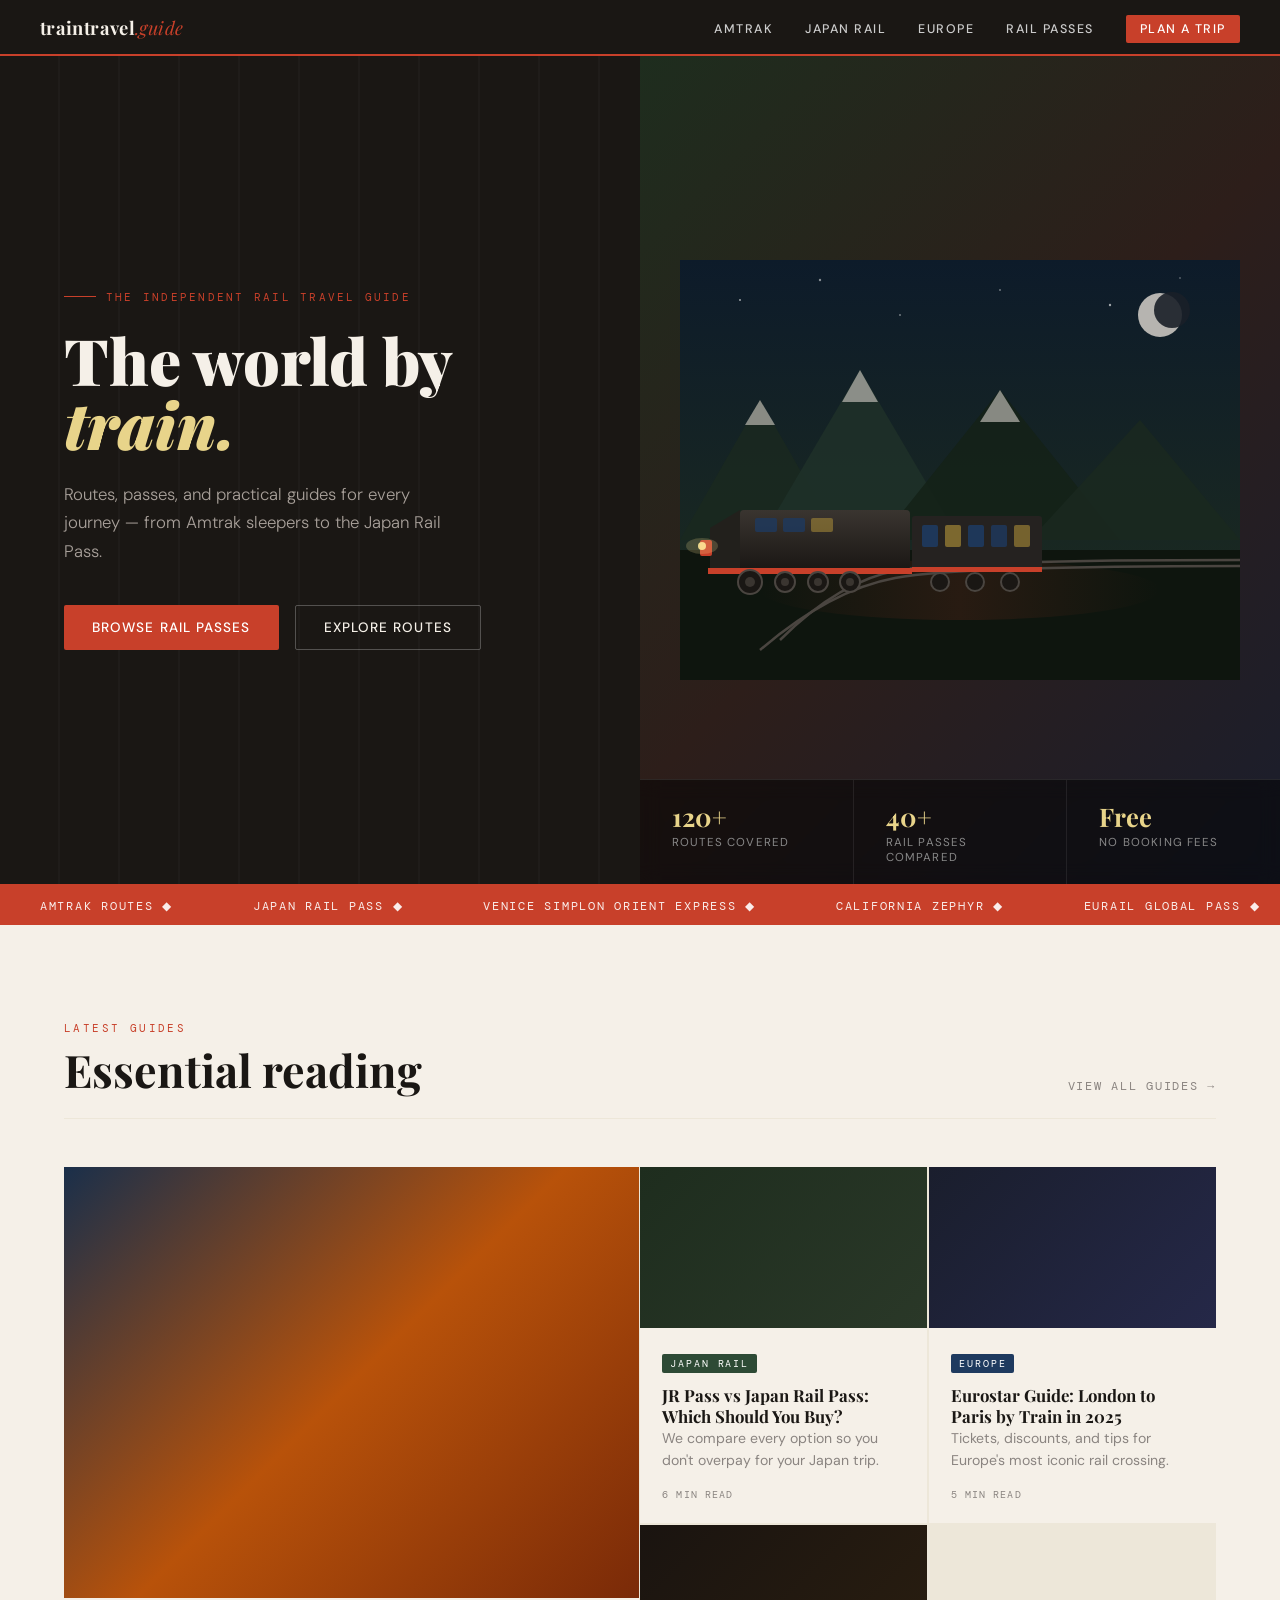
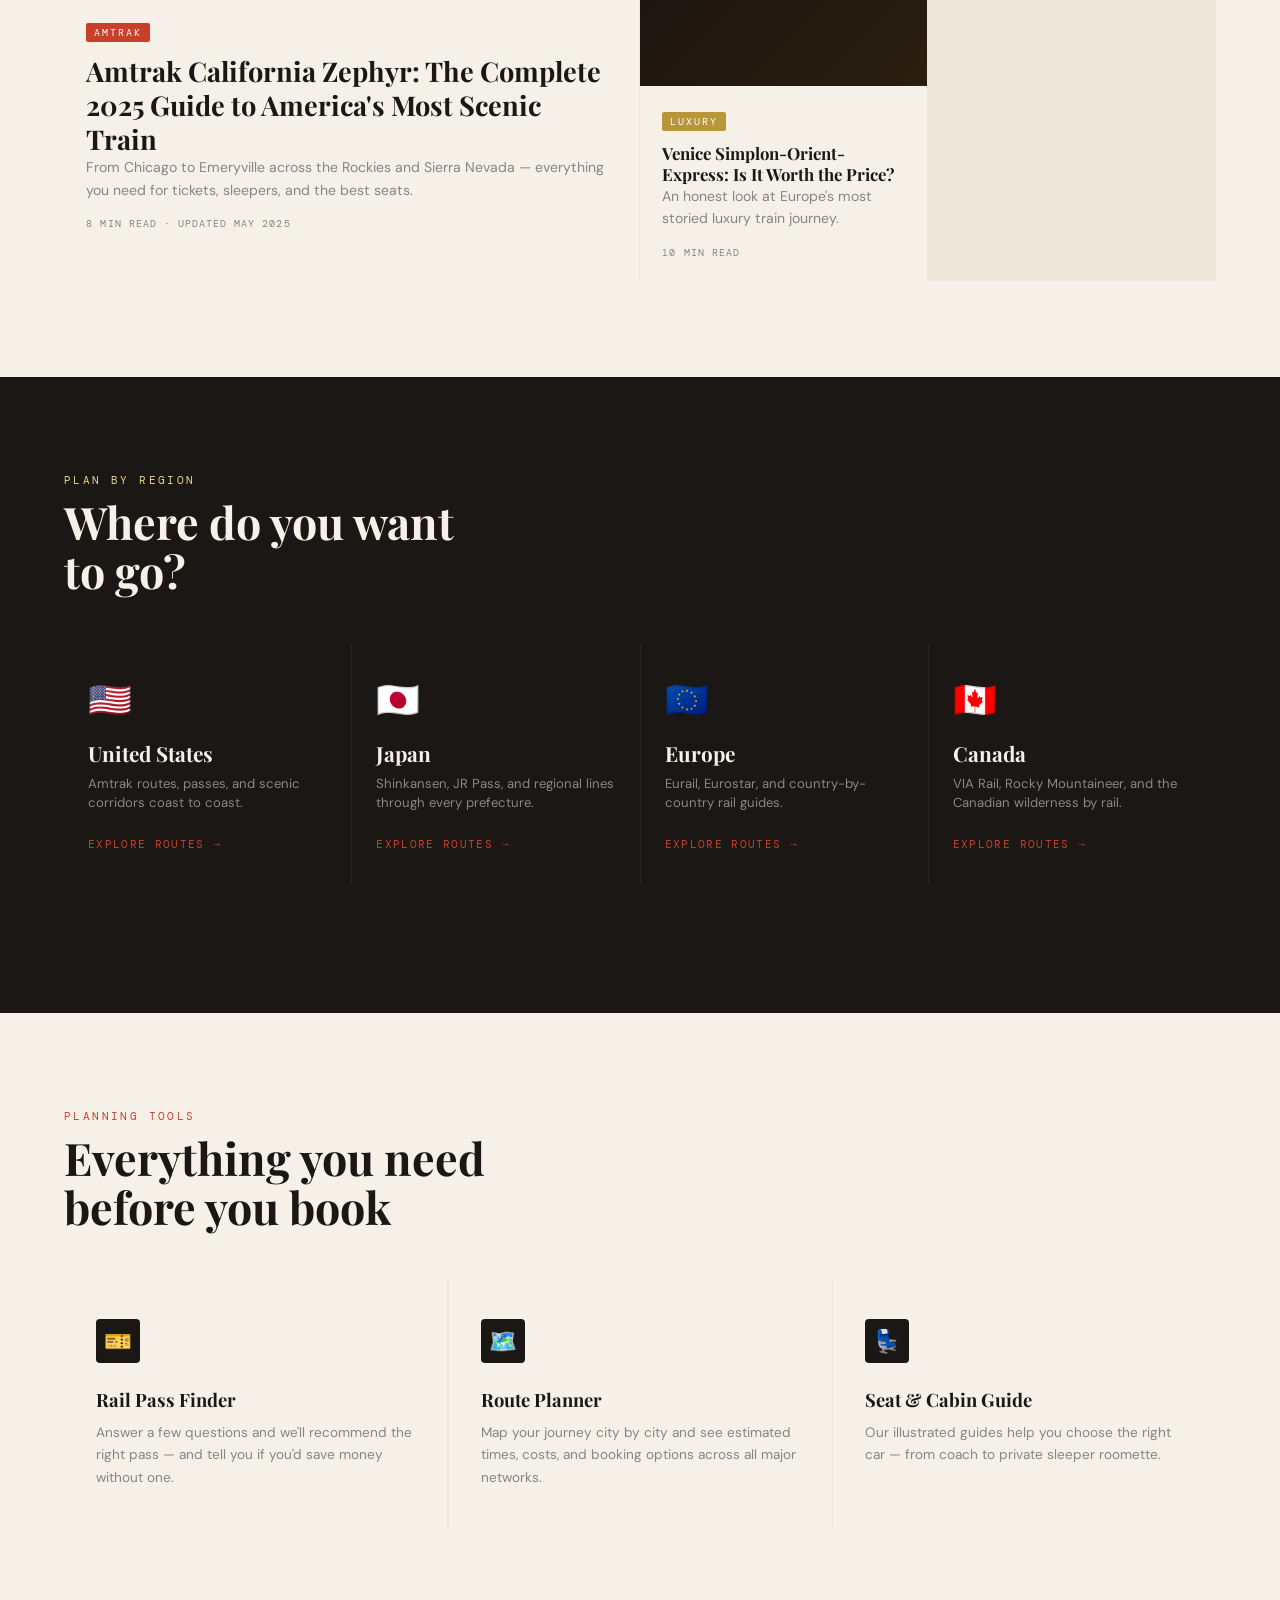
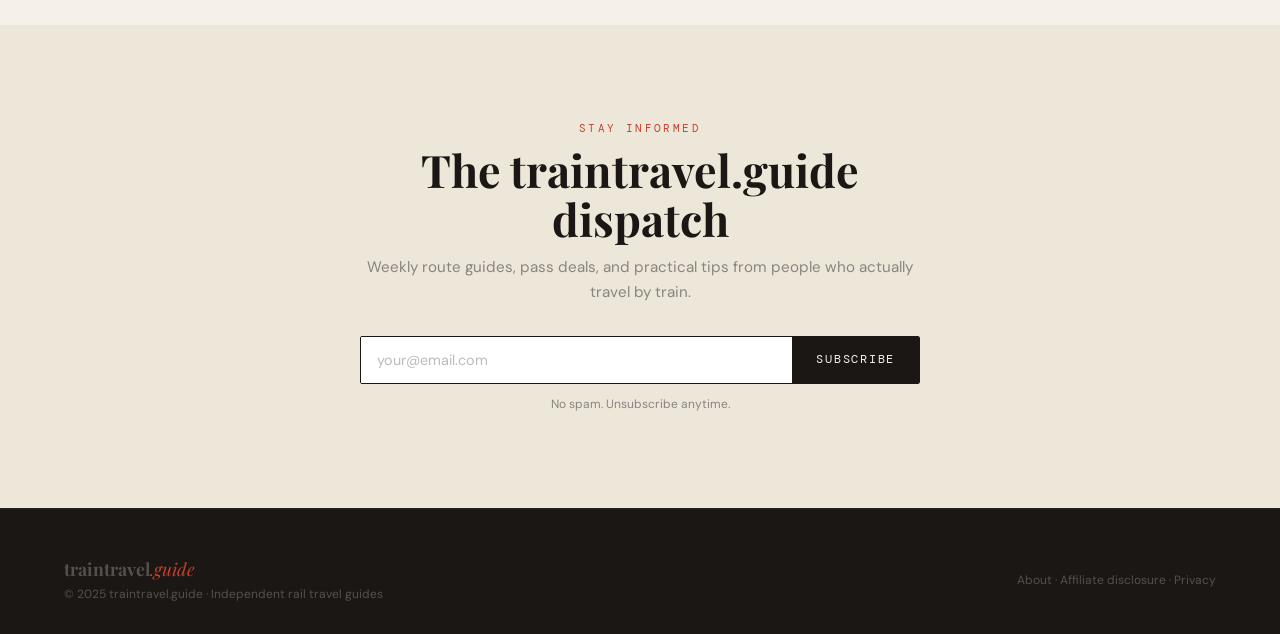
<file: index.html>
<!DOCTYPE html>
<html lang="en">
<head>
  <meta charset="UTF-8">
  <meta name="viewport" content="width=device-width, initial-scale=1.0">
  <title>traintravel.guide — Train Travel Routes, Rail Passes & Amtrak Guides</title>
  <meta name="description" content="Independent train travel guides for Amtrak, Japan Rail, and Europe. Compare rail passes, explore scenic routes, and book smarter.">
  <link rel="stylesheet" href="/css/style.css">
  <style>
    body { padding-top: 56px; }

    /* ── HERO ── */
    .hero {
      min-height: 92vh; background: var(--ink); position: relative;
      display: grid; grid-template-columns: 1fr 1fr; overflow: hidden;
    }
    .hero-tracks {
      position: absolute; inset: 0; pointer-events: none;
      background-image: repeating-linear-gradient(90deg, transparent, transparent 58px, rgba(255,255,255,0.025) 58px, rgba(255,255,255,0.025) 60px);
    }
    .hero-left { padding: 5rem 3rem 5rem 4rem; display: flex; flex-direction: column; justify-content: center; position: relative; z-index: 2; }
    .hero-eyebrow { font-family: var(--mono); font-size: 0.7rem; letter-spacing: 0.2em; text-transform: uppercase; color: var(--rail); margin-bottom: 1.5rem; display: flex; align-items: center; gap: 10px; }
    .hero-eyebrow::before { content: ''; display: block; width: 32px; height: 1px; background: var(--rail); }
    .hero-headline { font-family: var(--serif); font-size: clamp(3rem, 5vw, 5rem); font-weight: 900; line-height: 1.0; color: var(--cream); margin-bottom: 1.5rem; animation: fadeUp 0.9s ease both; }
    .hero-headline em { font-style: italic; color: var(--gold-light); display: block; }
    .hero-sub { font-size: 1.05rem; font-weight: 300; color: #a8a09a; line-height: 1.7; max-width: 400px; margin-bottom: 2.5rem; animation: fadeUp 0.9s 0.15s ease both; }
    .hero-actions { display: flex; gap: 1rem; flex-wrap: wrap; animation: fadeUp 0.9s 0.3s ease both; }
    .hero-right { position: relative; overflow: hidden; }
    .hero-image-bg { position: absolute; inset: 0; background: linear-gradient(135deg, #1e2d1e 0%, #2d1e1a 50%, #1a1e2d 100%); }
    .hero-illustration { position: absolute; inset: 0; display: flex; align-items: center; justify-content: center; }
    .hero-stat-bar { position: absolute; bottom: 0; left: 0; right: 0; background: rgba(0,0,0,0.5); backdrop-filter: blur(10px); display: flex; border-top: 1px solid rgba(255,255,255,0.1); }
    .hero-stat { flex: 1; padding: 1.2rem 2rem; border-right: 1px solid rgba(255,255,255,0.08); }
    .hero-stat:last-child { border-right: none; }
    .hero-stat-num { font-family: var(--serif); font-size: 1.6rem; font-weight: 700; color: var(--gold-light); display: block; }
    .hero-stat-label { font-size: 0.72rem; letter-spacing: 0.1em; text-transform: uppercase; color: #888; margin-top: 2px; display: block; }

    /* ── MARQUEE ── */
    .marquee-wrap { background: var(--rail); padding: 10px 0; overflow: hidden; white-space: nowrap; }
    .marquee-inner { display: inline-flex; animation: marquee 30s linear infinite; }
    .marquee-item { font-family: var(--mono); font-size: 0.72rem; letter-spacing: 0.15em; text-transform: uppercase; color: rgba(255,255,255,0.9); padding: 0 2.5rem; }

    /* ── FEATURED ── */
    .featured { padding: 6rem 4rem; max-width: 1300px; margin: 0 auto; }
    .featured-header { display: flex; justify-content: space-between; align-items: flex-end; margin-bottom: 3rem; padding-bottom: 1.5rem; border-bottom: 1px solid var(--cream-dark); }
    .featured-header a { font-family: var(--mono); font-size: 0.72rem; letter-spacing: 0.15em; text-transform: uppercase; color: var(--ink-muted); text-decoration: none; transition: color 0.2s; }
    .featured-header a:hover { color: var(--rail); }
    .featured-grid { display: grid; grid-template-columns: 2fr 1fr 1fr; grid-template-rows: auto auto; gap: 1.5px; background: var(--cream-dark); }
    .card-lead { grid-row: 1 / 3; }
    .card-img { width: 100%; aspect-ratio: 16/10; background: #2a2520; overflow: hidden; }
    .card-lead .card-img { aspect-ratio: 4/3; }
    .card-body { padding: 1.4rem; }
    .card-lead .card-title { font-size: 1.7rem; }
    .card .card-title { font-size: 1.05rem; }

    /* ── DESTINATIONS ── */
    .destinations { background: var(--ink); padding: 6rem 4rem; }
    .destinations-inner { max-width: 1300px; margin: 0 auto; }
    .destinations .section-label { color: var(--gold-light); }
    .destinations .section-title { color: var(--cream); margin-bottom: 3rem; }
    .dest-grid { display: grid; grid-template-columns: repeat(4, 1fr); gap: 1px; background: rgba(255,255,255,0.06); margin-bottom: 2rem; }
    .dest-card { background: var(--ink); padding: 2rem 1.5rem; cursor: pointer; text-decoration: none; display: block; border-top: 2px solid transparent; transition: background 0.25s, border-color 0.25s; }
    .dest-card:hover { background: #24201d; border-top-color: var(--rail); }
    .dest-card:hover .dest-arrow { transform: translate(3px, -3px); }
    .dest-flag { font-size: 2.2rem; margin-bottom: 1rem; display: block; }
    .dest-name { font-family: var(--serif); font-size: 1.3rem; font-weight: 700; color: var(--cream); margin-bottom: 0.4rem; }
    .dest-desc { font-size: 0.82rem; color: #888; line-height: 1.5; margin-bottom: 1.2rem; }
    .dest-arrow { font-family: var(--mono); font-size: 0.7rem; letter-spacing: 0.12em; text-transform: uppercase; color: var(--rail); transition: transform 0.2s; display: inline-block; }

    /* ── TOOLS ── */
    .tools { padding: 6rem 4rem; max-width: 1300px; margin: 0 auto; }
    .tools-grid { display: grid; grid-template-columns: repeat(3, 1fr); gap: 1.5px; background: var(--cream-dark); margin-top: 3rem; }
    .tool-card { background: var(--cream); padding: 2.5rem 2rem; text-decoration: none; position: relative; overflow: hidden; transition: background 0.2s; }
    .tool-card::after { content: ''; position: absolute; bottom: 0; left: 0; right: 0; height: 3px; background: var(--rail); transform: scaleX(0); transform-origin: left; transition: transform 0.3s ease; }
    .tool-card:hover { background: white; }
    .tool-card:hover::after { transform: scaleX(1); }
    .tool-icon { width: 44px; height: 44px; background: var(--ink); border-radius: 4px; display: flex; align-items: center; justify-content: center; margin-bottom: 1.5rem; font-size: 1.4rem; }
    .tool-title { font-family: var(--serif); font-size: 1.15rem; font-weight: 700; color: var(--ink); margin-bottom: 0.6rem; }
    .tool-desc { font-size: 0.85rem; color: var(--ink-muted); line-height: 1.65; }

    /* ── NEWSLETTER ── */
    .newsletter { padding: 6rem 4rem; background: var(--cream-dark); text-align: center; }
    .newsletter-inner { max-width: 560px; margin: 0 auto; }
    .newsletter .section-title { margin-bottom: 0.75rem; }
    .newsletter-sub { color: var(--ink-muted); font-size: 0.95rem; line-height: 1.6; margin-bottom: 2rem; }
    .newsletter-form { display: flex; border: 1.5px solid var(--ink); border-radius: 2px; overflow: hidden; }
    .newsletter-form input { flex: 1; padding: 14px 16px; font-family: var(--sans); font-size: 0.9rem; border: none; background: white; color: var(--ink); outline: none; }
    .newsletter-form input::placeholder { color: #bbb; }
    .newsletter-form button { padding: 14px 24px; background: var(--ink); color: var(--cream); font-family: var(--mono); font-size: 0.72rem; letter-spacing: 0.15em; text-transform: uppercase; border: none; cursor: pointer; transition: background 0.2s; white-space: nowrap; }
    .newsletter-form button:hover { background: var(--rail); }
  </style>
</head>
<body>

  <!-- NAV (injected by JS) -->
  <div id="nav-placeholder"></div>

  <!-- HERO -->
  <section class="hero">
    <div class="hero-tracks"></div>
    <div class="hero-left">
      <div class="hero-eyebrow">The independent rail travel guide</div>
      <h1 class="hero-headline">The world by<br><em>train.</em></h1>
      <p class="hero-sub">Routes, passes, and practical guides for every journey — from Amtrak sleepers to the Japan Rail Pass.</p>
      <div class="hero-actions">
        <a href="/passes/" class="btn-primary">Browse Rail Passes</a>
        <a href="/amtrak/" class="btn-ghost">Explore Routes</a>
      </div>
    </div>
    <div class="hero-right">
      <div class="hero-image-bg"></div>
      <div class="hero-illustration">
        <svg viewBox="0 0 560 420" xmlns="http://www.w3.org/2000/svg" style="width:100%;height:100%;max-width:560px">
          <defs>
            <linearGradient id="skyG" x1="0" y1="0" x2="0" y2="1">
              <stop offset="0%" stop-color="#0d1b2a"/><stop offset="100%" stop-color="#1e2d1e"/>
            </linearGradient>
            <linearGradient id="trainG" x1="0" y1="0" x2="0" y2="1">
              <stop offset="0%" stop-color="#3a3530"/><stop offset="100%" stop-color="#1a1714"/>
            </linearGradient>
            <linearGradient id="glowG" x1="0" y1="0" x2="1" y2="0">
              <stop offset="0%" stop-color="rgba(200,64,42,0)"/>
              <stop offset="50%" stop-color="rgba(200,64,42,0.35)"/>
              <stop offset="100%" stop-color="rgba(200,64,42,0)"/>
            </linearGradient>
          </defs>
          <rect width="560" height="420" fill="url(#skyG)"/>
          <circle cx="60" cy="40" r="1" fill="white" opacity="0.6"/><circle cx="140" cy="20" r="1.2" fill="white" opacity="0.5"/><circle cx="220" cy="55" r="0.8" fill="white" opacity="0.7"/><circle cx="320" cy="30" r="1" fill="white" opacity="0.4"/><circle cx="430" cy="45" r="1.2" fill="white" opacity="0.6"/><circle cx="500" cy="18" r="0.8" fill="white" opacity="0.5"/>
          <polygon points="0,280 80,140 160,280" fill="#1a2820" opacity="0.9"/>
          <polygon points="80,280 180,110 280,280" fill="#1e3028" opacity="0.9"/>
          <polygon points="200,280 320,130 440,280" fill="#152218" opacity="0.9"/>
          <polygon points="350,280 460,160 560,280" fill="#1a2820" opacity="0.9"/>
          <polygon points="80,140 95,165 65,165" fill="#d4cfc8" opacity="0.6"/>
          <polygon points="180,110 198,142 162,142" fill="#d4cfc8" opacity="0.6"/>
          <polygon points="320,130 340,162 300,162" fill="#d4cfc8" opacity="0.6"/>
          <rect x="0" y="290" width="560" height="130" fill="#0e150e"/>
          <ellipse cx="280" cy="330" rx="200" ry="30" fill="url(#glowG)" opacity="0.4"/>
          <path d="M 100 380 Q 160 320 220 310 Q 280 300 560 300" stroke="#4a4540" stroke-width="2.5" fill="none"/>
          <path d="M 80 390 Q 150 330 215 318 Q 280 306 560 306" stroke="#4a4540" stroke-width="2.5" fill="none"/>
          <rect x="60" y="250" width="170" height="60" rx="4" fill="url(#trainG)"/>
          <path d="M 60,250 L 30,268 L 30,310 L 60,310 Z" fill="#22201c"/>
          <rect x="20" y="280" width="12" height="16" rx="2" fill="#c8402a"/>
          <circle cx="22" cy="286" r="4" fill="#ffe896" opacity="0.9"/>
          <ellipse cx="22" cy="286" rx="16" ry="8" fill="rgba(255,230,150,0.2)"/>
          <rect x="75" y="258" width="22" height="14" rx="2" fill="#1e3a5f" opacity="0.8"/>
          <rect x="103" y="258" width="22" height="14" rx="2" fill="#1e3a5f" opacity="0.8"/>
          <rect x="131" y="258" width="22" height="14" rx="2" fill="#b8973a" opacity="0.5"/>
          <rect x="28" y="308" width="204" height="6" fill="#c8402a"/>
          <circle cx="70" cy="322" r="12" fill="#1a1714" stroke="#4a4540" stroke-width="2"/><circle cx="70" cy="322" r="5" fill="#3a3530"/>
          <circle cx="105" cy="322" r="10" fill="#1a1714" stroke="#4a4540" stroke-width="2"/><circle cx="105" cy="322" r="4" fill="#3a3530"/>
          <circle cx="138" cy="322" r="10" fill="#1a1714" stroke="#4a4540" stroke-width="2"/><circle cx="138" cy="322" r="4" fill="#3a3530"/>
          <circle cx="170" cy="322" r="10" fill="#1a1714" stroke="#4a4540" stroke-width="2"/><circle cx="170" cy="322" r="4" fill="#3a3530"/>
          <rect x="232" y="256" width="130" height="54" rx="3" fill="#252220"/>
          <rect x="232" y="307" width="130" height="5" fill="#c8402a"/>
          <rect x="242" y="265" width="16" height="22" rx="2" fill="#1e3a5f" opacity="0.9"/>
          <rect x="265" y="265" width="16" height="22" rx="2" fill="#b8973a" opacity="0.6"/>
          <rect x="288" y="265" width="16" height="22" rx="2" fill="#1e3a5f" opacity="0.9"/>
          <rect x="311" y="265" width="16" height="22" rx="2" fill="#1e3a5f" opacity="0.8"/>
          <rect x="334" y="265" width="16" height="22" rx="2" fill="#b8973a" opacity="0.55"/>
          <circle cx="260" cy="322" r="9" fill="#1a1714" stroke="#4a4540" stroke-width="2"/><circle cx="295" cy="322" r="9" fill="#1a1714" stroke="#4a4540" stroke-width="2"/><circle cx="330" cy="322" r="9" fill="#1a1714" stroke="#4a4540" stroke-width="2"/>
          <circle cx="480" cy="55" r="22" fill="#d4cfc8" opacity="0.85"/>
          <circle cx="492" cy="50" r="18" fill="#1a2028" opacity="0.9"/>
        </svg>
      </div>
      <div class="hero-stat-bar">
        <div class="hero-stat"><span class="hero-stat-num">120+</span><span class="hero-stat-label">Routes covered</span></div>
        <div class="hero-stat"><span class="hero-stat-num">40+</span><span class="hero-stat-label">Rail passes compared</span></div>
        <div class="hero-stat"><span class="hero-stat-num">Free</span><span class="hero-stat-label">No booking fees</span></div>
      </div>
    </div>
  </section>

  <!-- MARQUEE -->
  <div class="marquee-wrap" aria-hidden="true">
    <div class="marquee-inner">
      <span class="marquee-item">Amtrak Routes ◆</span><span class="marquee-item">Japan Rail Pass ◆</span><span class="marquee-item">Venice Simplon Orient Express ◆</span><span class="marquee-item">California Zephyr ◆</span><span class="marquee-item">Eurail Global Pass ◆</span><span class="marquee-item">Coast Starlight ◆</span><span class="marquee-item">Rocky Mountaineer ◆</span><span class="marquee-item">Swiss Travel Pass ◆</span>
      <span class="marquee-item">Amtrak Routes ◆</span><span class="marquee-item">Japan Rail Pass ◆</span><span class="marquee-item">Venice Simplon Orient Express ◆</span><span class="marquee-item">California Zephyr ◆</span><span class="marquee-item">Eurail Global Pass ◆</span><span class="marquee-item">Coast Starlight ◆</span><span class="marquee-item">Rocky Mountaineer ◆</span><span class="marquee-item">Swiss Travel Pass ◆</span>
    </div>
  </div>

  <!-- FEATURED ARTICLES -->
  <section class="featured fade-in">
    <div class="featured-header">
      <div><p class="section-label">Latest guides</p><h2 class="section-title">Essential reading</h2></div>
      <a href="/amtrak/">View all guides →</a>
    </div>
    <div class="featured-grid">
      <article class="card card-lead">
        <div class="card-img" style="background:linear-gradient(135deg,#1a2f4a,#b8520a,#7a2a08)"></div>
        <div class="card-body">
          <span class="card-tag">Amtrak</span>
          <a href="/amtrak/california-zephyr.html" class="card-title" style="font-size:1.7rem">Amtrak California Zephyr: The Complete 2025 Guide to America's Most Scenic Train</a>
          <p class="card-excerpt">From Chicago to Emeryville across the Rockies and Sierra Nevada — everything you need for tickets, sleepers, and the best seats.</p>
          <div class="card-meta">8 min read · Updated May 2025</div>
        </div>
      </article>
      <article class="card">
        <div class="card-img" style="aspect-ratio:16/9;background:linear-gradient(135deg,#1e2d1e,#2a3828)"></div>
        <div class="card-body">
          <span class="card-tag forest">Japan Rail</span>
          <a href="/japan/" class="card-title">JR Pass vs Japan Rail Pass: Which Should You Buy?</a>
          <p class="card-excerpt">We compare every option so you don't overpay for your Japan trip.</p>
          <div class="card-meta">6 min read</div>
        </div>
      </article>
      <article class="card">
        <div class="card-img" style="aspect-ratio:16/9;background:linear-gradient(135deg,#1a1e2d,#252848)"></div>
        <div class="card-body">
          <span class="card-tag sky">Europe</span>
          <a href="/europe/" class="card-title">Eurostar Guide: London to Paris by Train in 2025</a>
          <p class="card-excerpt">Tickets, discounts, and tips for Europe's most iconic rail crossing.</p>
          <div class="card-meta">5 min read</div>
        </div>
      </article>
      <article class="card">
        <div class="card-img" style="aspect-ratio:16/9;background:linear-gradient(135deg,#1a1410,#2a1e10)"></div>
        <div class="card-body">
          <span class="card-tag gold">Luxury</span>
          <a href="/europe/" class="card-title">Venice Simplon-Orient-Express: Is It Worth the Price?</a>
          <p class="card-excerpt">An honest look at Europe's most storied luxury train journey.</p>
          <div class="card-meta">10 min read</div>
        </div>
      </article>
    </div>
  </section>

  <!-- DESTINATIONS -->
  <section class="destinations fade-in">
    <div class="destinations-inner">
      <p class="section-label">Plan by region</p>
      <h2 class="section-title" style="max-width:420px">Where do you want to go?</h2>
      <div class="dest-grid">
        <a href="/amtrak/" class="dest-card"><span class="dest-flag">🇺🇸</span><div class="dest-name">United States</div><div class="dest-desc">Amtrak routes, passes, and scenic corridors coast to coast.</div><span class="dest-arrow">Explore routes →</span></a>
        <a href="/japan/" class="dest-card"><span class="dest-flag">🇯🇵</span><div class="dest-name">Japan</div><div class="dest-desc">Shinkansen, JR Pass, and regional lines through every prefecture.</div><span class="dest-arrow">Explore routes →</span></a>
        <a href="/europe/" class="dest-card"><span class="dest-flag">🇪🇺</span><div class="dest-name">Europe</div><div class="dest-desc">Eurail, Eurostar, and country-by-country rail guides.</div><span class="dest-arrow">Explore routes →</span></a>
        <a href="/europe/" class="dest-card"><span class="dest-flag">🇨🇦</span><div class="dest-name">Canada</div><div class="dest-desc">VIA Rail, Rocky Mountaineer, and the Canadian wilderness by rail.</div><span class="dest-arrow">Explore routes →</span></a>
      </div>
    </div>
  </section>

  <!-- TOOLS -->
  <section class="tools fade-in">
    <p class="section-label">Planning tools</p>
    <h2 class="section-title">Everything you need<br>before you book</h2>
    <div class="tools-grid">
      <a href="/passes/" class="tool-card"><div class="tool-icon">🎫</div><div class="tool-title">Rail Pass Finder</div><div class="tool-desc">Answer a few questions and we'll recommend the right pass — and tell you if you'd save money without one.</div></a>
      <a href="/passes/" class="tool-card"><div class="tool-icon">🗺️</div><div class="tool-title">Route Planner</div><div class="tool-desc">Map your journey city by city and see estimated times, costs, and booking options across all major networks.</div></a>
      <a href="/amtrak/california-zephyr.html" class="tool-card"><div class="tool-icon">💺</div><div class="tool-title">Seat & Cabin Guide</div><div class="tool-desc">Our illustrated guides help you choose the right car — from coach to private sleeper roomette.</div></a>
    </div>
  </section>

  <!-- NEWSLETTER -->
  <section class="newsletter fade-in">
    <div class="newsletter-inner">
      <p class="section-label">Stay informed</p>
      <h2 class="section-title">The traintravel.guide dispatch</h2>
      <p class="newsletter-sub">Weekly route guides, pass deals, and practical tips from people who actually travel by train.</p>
      <div class="newsletter-form">
        <input type="email" placeholder="your@email.com" aria-label="Email address">
        <button type="button">Subscribe</button>
      </div>
      <p style="font-size:0.75rem;color:var(--ink-muted);margin-top:0.75rem;">No spam. Unsubscribe anytime.</p>
    </div>
  </section>

  <!-- FOOTER (injected by JS) -->
  <div id="footer-placeholder"></div>

  <script src="/js/main.js"></script>
</body>
</html>
</file>
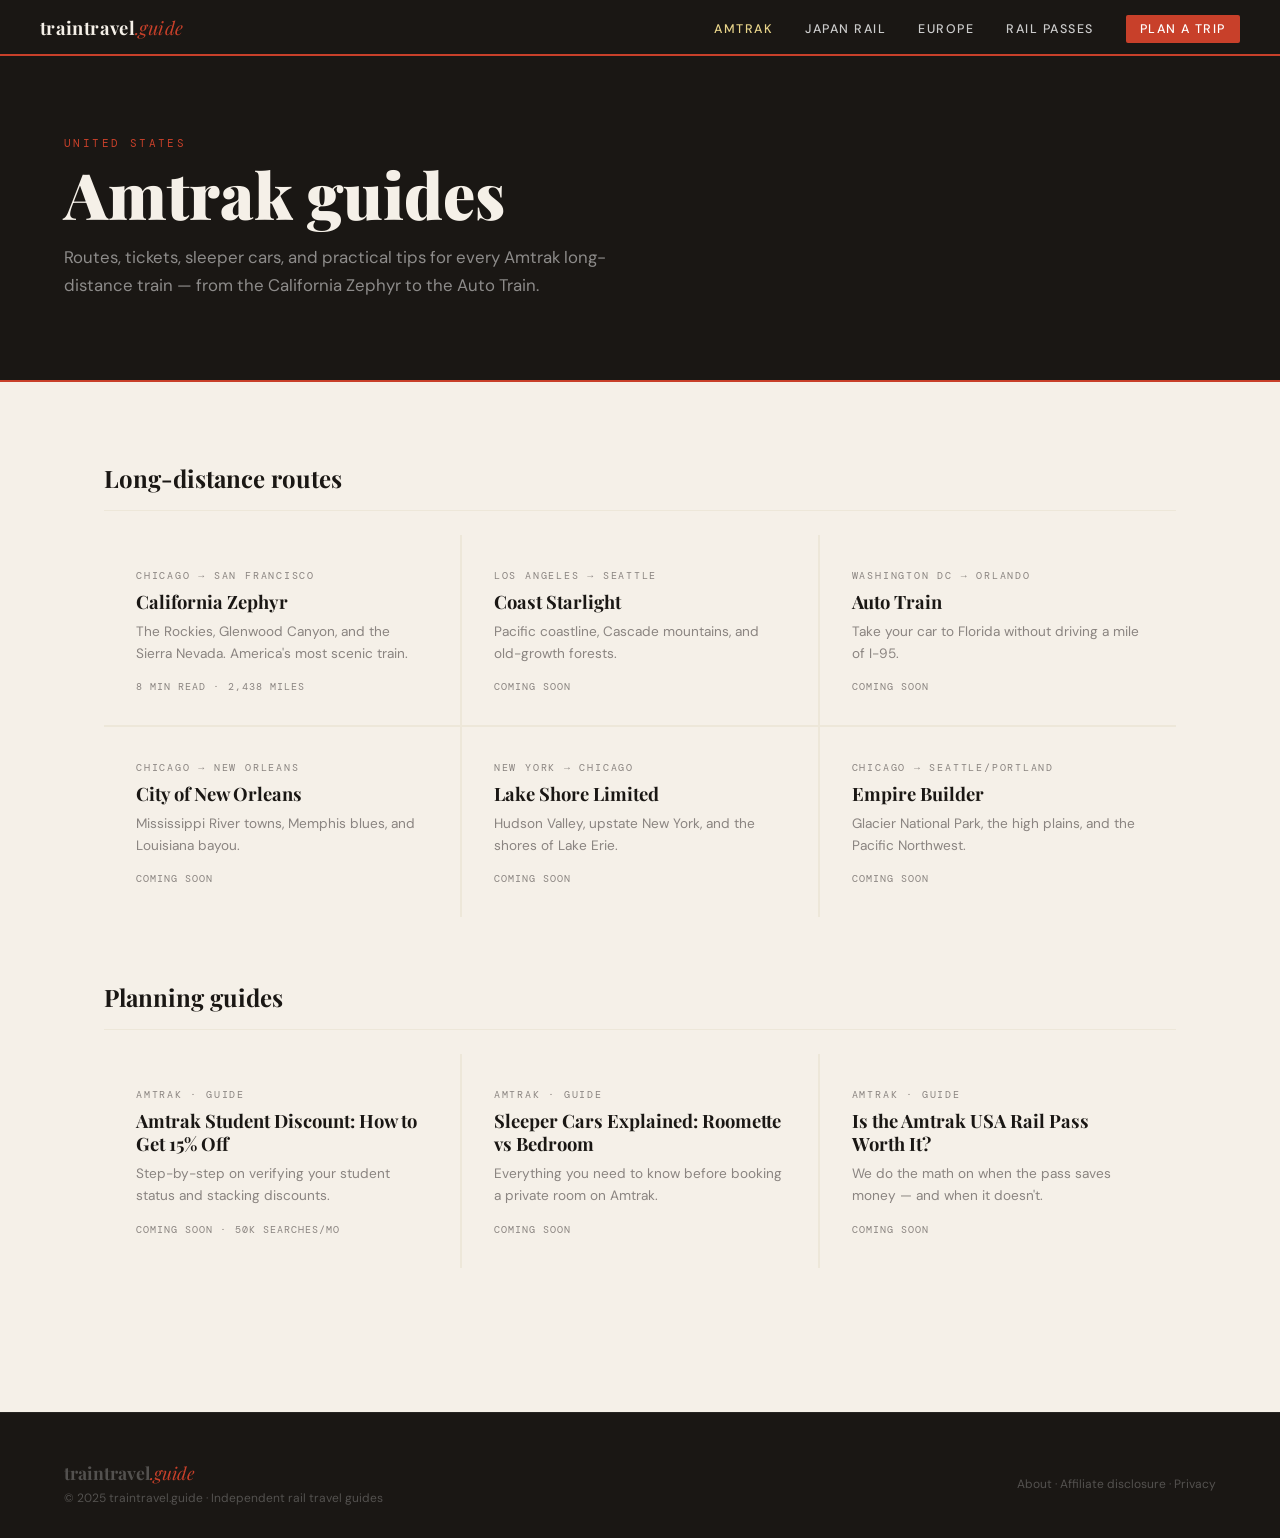
<file: amtrak/index.html>
<!doctype html>
<html lang="en">
  <head>
    <meta charset="UTF-8" />
    <meta name="viewport" content="width=device-width, initial-scale=1.0" />
    <title>Amtrak Guides: Routes, Tickets & Tips — traintravel.guide</title>
    <meta
      name="description"
      content="Complete guides to every major Amtrak route — California Zephyr, Coast Starlight, Auto Train, sleeper cars, and how to save on tickets."
    />
    <link rel="stylesheet" href="/css/style.css" />
    <style>
      body {
        padding-top: 56px;
      }
      .hub-hero {
        background: var(--ink);
        padding: 5rem 4rem;
        border-bottom: 2px solid var(--rail);
      }
      .hub-hero-inner {
        max-width: 800px;
      }
      .hub-hero .section-label {
        color: var(--rail);
      }
      .hub-title {
        font-family: var(--serif);
        font-size: clamp(2.5rem, 5vw, 4rem);
        font-weight: 900;
        color: var(--cream);
        line-height: 1.05;
        margin-bottom: 1rem;
        animation: fadeUp 0.8s ease both;
      }
      .hub-subtitle {
        font-size: 1.05rem;
        color: rgba(255, 255, 255, 0.5);
        line-height: 1.7;
        max-width: 560px;
        animation: fadeUp 0.8s 0.1s ease both;
      }
      .hub-body {
        max-width: 1200px;
        margin: 0 auto;
        padding: 5rem 4rem;
      }
      .hub-grid {
        display: grid;
        grid-template-columns: repeat(3, 1fr);
        gap: 1.5px;
        background: var(--cream-dark);
        margin-bottom: 4rem;
      }
      .hub-card {
        background: var(--cream);
        padding: 2rem;
        text-decoration: none;
        display: block;
        transition: background 0.2s;
        border-top: 2px solid transparent;
      }
      .hub-card:hover {
        background: white;
        border-top-color: var(--rail);
      }
      .hub-card-label {
        font-family: var(--mono);
        font-size: 0.62rem;
        letter-spacing: 0.18em;
        text-transform: uppercase;
        color: var(--ink-muted);
        margin-bottom: 0.5rem;
      }
      .hub-card-title {
        font-family: var(--serif);
        font-size: 1.15rem;
        font-weight: 700;
        color: var(--ink);
        margin-bottom: 0.5rem;
        line-height: 1.25;
      }
      .hub-card-desc {
        font-size: 0.85rem;
        color: var(--ink-muted);
        line-height: 1.6;
        margin-bottom: 1rem;
      }
      .hub-card-meta {
        font-family: var(--mono);
        font-size: 0.65rem;
        letter-spacing: 0.1em;
        text-transform: uppercase;
        color: var(--ink-muted);
      }
      .hub-section-title {
        font-family: var(--serif);
        font-size: 1.5rem;
        font-weight: 700;
        color: var(--ink);
        margin-bottom: 1.5rem;
        padding-bottom: 1rem;
        border-bottom: 1px solid var(--cream-dark);
      }
    </style>
  </head>
  <body>
    <div id="nav-placeholder"></div>

    <header class="hub-hero">
      <div class="hub-hero-inner">
        <p class="section-label">United States</p>
        <h1 class="hub-title">Amtrak guides</h1>
        <p class="hub-subtitle">
          Routes, tickets, sleeper cars, and practical tips for every Amtrak
          long-distance train — from the California Zephyr to the Auto Train.
        </p>
      </div>
    </header>

    <div class="hub-body">
      <h2 class="hub-section-title">Long-distance routes</h2>
      <div class="hub-grid fade-in">
        <a href="/amtrak/california-zephyr.html" class="hub-card">
          <div class="hub-card-label">Chicago → San Francisco</div>
          <div class="hub-card-title">California Zephyr</div>
          <div class="hub-card-desc">
            The Rockies, Glenwood Canyon, and the Sierra Nevada. America's most
            scenic train.
          </div>
          <div class="hub-card-meta">8 min read · 2,438 miles</div>
        </a>
        <a href="#" class="hub-card">
          <div class="hub-card-label">Los Angeles → Seattle</div>
          <div class="hub-card-title">Coast Starlight</div>
          <div class="hub-card-desc">
            Pacific coastline, Cascade mountains, and old-growth forests.
          </div>
          <div class="hub-card-meta">Coming soon</div>
        </a>
        <a href="#" class="hub-card">
          <div class="hub-card-label">Washington DC → Orlando</div>
          <div class="hub-card-title">Auto Train</div>
          <div class="hub-card-desc">
            Take your car to Florida without driving a mile of I-95.
          </div>
          <div class="hub-card-meta">Coming soon</div>
        </a>
        <a href="#" class="hub-card">
          <div class="hub-card-label">Chicago → New Orleans</div>
          <div class="hub-card-title">City of New Orleans</div>
          <div class="hub-card-desc">
            Mississippi River towns, Memphis blues, and Louisiana bayou.
          </div>
          <div class="hub-card-meta">Coming soon</div>
        </a>
        <a href="#" class="hub-card">
          <div class="hub-card-label">New York → Chicago</div>
          <div class="hub-card-title">Lake Shore Limited</div>
          <div class="hub-card-desc">
            Hudson Valley, upstate New York, and the shores of Lake Erie.
          </div>
          <div class="hub-card-meta">Coming soon</div>
        </a>
        <a href="#" class="hub-card">
          <div class="hub-card-label">Chicago → Seattle/Portland</div>
          <div class="hub-card-title">Empire Builder</div>
          <div class="hub-card-desc">
            Glacier National Park, the high plains, and the Pacific Northwest.
          </div>
          <div class="hub-card-meta">Coming soon</div>
        </a>
      </div>

      <h2 class="hub-section-title">Planning guides</h2>
      <div class="hub-grid fade-in">
        <a href="/amtrak/student-discount.html" class="hub-card">
          <div class="hub-card-label">Amtrak · Guide</div>
          <div class="hub-card-title">
            Amtrak Student Discount: How to Get 15% Off
          </div>
          <div class="hub-card-desc">
            Step-by-step on verifying your student status and stacking
            discounts.
          </div>
          <div class="hub-card-meta">Coming soon · 50k searches/mo</div>
        </a>
        <a href="#" class="hub-card">
          <div class="hub-card-label">Amtrak · Guide</div>
          <div class="hub-card-title">
            Sleeper Cars Explained: Roomette vs Bedroom
          </div>
          <div class="hub-card-desc">
            Everything you need to know before booking a private room on Amtrak.
          </div>
          <div class="hub-card-meta">Coming soon</div>
        </a>
        <a href="#" class="hub-card">
          <div class="hub-card-label">Amtrak · Guide</div>
          <div class="hub-card-title">
            Is the Amtrak USA Rail Pass Worth It?
          </div>
          <div class="hub-card-desc">
            We do the math on when the pass saves money — and when it doesn't.
          </div>
          <div class="hub-card-meta">Coming soon</div>
        </a>
      </div>
    </div>

    <div id="footer-placeholder"></div>
    <script src="/js/main.js"></script>
  </body>
</html>
</file>
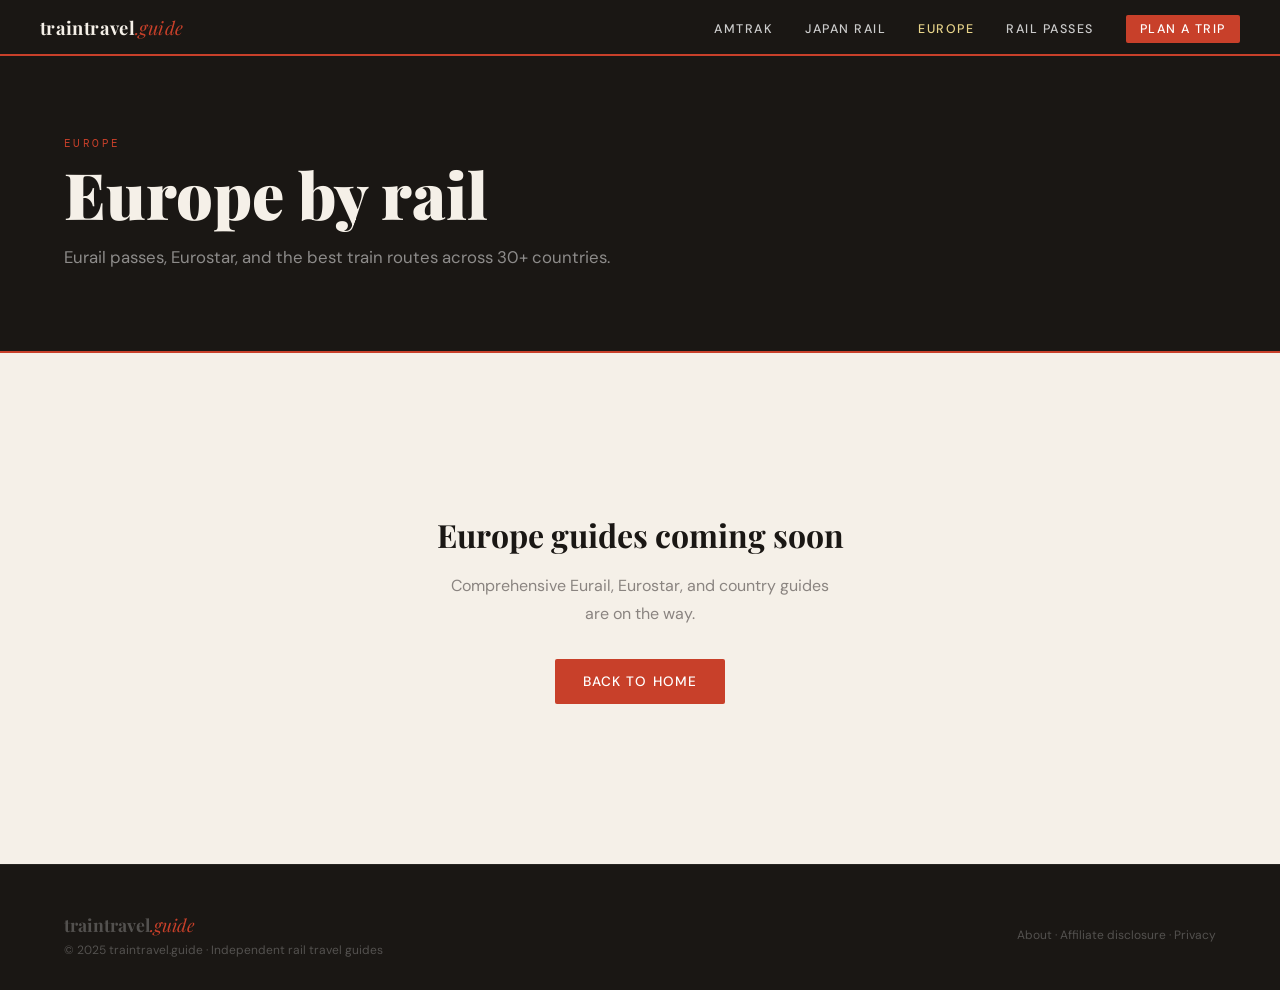
<file: europe/index.html>
<!DOCTYPE html>
<html lang="en">
<head>
  <meta charset="UTF-8"><meta name="viewport" content="width=device-width, initial-scale=1.0">
  <title>Europe by Rail — traintravel.guide</title>
  <meta name="description" content="Eurail passes, Eurostar, and the best train routes across Europe.">
  <link rel="stylesheet" href="/css/style.css">
  <style>body{padding-top:56px}.hub-hero{background:var(--ink);padding:5rem 4rem;border-bottom:2px solid var(--rail)}.hub-title{font-family:var(--serif);font-size:clamp(2.5rem,5vw,4rem);font-weight:900;color:var(--cream);line-height:1.05;margin-bottom:1rem;animation:fadeUp 0.8s ease both}.hub-subtitle{font-size:1.05rem;color:rgba(255,255,255,0.5);line-height:1.7;max-width:560px}.hub-body{max-width:1200px;margin:0 auto;padding:5rem 4rem}.coming-soon{text-align:center;padding:5rem 2rem}.coming-soon h2{font-family:var(--serif);font-size:2rem;font-weight:700;margin-bottom:1rem}.coming-soon p{color:var(--ink-muted);font-size:1rem;max-width:400px;margin:0 auto 2rem;line-height:1.7}</style>
</head>
<body>
  <div id="nav-placeholder"></div>
  <header class="hub-hero"><p class="section-label">Europe</p><h1 class="hub-title">Europe by rail</h1><p class="hub-subtitle">Eurail passes, Eurostar, and the best train routes across 30+ countries.</p></header>
  <div class="hub-body"><div class="coming-soon fade-in"><h2>Europe guides coming soon</h2><p>Comprehensive Eurail, Eurostar, and country guides are on the way.</p><a href="/" class="btn-primary">Back to home</a></div></div>
  <div id="footer-placeholder"></div>
  <script src="/js/main.js"></script>
</body>
</html>
</file>
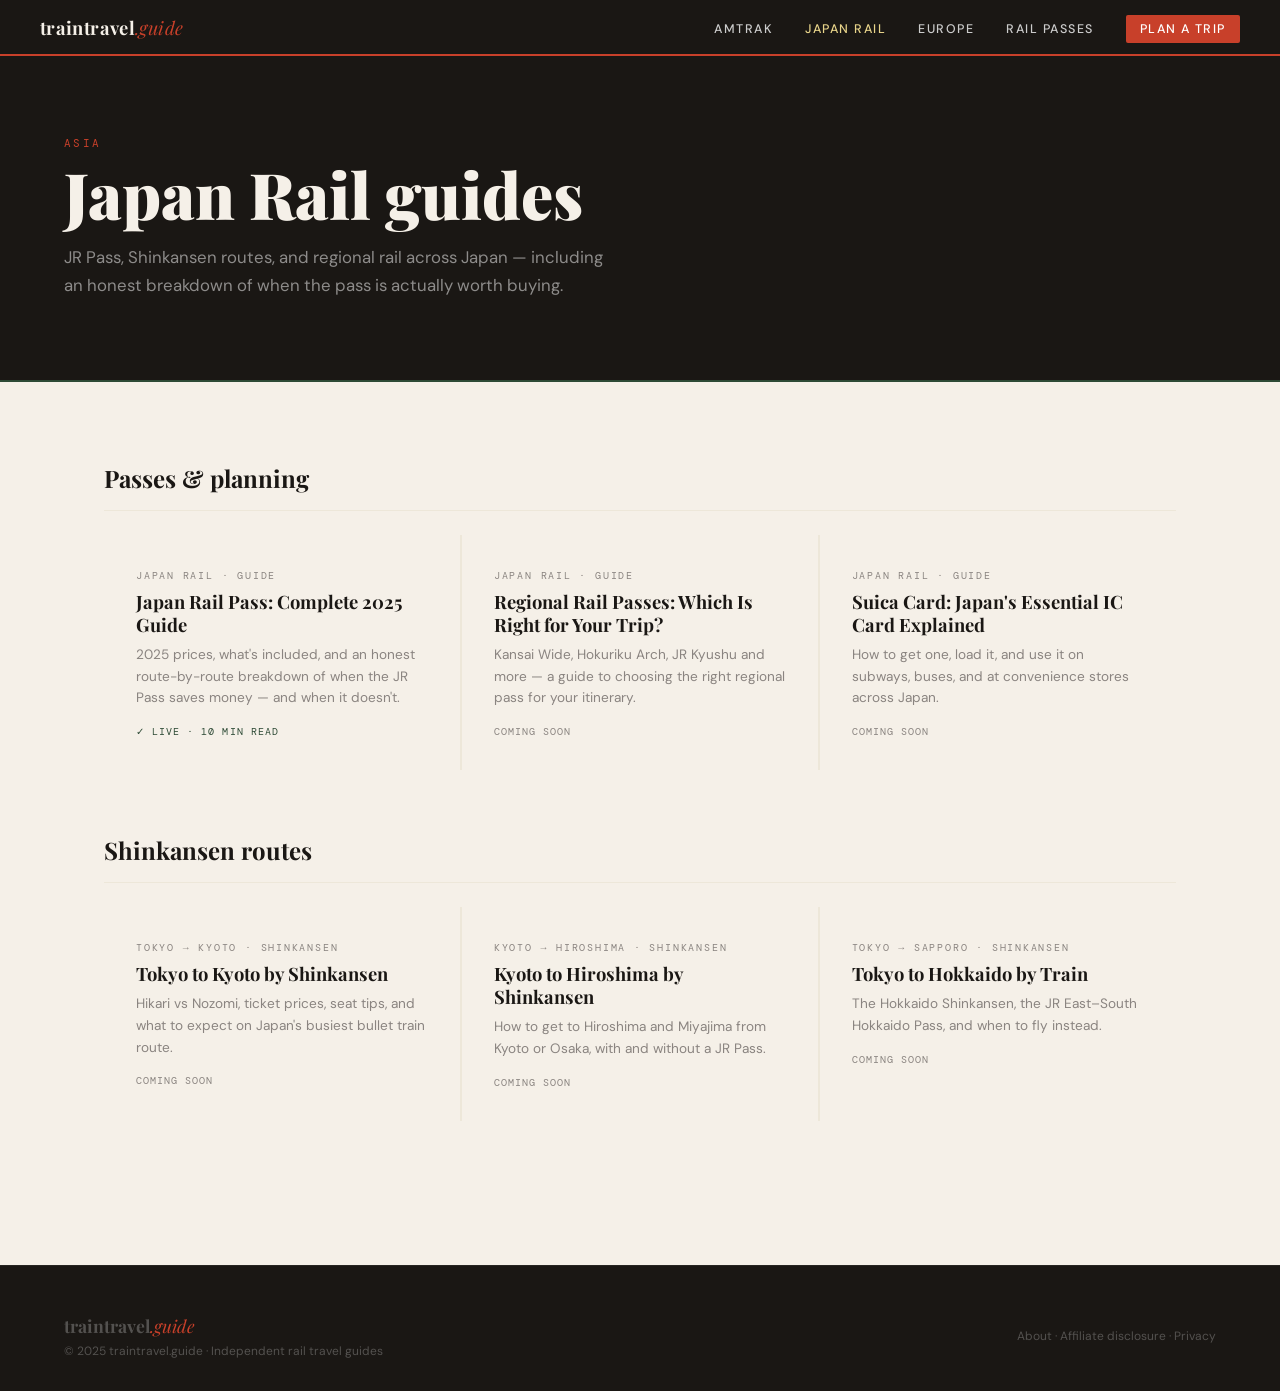
<file: japan/index.html>
<!DOCTYPE html>
<html lang="en">
<head>
  <meta charset="UTF-8">
  <meta name="viewport" content="width=device-width, initial-scale=1.0">
  <title>Japan Rail Guides: JR Pass, Shinkansen & Regional Rail — traintravel.guide</title>
  <meta name="description" content="Complete guides to the Japan Rail Pass, Shinkansen routes, and regional rail — including an honest breakdown of when the JR Pass is worth buying.">
  <link rel="stylesheet" href="/css/style.css">
  <style>
    body { padding-top: 56px; }
    .hub-hero { background: var(--ink); padding: 5rem 4rem; border-bottom: 2px solid var(--forest); }
    .hub-hero-inner { max-width: 800px; }
    .hub-title { font-family: var(--serif); font-size: clamp(2.5rem, 5vw, 4rem); font-weight: 900; color: var(--cream); line-height: 1.05; margin-bottom: 1rem; animation: fadeUp 0.8s ease both; }
    .hub-subtitle { font-size: 1.05rem; color: rgba(255,255,255,0.5); line-height: 1.7; max-width: 560px; animation: fadeUp 0.8s 0.1s ease both; }
    .hub-body { max-width: 1200px; margin: 0 auto; padding: 5rem 4rem; }
    .hub-grid { display: grid; grid-template-columns: repeat(3, 1fr); gap: 1.5px; background: var(--cream-dark); margin-bottom: 4rem; }
    .hub-card { background: var(--cream); padding: 2rem; text-decoration: none; display: block; transition: background 0.2s; border-top: 2px solid transparent; }
    .hub-card:hover { background: white; border-top-color: var(--forest); }
    .hub-card-label { font-family: var(--mono); font-size: 0.62rem; letter-spacing: 0.18em; text-transform: uppercase; color: var(--ink-muted); margin-bottom: 0.5rem; }
    .hub-card-title { font-family: var(--serif); font-size: 1.15rem; font-weight: 700; color: var(--ink); margin-bottom: 0.5rem; line-height: 1.25; }
    .hub-card-desc { font-size: 0.85rem; color: var(--ink-muted); line-height: 1.6; margin-bottom: 1rem; }
    .hub-card-meta { font-family: var(--mono); font-size: 0.65rem; letter-spacing: 0.1em; text-transform: uppercase; color: var(--ink-muted); }
    .hub-card-meta.live { color: var(--forest); }
    .hub-section-title { font-family: var(--serif); font-size: 1.5rem; font-weight: 700; color: var(--ink); margin-bottom: 1.5rem; padding-bottom: 1rem; border-bottom: 1px solid var(--cream-dark); }
  </style>
</head>
<body>
  <div id="nav-placeholder"></div>

  <header class="hub-hero">
    <div class="hub-hero-inner">
      <p class="section-label">Asia</p>
      <h1 class="hub-title">Japan Rail guides</h1>
      <p class="hub-subtitle">JR Pass, Shinkansen routes, and regional rail across Japan — including an honest breakdown of when the pass is actually worth buying.</p>
    </div>
  </header>

  <div class="hub-body">
    <h2 class="hub-section-title">Passes &amp; planning</h2>
    <div class="hub-grid fade-in">
      <a href="/japan/jr-pass.html" class="hub-card">
        <div class="hub-card-label">Japan Rail · Guide</div>
        <div class="hub-card-title">Japan Rail Pass: Complete 2025 Guide</div>
        <div class="hub-card-desc">2025 prices, what's included, and an honest route-by-route breakdown of when the JR Pass saves money — and when it doesn't.</div>
        <div class="hub-card-meta live">✓ Live · 10 min read</div>
      </a>
      <a href="#" class="hub-card">
        <div class="hub-card-label">Japan Rail · Guide</div>
        <div class="hub-card-title">Regional Rail Passes: Which Is Right for Your Trip?</div>
        <div class="hub-card-desc">Kansai Wide, Hokuriku Arch, JR Kyushu and more — a guide to choosing the right regional pass for your itinerary.</div>
        <div class="hub-card-meta">Coming soon</div>
      </a>
      <a href="#" class="hub-card">
        <div class="hub-card-label">Japan Rail · Guide</div>
        <div class="hub-card-title">Suica Card: Japan's Essential IC Card Explained</div>
        <div class="hub-card-desc">How to get one, load it, and use it on subways, buses, and at convenience stores across Japan.</div>
        <div class="hub-card-meta">Coming soon</div>
      </a>
    </div>

    <h2 class="hub-section-title">Shinkansen routes</h2>
    <div class="hub-grid fade-in">
      <a href="#" class="hub-card">
        <div class="hub-card-label">Tokyo → Kyoto · Shinkansen</div>
        <div class="hub-card-title">Tokyo to Kyoto by Shinkansen</div>
        <div class="hub-card-desc">Hikari vs Nozomi, ticket prices, seat tips, and what to expect on Japan's busiest bullet train route.</div>
        <div class="hub-card-meta">Coming soon</div>
      </a>
      <a href="#" class="hub-card">
        <div class="hub-card-label">Kyoto → Hiroshima · Shinkansen</div>
        <div class="hub-card-title">Kyoto to Hiroshima by Shinkansen</div>
        <div class="hub-card-desc">How to get to Hiroshima and Miyajima from Kyoto or Osaka, with and without a JR Pass.</div>
        <div class="hub-card-meta">Coming soon</div>
      </a>
      <a href="#" class="hub-card">
        <div class="hub-card-label">Tokyo → Sapporo · Shinkansen</div>
        <div class="hub-card-title">Tokyo to Hokkaido by Train</div>
        <div class="hub-card-desc">The Hokkaido Shinkansen, the JR East–South Hokkaido Pass, and when to fly instead.</div>
        <div class="hub-card-meta">Coming soon</div>
      </a>
    </div>
  </div>

  <div id="footer-placeholder"></div>
  <script src="/js/main.js"></script>
</body>
</html>
</file>
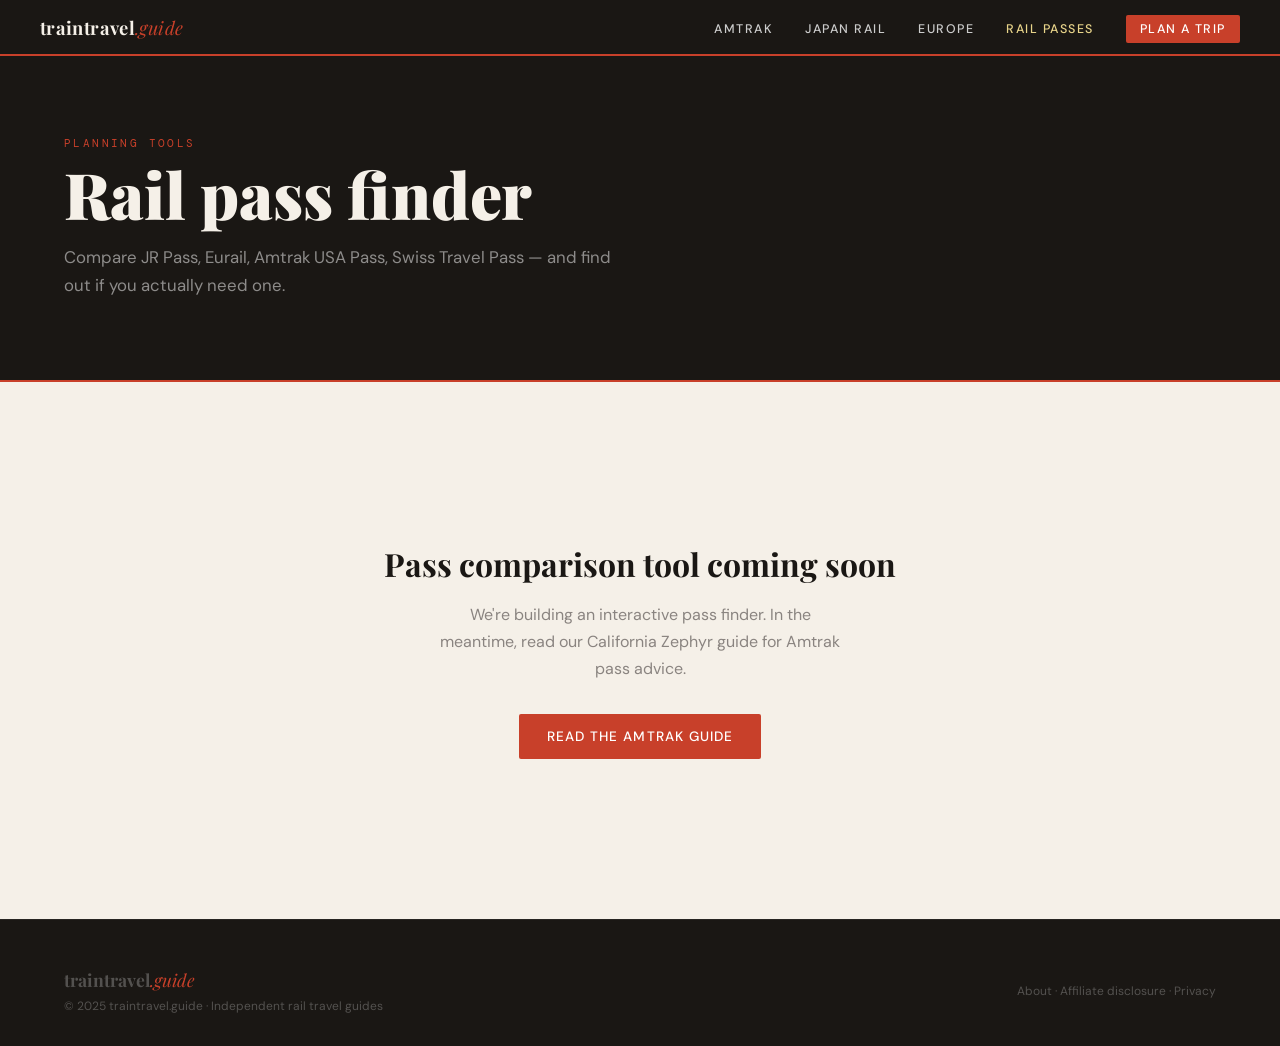
<file: passes/index.html>
<!DOCTYPE html>
<html lang="en">
<head>
  <meta charset="UTF-8"><meta name="viewport" content="width=device-width, initial-scale=1.0">
  <title>Rail Pass Comparison 2025 — traintravel.guide</title>
  <meta name="description" content="Compare every major rail pass and find the right one for your trip.">
  <link rel="stylesheet" href="/css/style.css">
  <style>body{padding-top:56px}.hub-hero{background:var(--ink);padding:5rem 4rem;border-bottom:2px solid var(--rail)}.hub-title{font-family:var(--serif);font-size:clamp(2.5rem,5vw,4rem);font-weight:900;color:var(--cream);line-height:1.05;margin-bottom:1rem;animation:fadeUp 0.8s ease both}.hub-subtitle{font-size:1.05rem;color:rgba(255,255,255,0.5);line-height:1.7;max-width:560px}.hub-body{max-width:1200px;margin:0 auto;padding:5rem 4rem}.coming-soon{text-align:center;padding:5rem 2rem}.coming-soon h2{font-family:var(--serif);font-size:2rem;font-weight:700;margin-bottom:1rem}.coming-soon p{color:var(--ink-muted);font-size:1rem;max-width:400px;margin:0 auto 2rem;line-height:1.7}</style>
</head>
<body>
  <div id="nav-placeholder"></div>
  <header class="hub-hero"><p class="section-label">Planning tools</p><h1 class="hub-title">Rail pass finder</h1><p class="hub-subtitle">Compare JR Pass, Eurail, Amtrak USA Pass, Swiss Travel Pass — and find out if you actually need one.</p></header>
  <div class="hub-body"><div class="coming-soon fade-in"><h2>Pass comparison tool coming soon</h2><p>We're building an interactive pass finder. In the meantime, read our California Zephyr guide for Amtrak pass advice.</p><a href="/amtrak/california-zephyr.html" class="btn-primary">Read the Amtrak guide</a></div></div>
  <div id="footer-placeholder"></div>
  <script src="/js/main.js"></script>
</body>
</html>
</file>
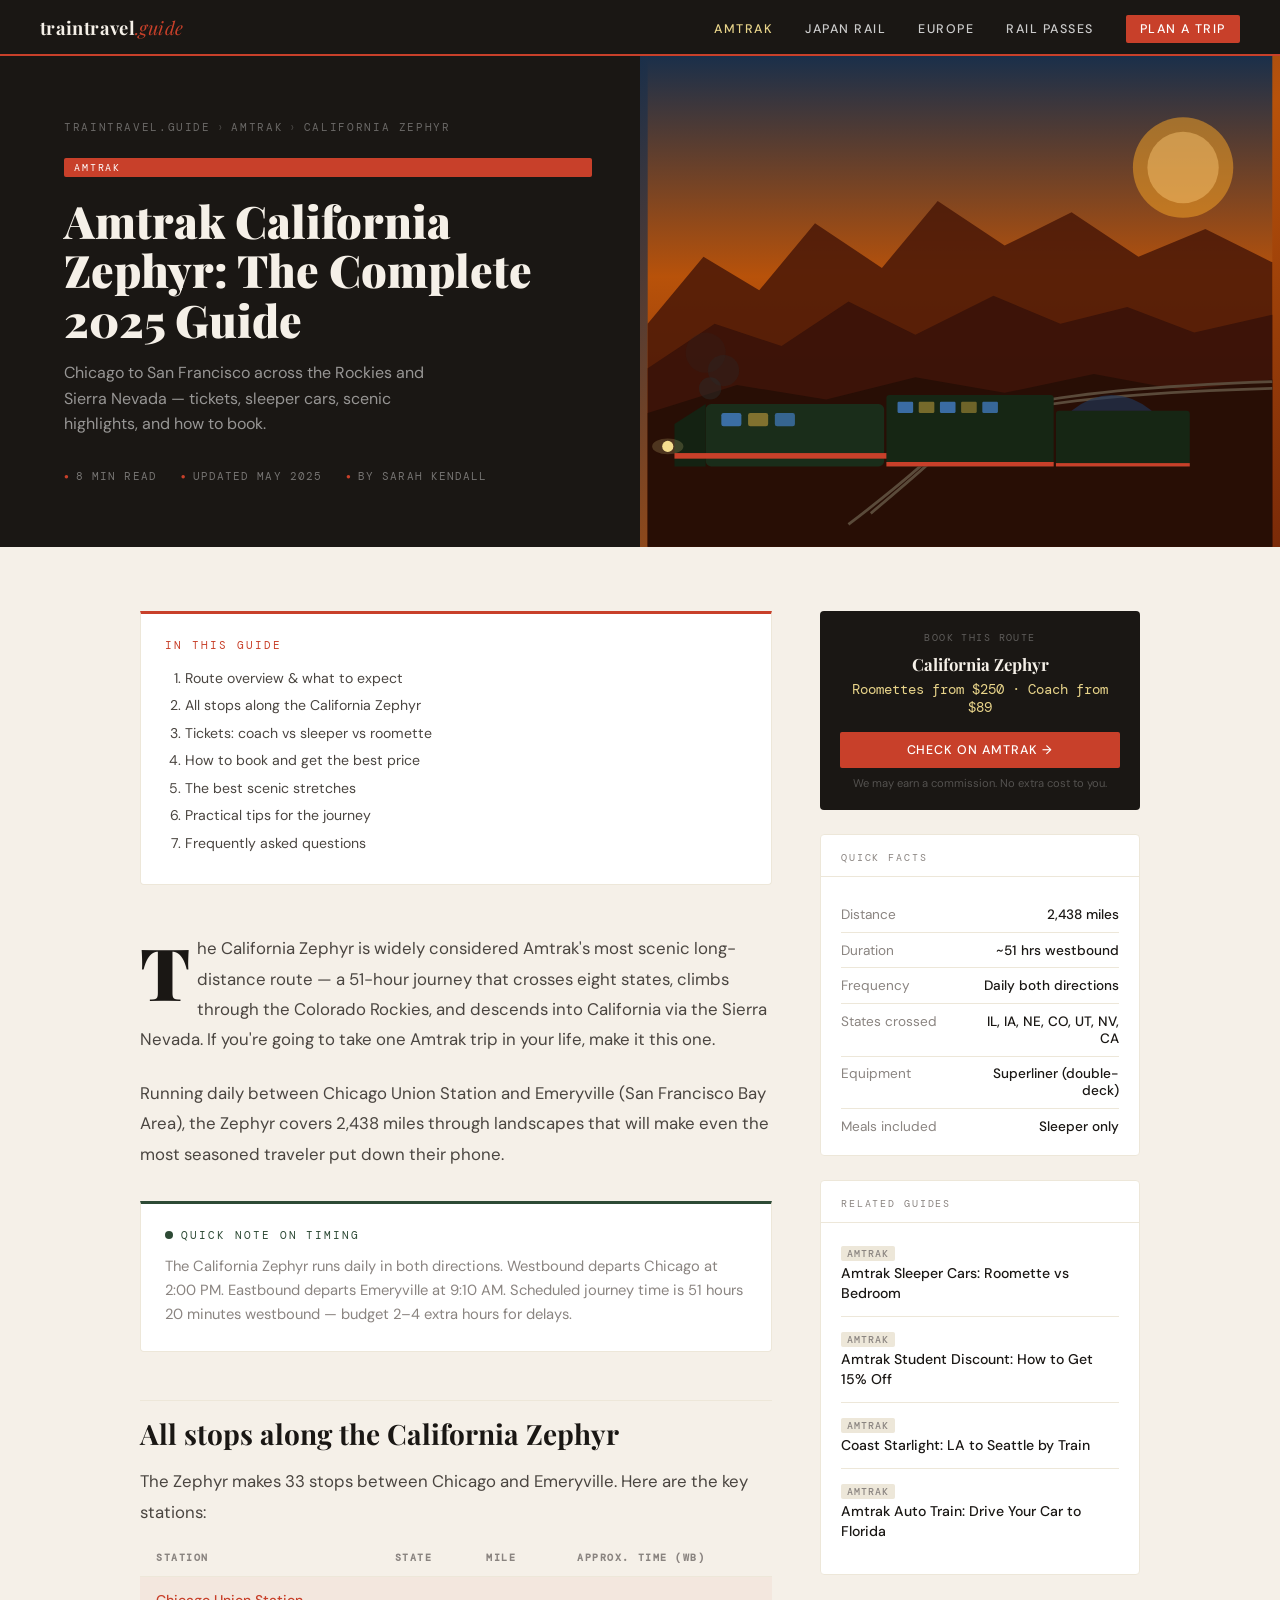
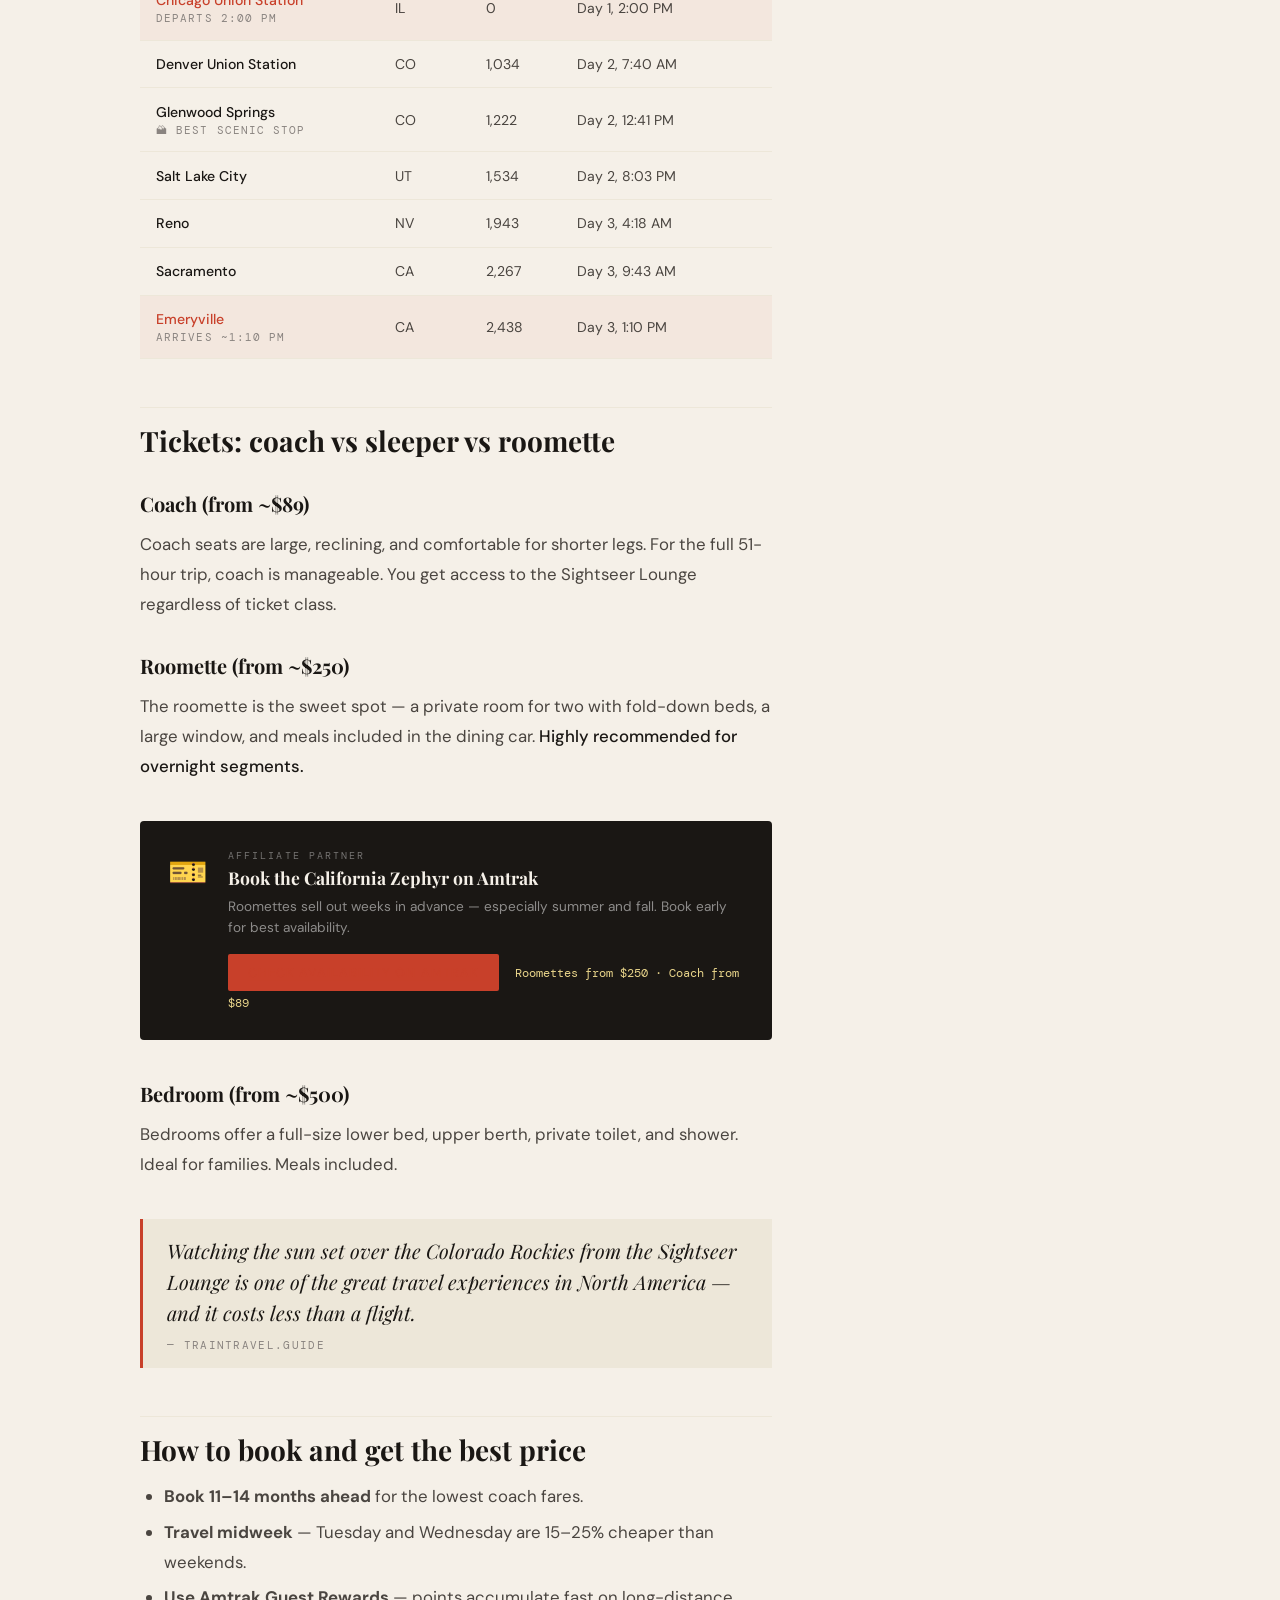
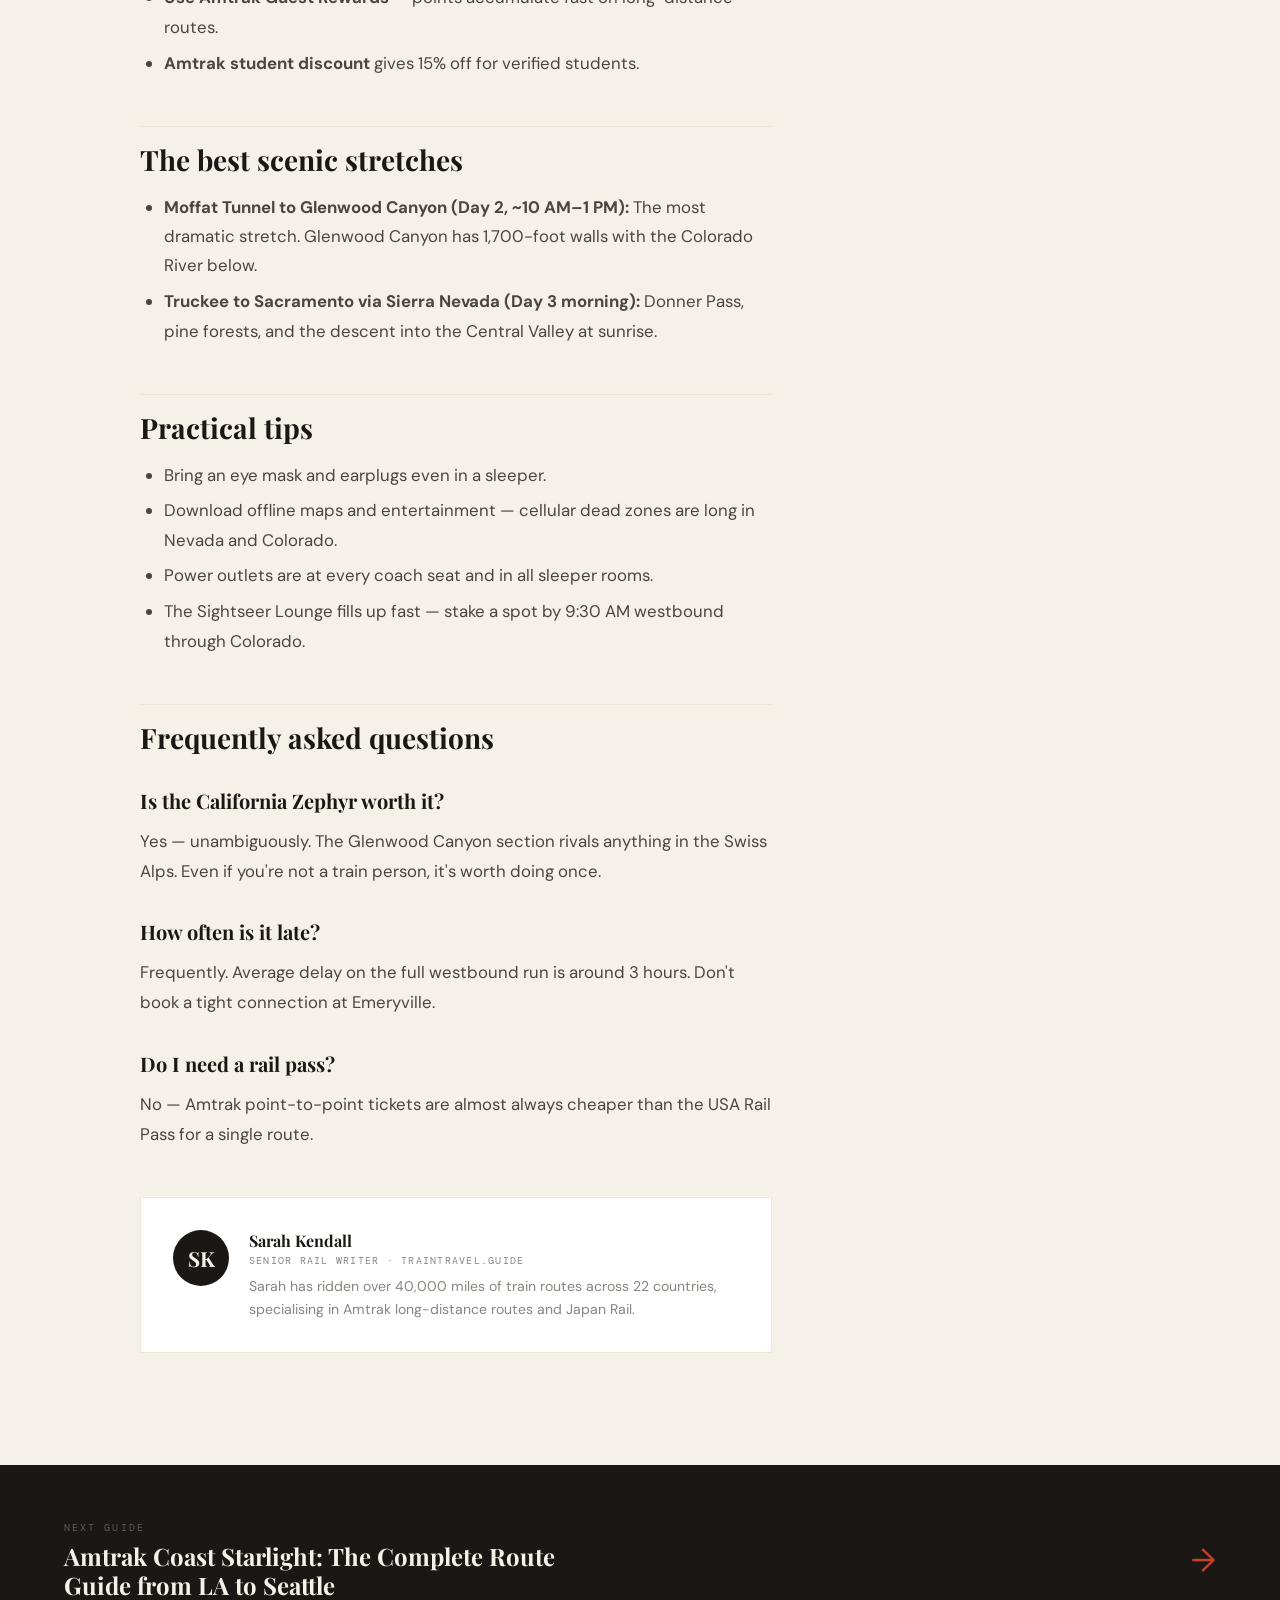
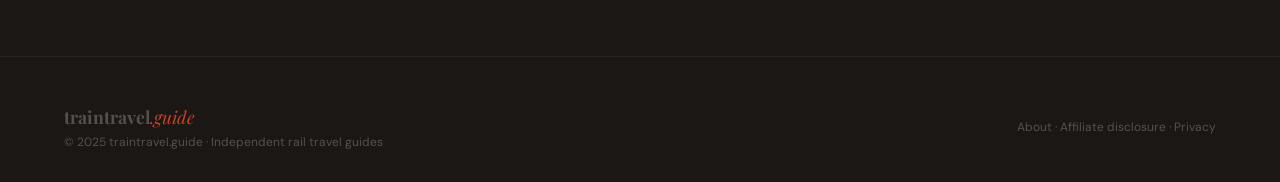
<file: amtrak/california-zephyr.html>
<!DOCTYPE html>
<html lang="en">
<head>
  <meta charset="UTF-8">
  <meta name="viewport" content="width=device-width, initial-scale=1.0">
  <title>Amtrak California Zephyr: The Complete 2025 Guide — traintravel.guide</title>
  <meta name="description" content="Everything you need to know about the California Zephyr — tickets, sleeper cars, best seats, scenic highlights, and how to book for less.">
  <link rel="stylesheet" href="/css/style.css">
  <style>
    body { padding-top: 56px; }

    /* Article hero */
    .article-hero { background: var(--ink); position: relative; overflow: hidden; min-height: 480px; display: grid; grid-template-columns: 1fr 1fr; }
    .article-hero-left { padding: 4rem 3rem 4rem 4rem; display: flex; flex-direction: column; justify-content: center; position: relative; z-index: 2; }
    .article-hero-right { position: relative; overflow: hidden; background: linear-gradient(135deg, #1a2f4a 0%, #b8520a 60%, #7a2a08 100%); }
    .hero-illustration-wrap { position: absolute; inset: 0; display: flex; align-items: center; justify-content: center; }
    .breadcrumb { display: flex; align-items: center; gap: 6px; font-family: var(--mono); font-size: 0.68rem; letter-spacing: 0.15em; text-transform: uppercase; color: rgba(255,255,255,0.35); margin-bottom: 1.5rem; }
    .breadcrumb a { color: rgba(255,255,255,0.35); text-decoration: none; transition: color 0.2s; }
    .breadcrumb a:hover { color: var(--gold-light); }
    .breadcrumb-sep { color: rgba(255,255,255,0.2); }
    .article-tag { display: inline-block; font-family: var(--mono); font-size: 0.65rem; letter-spacing: 0.18em; text-transform: uppercase; color: white; background: var(--rail); padding: 3px 10px; margin-bottom: 1.2rem; border-radius: 2px; }
    .article-hero-title { font-family: var(--serif); font-size: clamp(1.8rem, 3.5vw, 2.8rem); font-weight: 900; line-height: 1.1; color: var(--cream); margin-bottom: 1rem; }
    .article-hero-subtitle { font-size: 1rem; color: rgba(255,255,255,0.55); line-height: 1.6; max-width: 400px; margin-bottom: 2rem; }
    .article-meta-row { display: flex; align-items: center; gap: 1.5rem; flex-wrap: wrap; }
    .meta-item { font-family: var(--mono); font-size: 0.68rem; letter-spacing: 0.1em; text-transform: uppercase; color: rgba(255,255,255,0.4); display: flex; align-items: center; gap: 6px; }
    .meta-dot { color: var(--rail); font-size: 0.5rem; }

    /* Article layout */
    .article-layout { display: grid; grid-template-columns: 1fr min(var(--col-main), 100%) 320px 1fr; align-items: start; padding: 4rem 0; }
    .article-body { grid-column: 2; padding-right: 3rem; }
    .article-sidebar { grid-column: 3; position: sticky; top: 80px; }

    /* Animations */
    .article-hero-left > * { animation: fadeUp 0.8s ease both; }
    .article-hero-left > *:nth-child(1) { animation-delay: 0s; }
    .article-hero-left > *:nth-child(2) { animation-delay: 0.08s; }
    .article-hero-left > *:nth-child(3) { animation-delay: 0.16s; }
    .article-hero-left > *:nth-child(4) { animation-delay: 0.24s; }
    .article-hero-left > *:nth-child(5) { animation-delay: 0.32s; }
  </style>
</head>
<body>

  <div id="nav-placeholder"></div>
  <div id="progress"><div id="progress-fill"></div></div>

  <!-- ARTICLE HERO -->
  <header class="article-hero">
    <div class="article-hero-left">
      <div class="breadcrumb">
        <a href="/">traintravel.guide</a>
        <span class="breadcrumb-sep">›</span>
        <a href="/amtrak/">Amtrak</a>
        <span class="breadcrumb-sep">›</span>
        <span>California Zephyr</span>
      </div>
      <span class="article-tag">Amtrak</span>
      <h1 class="article-hero-title">Amtrak California Zephyr: The Complete 2025 Guide</h1>
      <p class="article-hero-subtitle">Chicago to San Francisco across the Rockies and Sierra Nevada — tickets, sleeper cars, scenic highlights, and how to book.</p>
      <div class="article-meta-row">
        <span class="meta-item"><span class="meta-dot">●</span> 8 min read</span>
        <span class="meta-item"><span class="meta-dot">●</span> Updated May 2025</span>
        <span class="meta-item"><span class="meta-dot">●</span> By Sarah Kendall</span>
      </div>
    </div>
    <div class="article-hero-right">
      <div class="hero-illustration-wrap">
        <!-- Reuse illustration SVG here - abbreviated for brevity, full version in template -->
        <svg viewBox="0 0 560 440" xmlns="http://www.w3.org/2000/svg" style="width:100%;height:100%">
          <defs>
            <linearGradient id="skyH" x1="0" y1="0" x2="0" y2="1">
              <stop offset="0%" stop-color="#1a2f4a"/><stop offset="45%" stop-color="#b8520a"/><stop offset="100%" stop-color="#7a2a08"/>
            </linearGradient>
          </defs>
          <rect width="560" height="440" fill="url(#skyH)"/>
          <path d="M0,240 L50,180 L100,210 L150,150 L210,190 L260,130 L320,170 L380,140 L440,180 L500,155 L560,185 L560,440 L0,440Z" fill="#4a1808" opacity="0.85"/>
          <path d="M0,280 L60,240 L120,260 L180,220 L240,250 L310,215 L370,240 L430,225 L490,248 L560,232 L560,440 L0,440Z" fill="#3a1208" opacity="0.9"/>
          <path d="M0,320 L80,295 L160,308 L240,288 L320,302 L400,285 L480,300 L560,290 L560,440 L0,440Z" fill="#280e06" opacity="0.95"/>
          <path d="M 200 410 Q 260 360 290 330 Q 330 300 560 292" stroke="#5a4a3a" stroke-width="2.5" fill="none"/>
          <path d="M 180 420 Q 248 368 278 336 Q 320 305 560 298" stroke="#5a4a3a" stroke-width="2.5" fill="none"/>
          <rect x="52" y="312" width="160" height="56" rx="5" fill="#1a2d1a"/>
          <path d="M52,312 L24,330 L24,368 L52,368 Z" fill="#142212"/>
          <circle cx="18" cy="350" r="5" fill="#ffe896" opacity="0.95"/>
          <ellipse cx="18" cy="350" rx="14" ry="7" fill="rgba(255,232,150,0.18)"/>
          <rect x="24" y="356" width="192" height="5" fill="#c8402a"/>
          <rect x="66" y="320" width="18" height="12" rx="2" fill="#4a8adf" opacity="0.7"/>
          <rect x="90" y="320" width="18" height="12" rx="2" fill="#b8973a" opacity="0.65"/>
          <rect x="114" y="320" width="18" height="12" rx="2" fill="#4a8adf" opacity="0.6"/>
          <rect x="214" y="304" width="150" height="64" rx="3" fill="#162614"/>
          <rect x="214" y="364" width="150" height="4" fill="#c8402a"/>
          <rect x="224" y="310" width="14" height="10" rx="1" fill="#4a8adf" opacity="0.7"/>
          <rect x="243" y="310" width="14" height="10" rx="1" fill="#b8973a" opacity="0.6"/>
          <rect x="262" y="310" width="14" height="10" rx="1" fill="#4a8adf" opacity="0.7"/>
          <rect x="281" y="310" width="14" height="10" rx="1" fill="#b8973a" opacity="0.55"/>
          <rect x="300" y="310" width="14" height="10" rx="1" fill="#4a8adf" opacity="0.65"/>
          <rect x="366" y="318" width="120" height="50" rx="3" fill="#162614"/>
          <path d="M380,318 Q416,290 452,318Z" fill="#1e3a5f" opacity="0.6"/>
          <rect x="366" y="365" width="120" height="3" fill="#c8402a"/>
          <circle cx="56" cy="298" r="10" fill="#2a2a28" opacity="0.5"/>
          <circle cx="68" cy="282" r="14" fill="#2a2a28" opacity="0.35"/>
          <circle cx="52" cy="266" r="18" fill="#2a2a28" opacity="0.2"/>
          <circle cx="480" cy="100" r="45" fill="#ef9f27" opacity="0.55"/>
          <circle cx="480" cy="100" r="32" fill="#fac775" opacity="0.45"/>
        </svg>
      </div>
    </div>
  </header>

  <!-- ARTICLE BODY -->
  <div class="article-layout">
    <main class="article-body">

      <nav class="toc" aria-label="Article contents">
        <div class="toc-title">In this guide</div>
        <ol>
          <li><a href="#overview">Route overview & what to expect</a></li>
          <li><a href="#stops">All stops along the California Zephyr</a></li>
          <li><a href="#tickets">Tickets: coach vs sleeper vs roomette</a></li>
          <li><a href="#booking">How to book and get the best price</a></li>
          <li><a href="#scenic">The best scenic stretches</a></li>
          <li><a href="#tips">Practical tips for the journey</a></li>
          <li><a href="#faq">Frequently asked questions</a></li>
        </ol>
      </nav>

      <p class="lead-para" id="overview">The California Zephyr is widely considered Amtrak's most scenic long-distance route — a 51-hour journey that crosses eight states, climbs through the Colorado Rockies, and descends into California via the Sierra Nevada. If you're going to take one Amtrak trip in your life, make it this one.</p>

      <p>Running daily between Chicago Union Station and Emeryville (San Francisco Bay Area), the Zephyr covers 2,438 miles through landscapes that will make even the most seasoned traveler put down their phone.</p>

      <div class="info-box">
        <div class="info-box-title">Quick note on timing</div>
        <p>The California Zephyr runs daily in both directions. Westbound departs Chicago at 2:00 PM. Eastbound departs Emeryville at 9:10 AM. Scheduled journey time is 51 hours 20 minutes westbound — budget 2–4 extra hours for delays.</p>
      </div>

      <h2 id="stops">All stops along the California Zephyr</h2>
      <p>The Zephyr makes 33 stops between Chicago and Emeryville. Here are the key stations:</p>

      <table class="route-table">
        <thead><tr><th>Station</th><th>State</th><th>Mile</th><th>Approx. time (WB)</th></tr></thead>
        <tbody>
          <tr class="highlight-stop"><td><span class="stop-name">Chicago Union Station</span><span class="stop-state">Departs 2:00 PM</span></td><td>IL</td><td>0</td><td>Day 1, 2:00 PM</td></tr>
          <tr><td><span class="stop-name">Denver Union Station</span></td><td>CO</td><td>1,034</td><td>Day 2, 7:40 AM</td></tr>
          <tr><td><span class="stop-name">Glenwood Springs</span><span class="stop-state">🏔 Best scenic stop</span></td><td>CO</td><td>1,222</td><td>Day 2, 12:41 PM</td></tr>
          <tr><td><span class="stop-name">Salt Lake City</span></td><td>UT</td><td>1,534</td><td>Day 2, 8:03 PM</td></tr>
          <tr><td><span class="stop-name">Reno</span></td><td>NV</td><td>1,943</td><td>Day 3, 4:18 AM</td></tr>
          <tr><td><span class="stop-name">Sacramento</span></td><td>CA</td><td>2,267</td><td>Day 3, 9:43 AM</td></tr>
          <tr class="highlight-stop"><td><span class="stop-name">Emeryville</span><span class="stop-state">Arrives ~1:10 PM</span></td><td>CA</td><td>2,438</td><td>Day 3, 1:10 PM</td></tr>
        </tbody>
      </table>

      <h2 id="tickets">Tickets: coach vs sleeper vs roomette</h2>

      <h3>Coach (from ~$89)</h3>
      <p>Coach seats are large, reclining, and comfortable for shorter legs. For the full 51-hour trip, coach is manageable. You get access to the Sightseer Lounge regardless of ticket class.</p>

      <h3>Roomette (from ~$250)</h3>
      <p>The roomette is the sweet spot — a private room for two with fold-down beds, a large window, and meals included in the dining car. <strong>Highly recommended for overnight segments.</strong></p>

      <div class="affiliate-box">
        <div class="affiliate-icon">🎫</div>
        <div class="affiliate-content">
          <div class="affiliate-label">Affiliate partner</div>
          <div class="affiliate-title">Book the California Zephyr on Amtrak</div>
          <p class="affiliate-desc">Roomettes sell out weeks in advance — especially summer and fall. Book early for best availability.</p>
          <a href="https://www.amtrak.com" class="affiliate-btn" target="_blank" rel="noopener">Check availability on Amtrak</a>
          <span class="affiliate-price">Roomettes from $250 · Coach from $89</span>
        </div>
      </div>

      <h3>Bedroom (from ~$500)</h3>
      <p>Bedrooms offer a full-size lower bed, upper berth, private toilet, and shower. Ideal for families. Meals included.</p>

      <div class="pull-quote">
        <p>Watching the sun set over the Colorado Rockies from the Sightseer Lounge is one of the great travel experiences in North America — and it costs less than a flight.</p>
        <cite>— traintravel.guide</cite>
      </div>

      <h2 id="booking">How to book and get the best price</h2>
      <ul>
        <li><strong>Book 11–14 months ahead</strong> for the lowest coach fares.</li>
        <li><strong>Travel midweek</strong> — Tuesday and Wednesday are 15–25% cheaper than weekends.</li>
        <li><strong>Use Amtrak Guest Rewards</strong> — points accumulate fast on long-distance routes.</li>
        <li><strong>Amtrak student discount</strong> gives 15% off for verified students.</li>
      </ul>

      <h2 id="scenic">The best scenic stretches</h2>
      <ul>
        <li><strong>Moffat Tunnel to Glenwood Canyon (Day 2, ~10 AM–1 PM):</strong> The most dramatic stretch. Glenwood Canyon has 1,700-foot walls with the Colorado River below.</li>
        <li><strong>Truckee to Sacramento via Sierra Nevada (Day 3 morning):</strong> Donner Pass, pine forests, and the descent into the Central Valley at sunrise.</li>
      </ul>

      <h2 id="tips">Practical tips</h2>
      <ul>
        <li>Bring an eye mask and earplugs even in a sleeper.</li>
        <li>Download offline maps and entertainment — cellular dead zones are long in Nevada and Colorado.</li>
        <li>Power outlets are at every coach seat and in all sleeper rooms.</li>
        <li>The Sightseer Lounge fills up fast — stake a spot by 9:30 AM westbound through Colorado.</li>
      </ul>

      <h2 id="faq">Frequently asked questions</h2>

      <h3>Is the California Zephyr worth it?</h3>
      <p>Yes — unambiguously. The Glenwood Canyon section rivals anything in the Swiss Alps. Even if you're not a train person, it's worth doing once.</p>

      <h3>How often is it late?</h3>
      <p>Frequently. Average delay on the full westbound run is around 3 hours. Don't book a tight connection at Emeryville.</p>

      <h3>Do I need a rail pass?</h3>
      <p>No — Amtrak point-to-point tickets are almost always cheaper than the USA Rail Pass for a single route.</p>

      <div class="author-box">
        <div class="author-avatar">SK</div>
        <div>
          <div class="author-name">Sarah Kendall</div>
          <div class="author-title">Senior rail writer · traintravel.guide</div>
          <div class="author-bio">Sarah has ridden over 40,000 miles of train routes across 22 countries, specialising in Amtrak long-distance routes and Japan Rail.</div>
        </div>
      </div>

    </main>

    <!-- SIDEBAR -->
    <aside class="article-sidebar">
      <div class="sidebar-affiliate">
        <div class="sidebar-affiliate-label">Book this route</div>
        <div class="sidebar-affiliate-name">California Zephyr</div>
        <div class="sidebar-affiliate-price">Roomettes from $250 · Coach from $89</div>
        <a href="https://www.amtrak.com" class="sidebar-affiliate-btn" target="_blank" rel="noopener">Check on Amtrak →</a>
        <div class="sidebar-affiliate-note">We may earn a commission. No extra cost to you.</div>
      </div>

      <div class="sidebar-card">
        <div class="sidebar-card-head"><div class="sidebar-card-title">Quick facts</div></div>
        <div class="sidebar-card-body">
          <div class="fact-row"><span class="fact-label">Distance</span><span class="fact-value">2,438 miles</span></div>
          <div class="fact-row"><span class="fact-label">Duration</span><span class="fact-value">~51 hrs westbound</span></div>
          <div class="fact-row"><span class="fact-label">Frequency</span><span class="fact-value">Daily both directions</span></div>
          <div class="fact-row"><span class="fact-label">States crossed</span><span class="fact-value">IL, IA, NE, CO, UT, NV, CA</span></div>
          <div class="fact-row"><span class="fact-label">Equipment</span><span class="fact-value">Superliner (double-deck)</span></div>
          <div class="fact-row"><span class="fact-label">Meals included</span><span class="fact-value">Sleeper only</span></div>
        </div>
      </div>

      <div class="sidebar-card">
        <div class="sidebar-card-head"><div class="sidebar-card-title">Related guides</div></div>
        <div class="sidebar-card-body" style="padding-top:0.5rem">
          <ul class="related-list">
            <li><a href="#"><span class="related-tag">Amtrak</span><br>Amtrak Sleeper Cars: Roomette vs Bedroom</a></li>
            <li><a href="#"><span class="related-tag">Amtrak</span><br>Amtrak Student Discount: How to Get 15% Off</a></li>
            <li><a href="#"><span class="related-tag">Amtrak</span><br>Coast Starlight: LA to Seattle by Train</a></li>
            <li><a href="#"><span class="related-tag">Amtrak</span><br>Amtrak Auto Train: Drive Your Car to Florida</a></li>
          </ul>
        </div>
      </div>
    </aside>
  </div>

  <!-- NEXT ARTICLE -->
  <a href="/amtrak/coast-starlight.html" class="next-article">
    <div>
      <div class="next-label">Next guide</div>
      <div class="next-title">Amtrak Coast Starlight: The Complete Route Guide from LA to Seattle</div>
    </div>
    <div class="next-arrow">→</div>
  </a>

  <div id="footer-placeholder"></div>
  <script src="/js/main.js"></script>
</body>
</html>
</file>
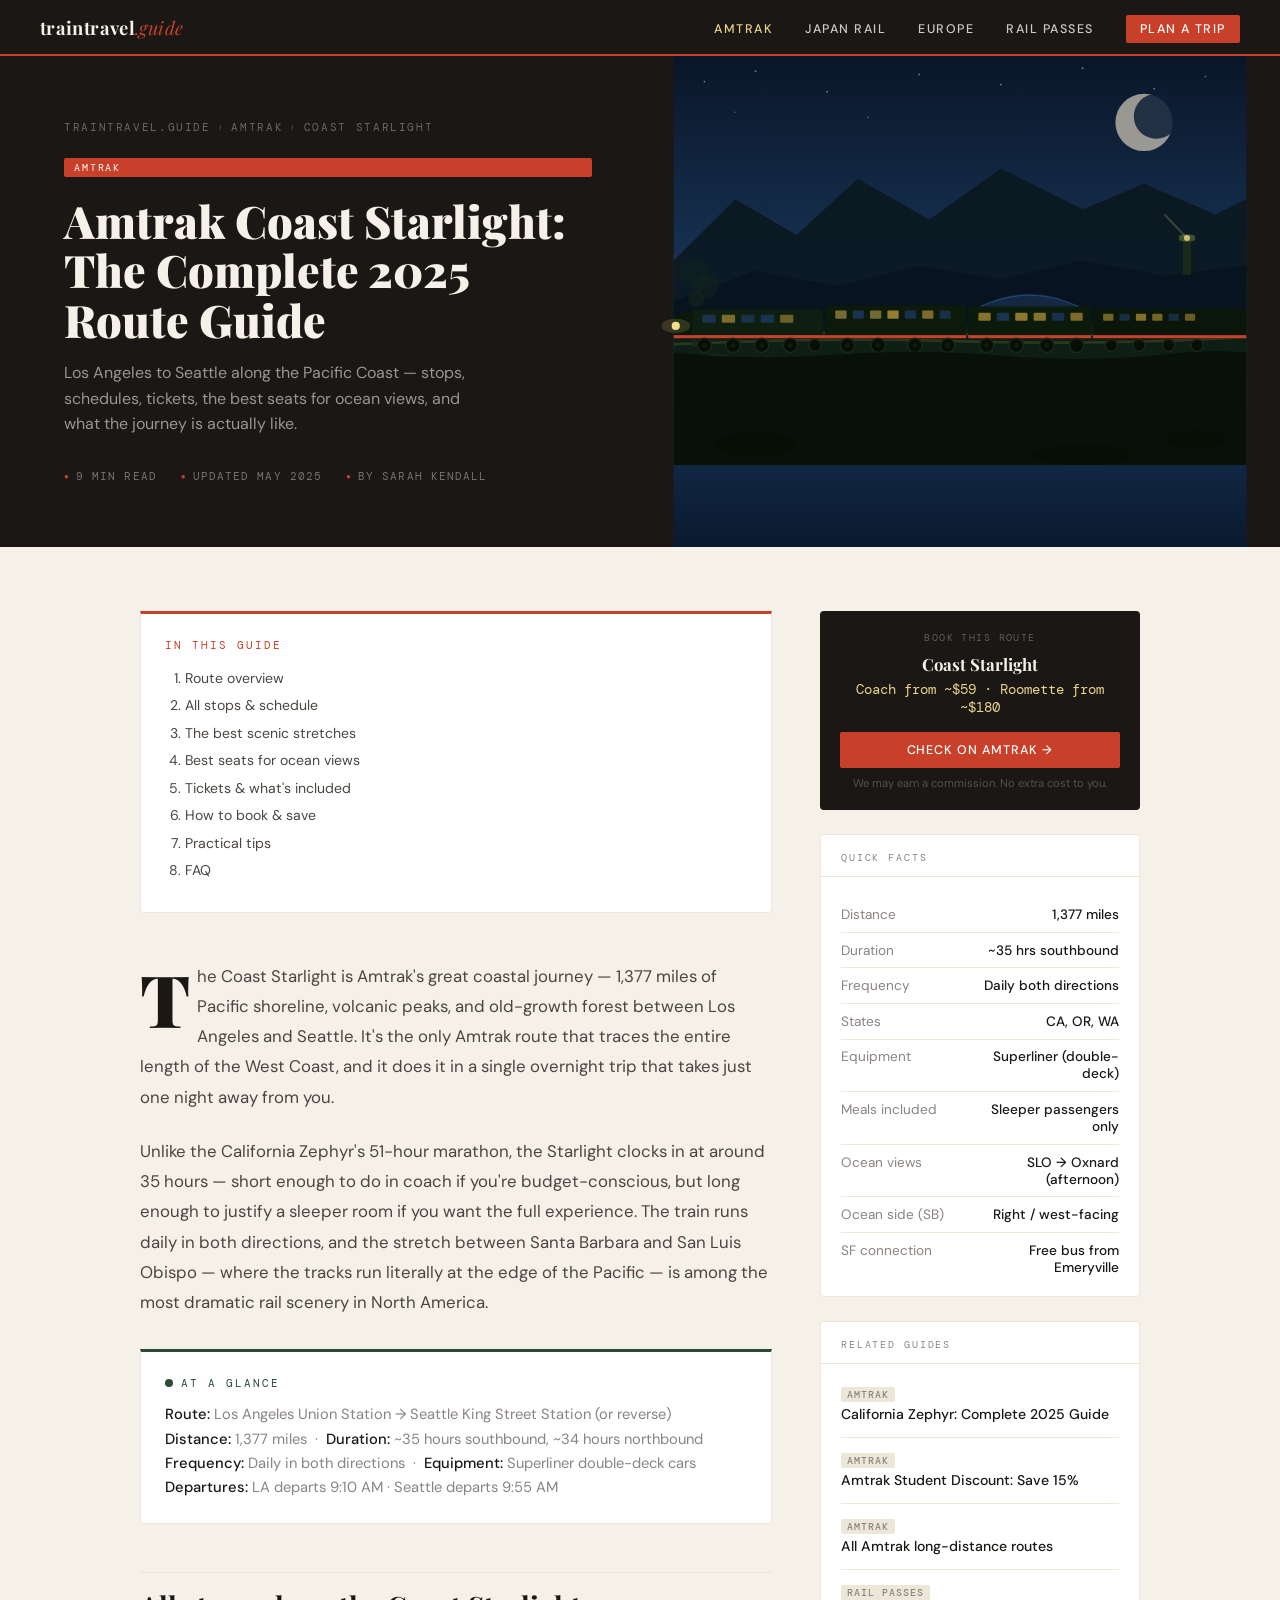
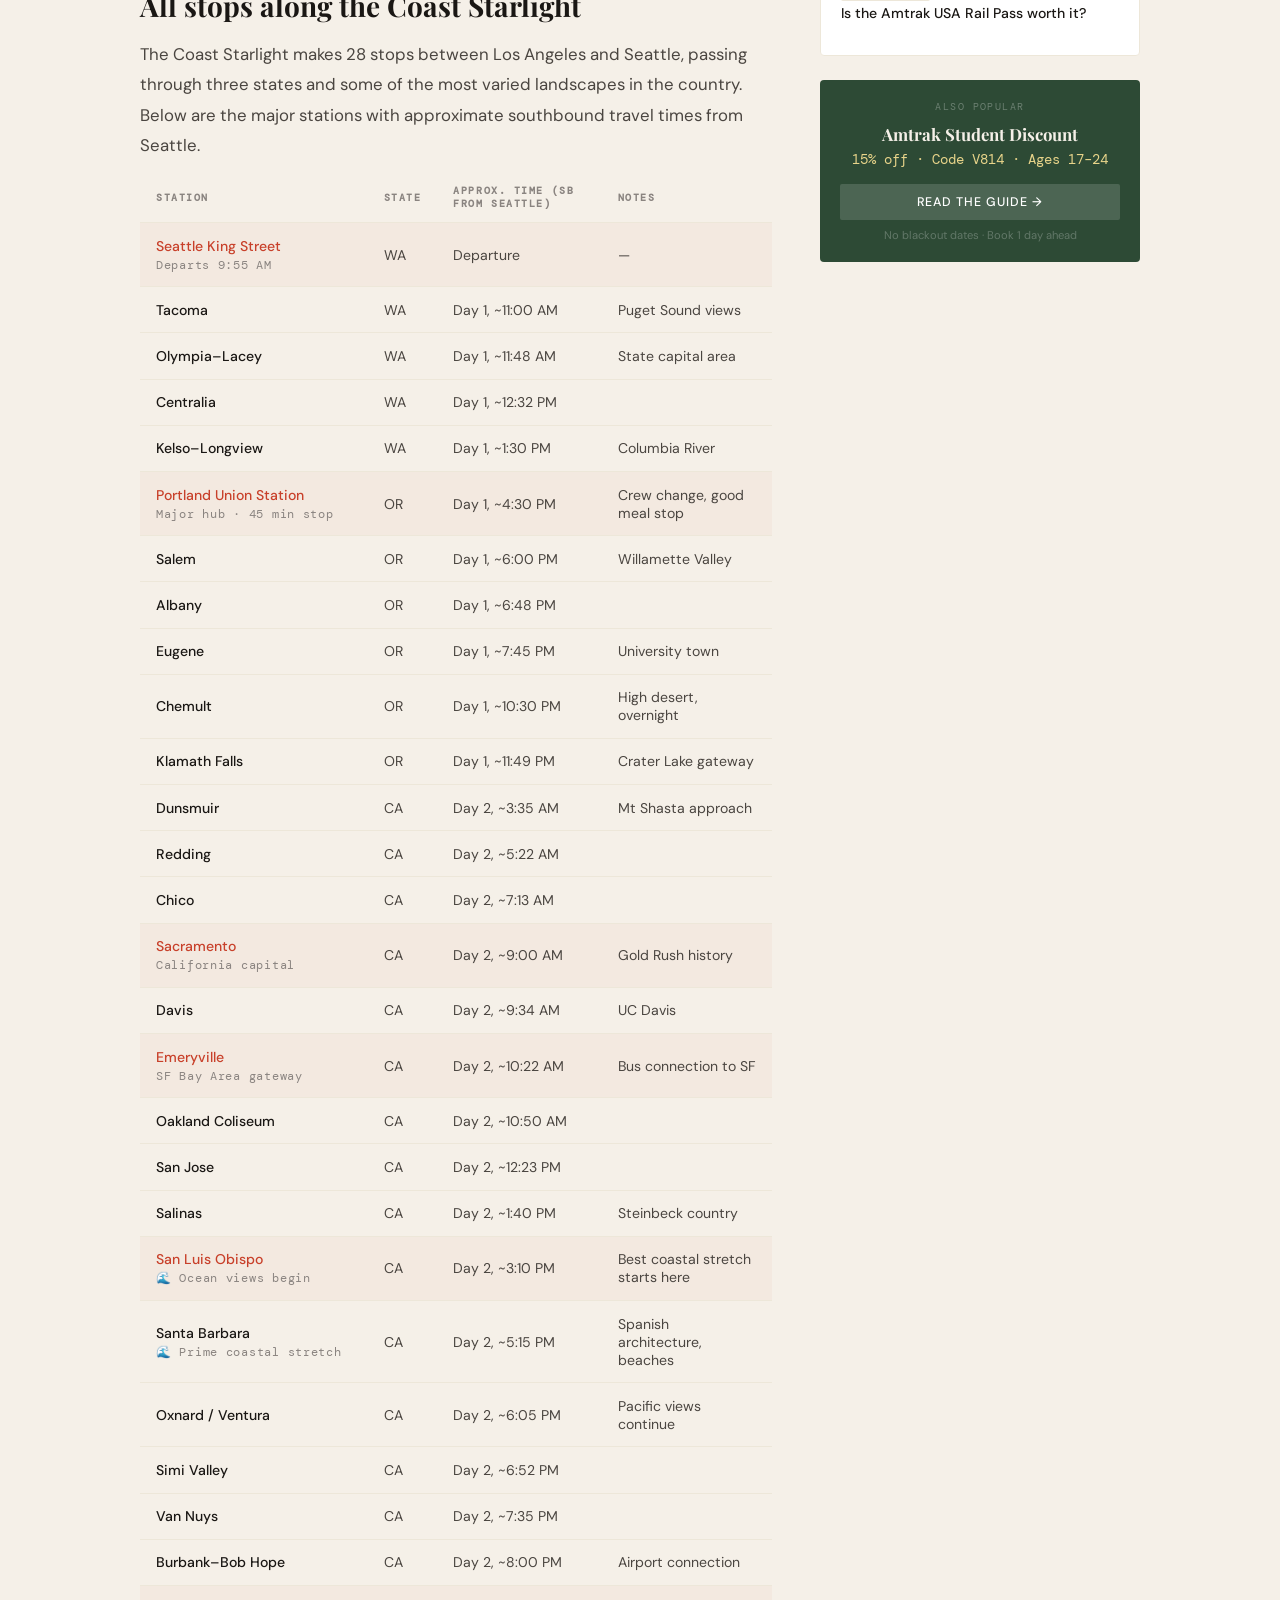
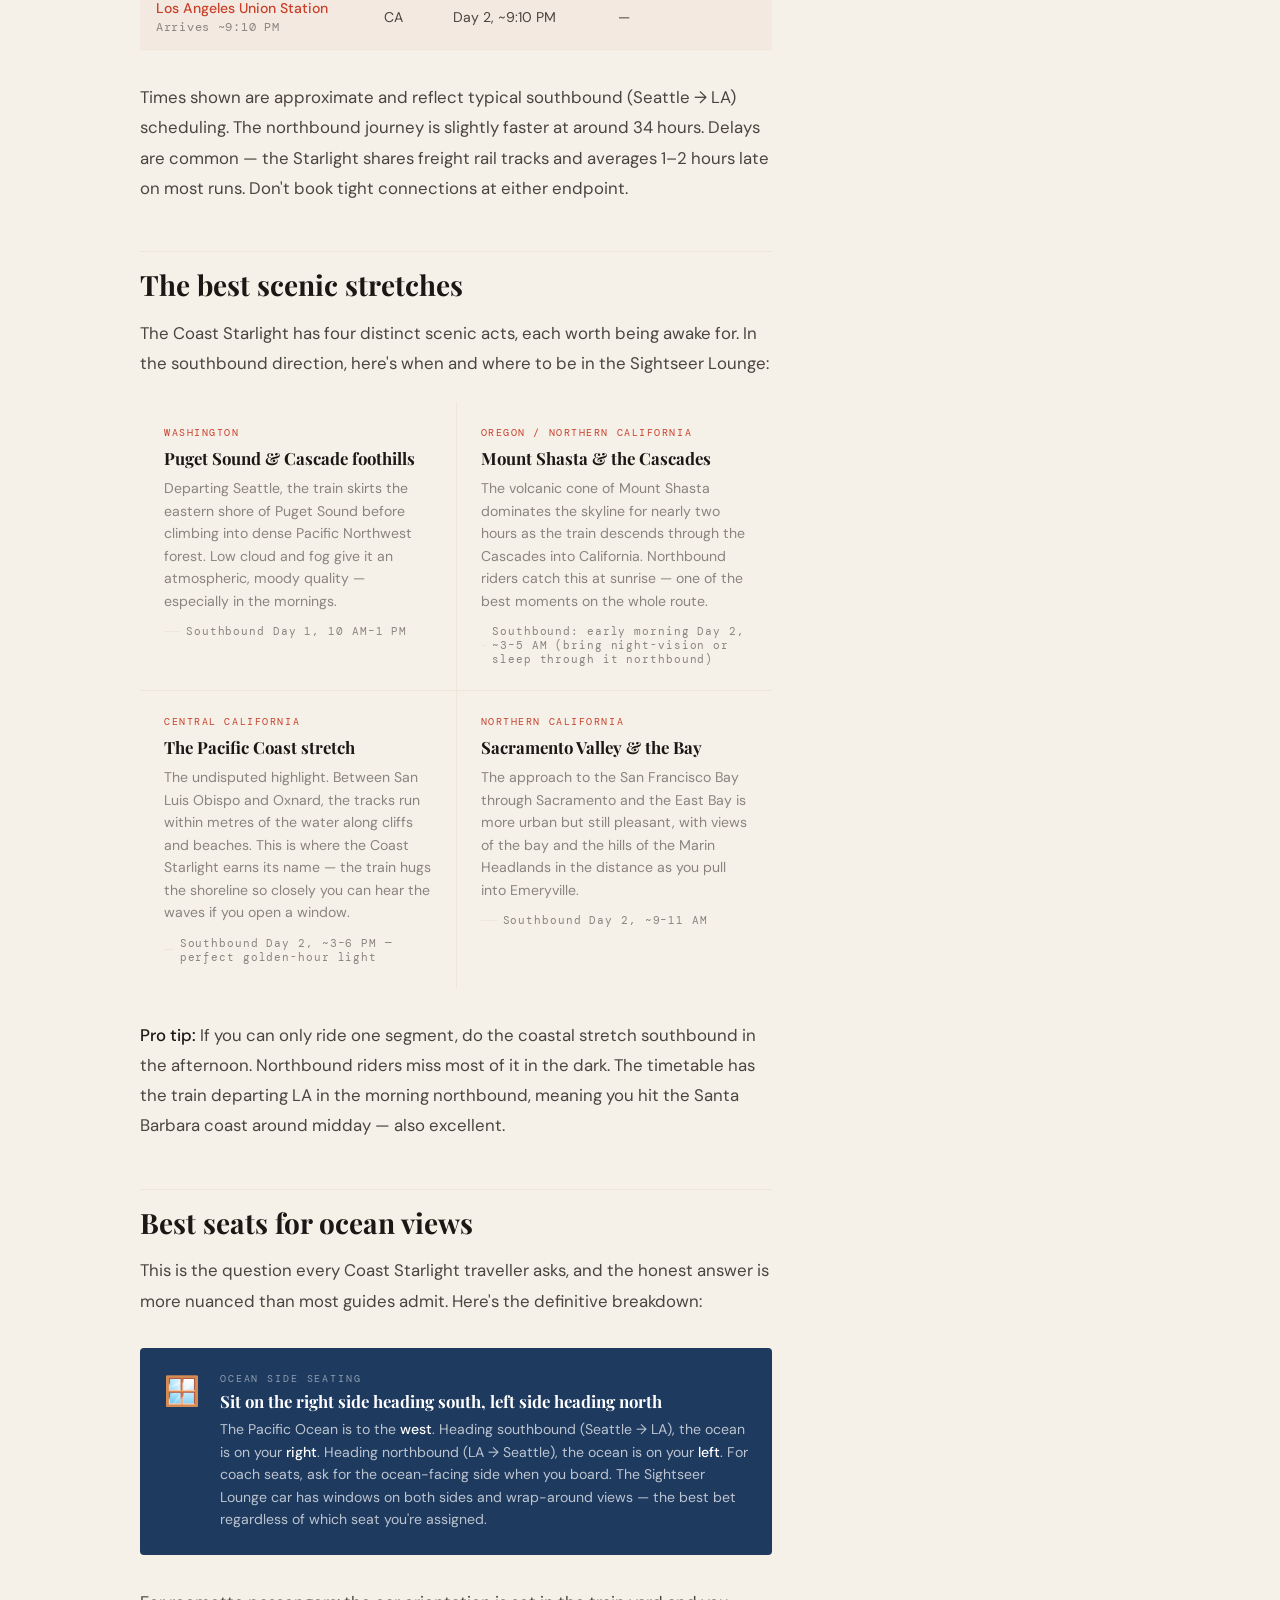
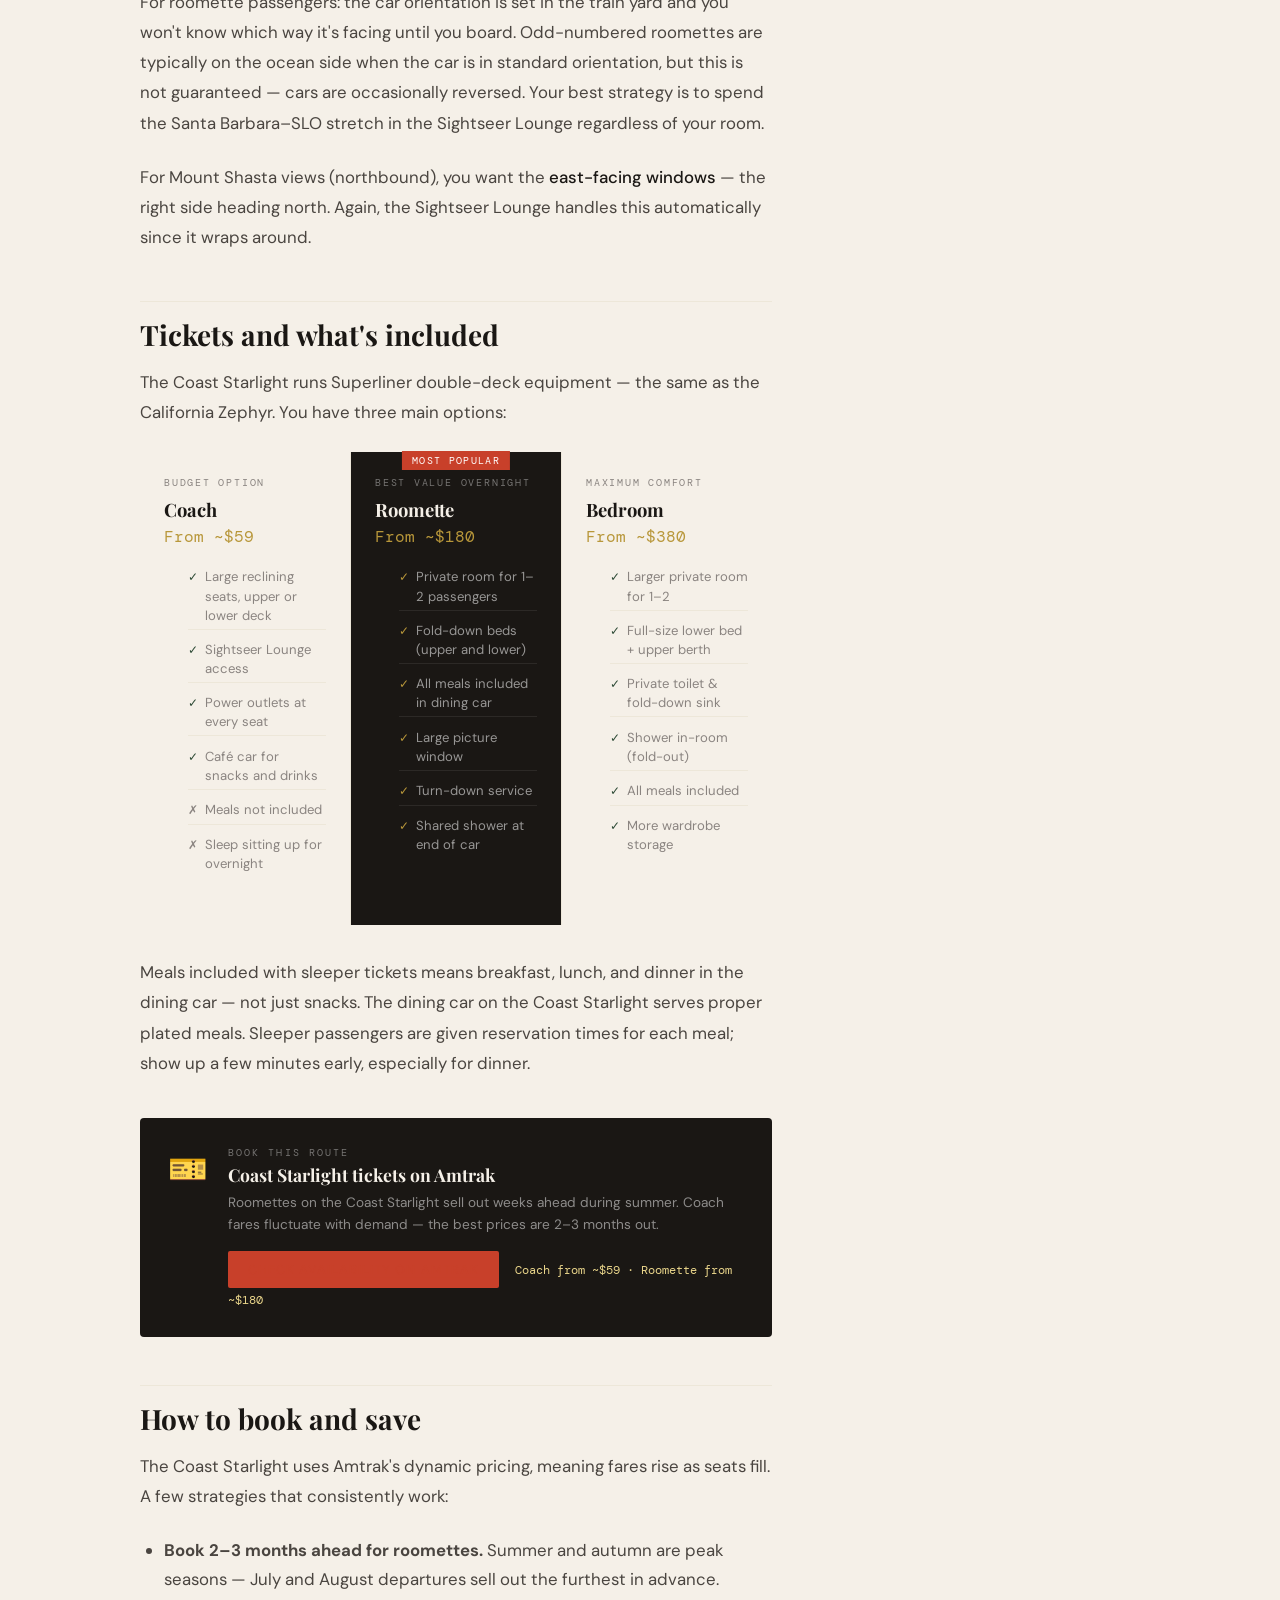
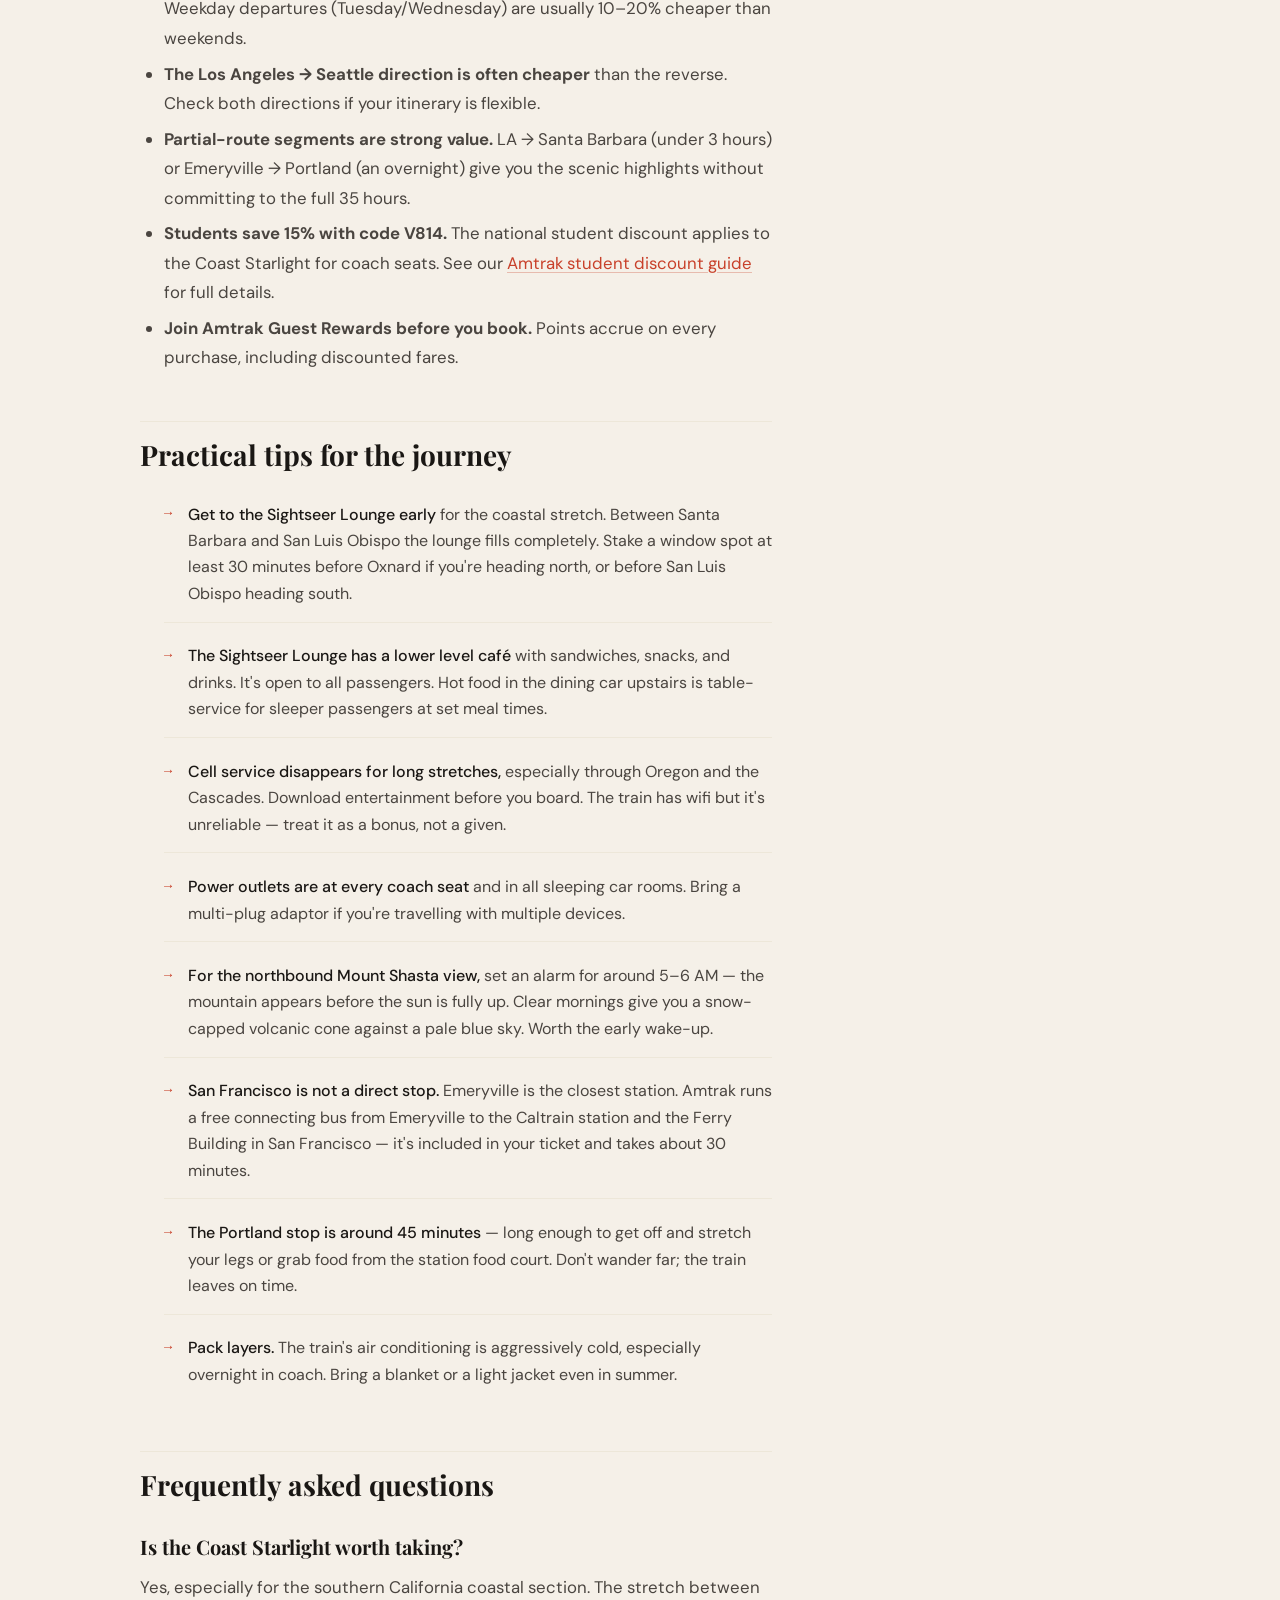
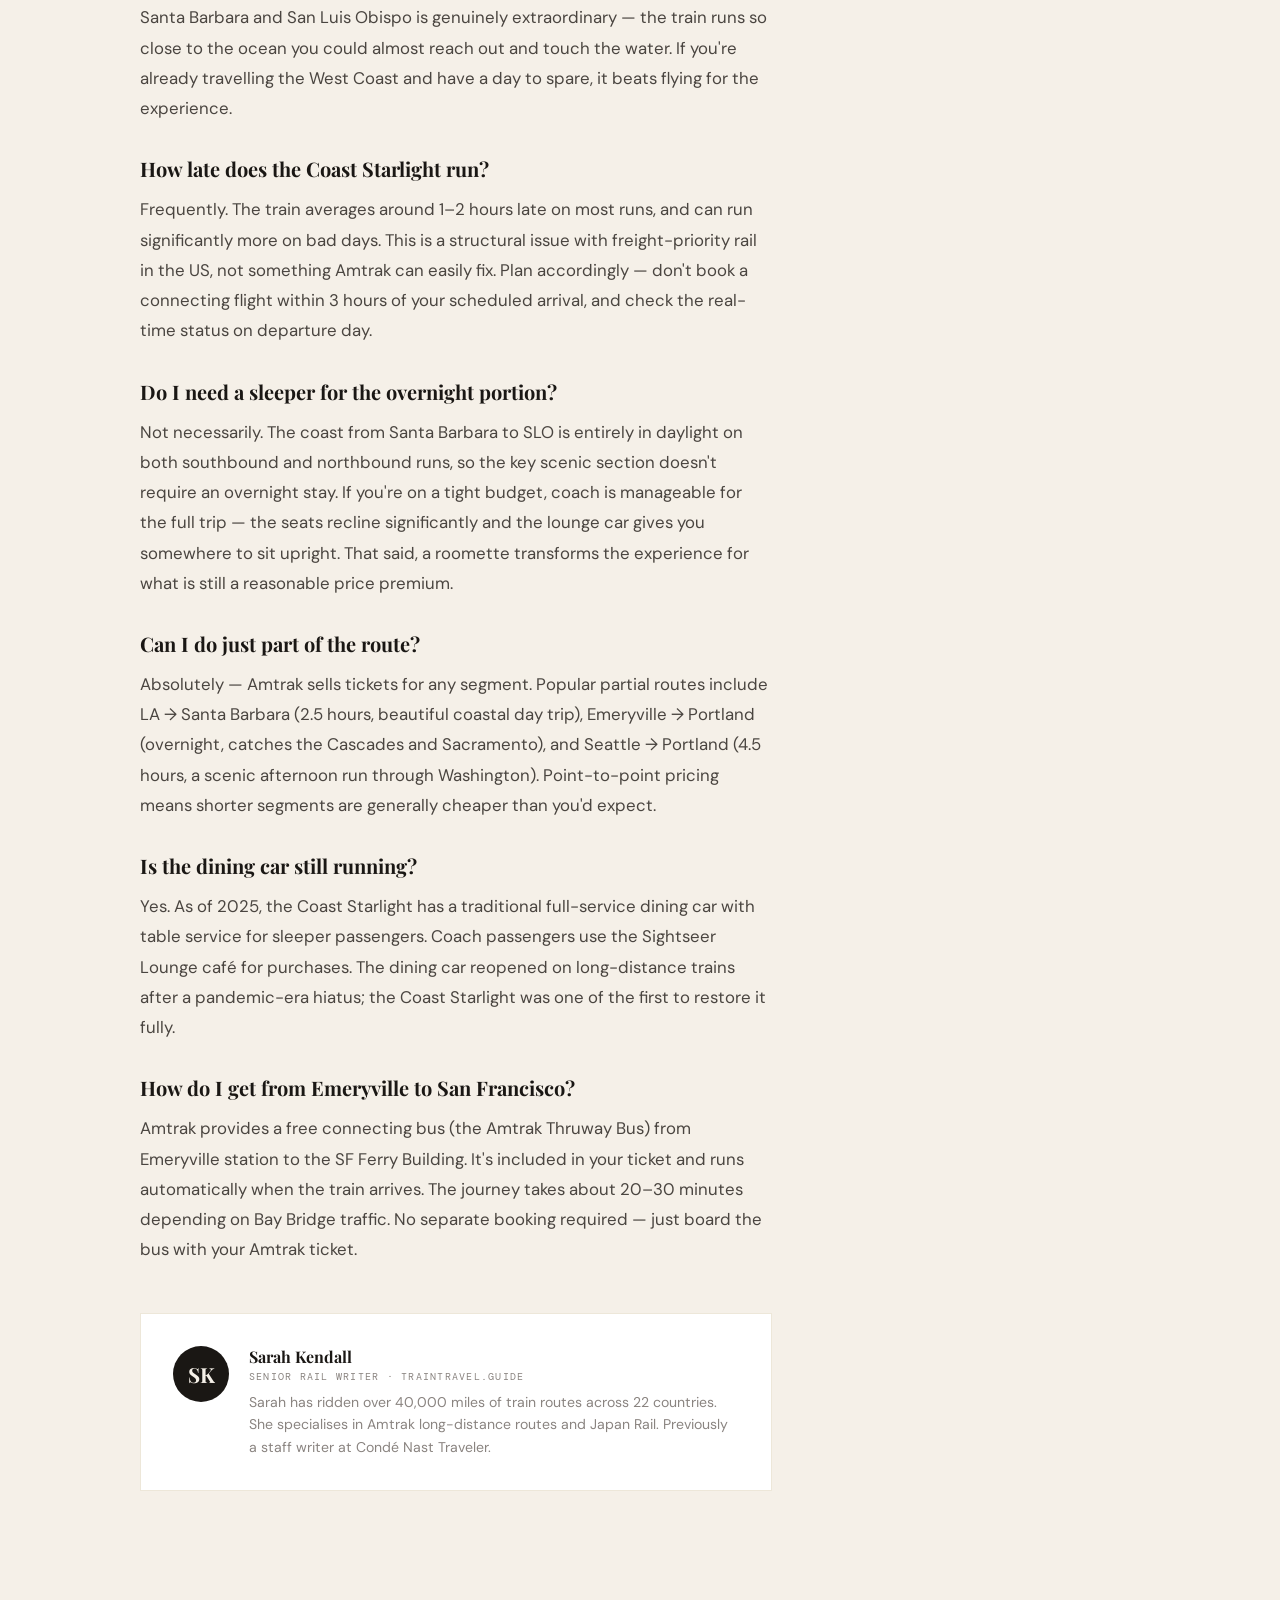
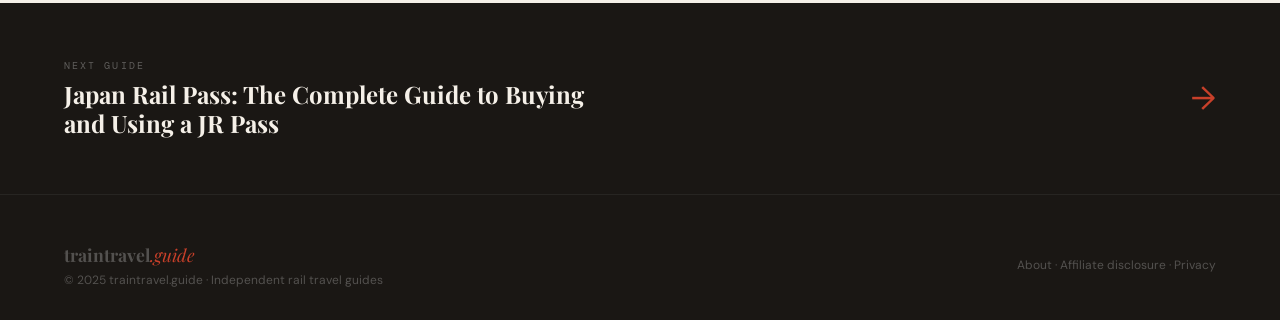
<file: amtrak/coast-starlight.html>
<!DOCTYPE html>
<html lang="en">
<head>
  <meta charset="UTF-8">
  <meta name="viewport" content="width=device-width, initial-scale=1.0">
  <title>Amtrak Coast Starlight: The Complete 2025 Route Guide — traintravel.guide</title>
  <meta name="description" content="Everything you need to ride the Coast Starlight: all stops, schedules, tickets, the best seats for ocean views, and what to expect on the overnight journey from LA to Seattle.">
  <link rel="stylesheet" href="/css/style.css">
  <style>
    body { padding-top: 56px; }

    /* ── HERO ── */
    .article-hero { background: var(--ink); position: relative; overflow: hidden; min-height: 480px; display: grid; grid-template-columns: 1fr 1fr; }
    .article-hero-left { padding: 4rem 3rem 4rem 4rem; display: flex; flex-direction: column; justify-content: center; position: relative; z-index: 2; }
    .article-hero-right { position: relative; overflow: hidden; }
    .hero-art { position: absolute; inset: 0; }
    .breadcrumb { display: flex; align-items: center; gap: 6px; font-family: var(--mono); font-size: 0.68rem; letter-spacing: 0.15em; text-transform: uppercase; color: rgba(255,255,255,0.35); margin-bottom: 1.5rem; }
    .breadcrumb a { color: rgba(255,255,255,0.35); text-decoration: none; transition: color 0.2s; }
    .breadcrumb a:hover { color: var(--gold-light); }
    .breadcrumb-sep { color: rgba(255,255,255,0.2); }
    .article-tag { display: inline-block; font-family: var(--mono); font-size: 0.65rem; letter-spacing: 0.18em; text-transform: uppercase; color: white; background: var(--rail); padding: 3px 10px; margin-bottom: 1.2rem; border-radius: 2px; }
    .article-hero-title { font-family: var(--serif); font-size: clamp(1.8rem, 3.5vw, 2.8rem); font-weight: 900; line-height: 1.1; color: var(--cream); margin-bottom: 1rem; }
    .article-hero-subtitle { font-size: 1rem; color: rgba(255,255,255,0.55); line-height: 1.6; max-width: 420px; margin-bottom: 2rem; }
    .article-meta-row { display: flex; align-items: center; gap: 1.5rem; flex-wrap: wrap; }
    .meta-item { font-family: var(--mono); font-size: 0.68rem; letter-spacing: 0.1em; text-transform: uppercase; color: rgba(255,255,255,0.4); display: flex; align-items: center; gap: 6px; }
    .meta-dot { color: var(--rail); font-size: 0.5rem; }
    .article-hero-left > * { animation: fadeUp 0.8s ease both; }
    .article-hero-left > *:nth-child(1) { animation-delay: 0s; }
    .article-hero-left > *:nth-child(2) { animation-delay: 0.08s; }
    .article-hero-left > *:nth-child(3) { animation-delay: 0.16s; }
    .article-hero-left > *:nth-child(4) { animation-delay: 0.24s; }
    .article-hero-left > *:nth-child(5) { animation-delay: 0.32s; }

    /* ── ARTICLE LAYOUT ── */
    .article-layout { display: grid; grid-template-columns: 1fr min(var(--col-main), 100%) 320px 1fr; align-items: start; padding: 4rem 0; }
    .article-body { grid-column: 2; padding-right: 3rem; }
    .article-sidebar { grid-column: 3; position: sticky; top: 80px; }

    /* ── SCENIC SEGMENTS ── */
    .scenic-grid { display: grid; grid-template-columns: 1fr 1fr; gap: 1px; background: var(--cream-dark); margin: 1.5rem 0 2rem; }
    .scenic-card { background: var(--cream); padding: 1.5rem; }
    .scenic-card-region { font-family: var(--mono); font-size: 0.65rem; letter-spacing: 0.15em; text-transform: uppercase; color: var(--rail); margin-bottom: 0.5rem; }
    .scenic-card-title { font-family: var(--serif); font-size: 1.05rem; font-weight: 700; color: var(--ink); margin-bottom: 0.5rem; }
    .scenic-card-desc { font-size: 0.88rem; color: var(--ink-muted); line-height: 1.6; margin-bottom: 0.75rem; }
    .scenic-card-timing { font-family: var(--mono); font-size: 0.7rem; letter-spacing: 0.08em; color: var(--ink-muted); display: flex; align-items: center; gap: 6px; }
    .scenic-card-timing::before { content: ''; display: block; width: 16px; height: 1px; background: var(--cream-dark); }

    /* ── SEAT SIDE BOX ── */
    .seat-tip { background: var(--sky); border-radius: 4px; padding: 1.5rem; margin: 2rem 0; display: flex; gap: 1.25rem; align-items: flex-start; }
    .seat-tip-icon { font-size: 1.8rem; flex-shrink: 0; }
    .seat-tip-label { font-family: var(--mono); font-size: 0.65rem; letter-spacing: 0.18em; text-transform: uppercase; color: rgba(255,255,255,0.5); margin-bottom: 5px; }
    .seat-tip-heading { font-family: var(--serif); font-size: 1.05rem; font-weight: 700; color: white; margin-bottom: 0.4rem; }
    .seat-tip-body { font-size: 0.88rem; color: rgba(255,255,255,0.7); line-height: 1.6; }
    .seat-tip-body strong { color: white; font-weight: 500; }

    /* ── TICKET COMPARISON ── */
    .ticket-grid { display: grid; grid-template-columns: repeat(3, 1fr); gap: 1px; background: var(--cream-dark); margin: 1.5rem 0 2rem; }
    .ticket-card { background: var(--cream); padding: 1.5rem; position: relative; }
    .ticket-card.featured { background: var(--ink); }
    .ticket-label { font-family: var(--mono); font-size: 0.62rem; letter-spacing: 0.18em; text-transform: uppercase; color: var(--ink-muted); margin-bottom: 0.5rem; }
    .ticket-card.featured .ticket-label { color: rgba(255,255,255,0.4); }
    .ticket-name { font-family: var(--serif); font-size: 1.15rem; font-weight: 700; color: var(--ink); margin-bottom: 0.3rem; }
    .ticket-card.featured .ticket-name { color: var(--cream); }
    .ticket-price { font-family: var(--mono); font-size: 1rem; color: var(--gold); margin-bottom: 1rem; }
    .ticket-features { list-style: none; padding: 0; margin: 0; }
    .ticket-features li { font-size: 0.82rem; color: var(--ink-muted); padding: 4px 0; border-bottom: 1px solid var(--cream-dark); display: flex; align-items: flex-start; gap: 7px; line-height: 1.45; }
    .ticket-card.featured .ticket-features li { color: rgba(255,255,255,0.55); border-bottom-color: rgba(255,255,255,0.08); }
    .ticket-features li:last-child { border-bottom: none; }
    .tick { color: var(--forest); font-size: 0.75rem; margin-top: 2px; flex-shrink: 0; }
    .tick-gold { color: var(--gold); font-size: 0.75rem; margin-top: 2px; flex-shrink: 0; }
    .featured-badge { position: absolute; top: -1px; left: 50%; transform: translateX(-50%); background: var(--rail); color: white; font-family: var(--mono); font-size: 0.6rem; letter-spacing: 0.14em; text-transform: uppercase; padding: 3px 10px; white-space: nowrap; }

    /* ── STOPS TABLE ── */
    .stops-table { width: 100%; border-collapse: collapse; font-size: 0.88rem; margin: 1.5rem 0 2rem; }
    .stops-table th { font-family: var(--mono); font-size: 0.65rem; letter-spacing: 0.15em; text-transform: uppercase; color: var(--ink-muted); padding: 0 1rem 0.75rem; text-align: left; border-bottom: 1px solid var(--cream-dark); }
    .stops-table td { padding: 0.85rem 1rem; border-bottom: 1px solid var(--cream-dark); color: var(--ink-light); vertical-align: middle; }
    .stops-table tr:hover td { background: white; }
    .stop-name { font-weight: 500; color: var(--ink); }
    .stop-note { font-size: 0.75rem; color: var(--ink-muted); display: block; margin-top: 2px; font-family: var(--mono); letter-spacing: 0.06em; }
    .highlight-stop td { background: rgba(200,64,42,0.04); }
    .highlight-stop .stop-name { color: var(--rail); }
    .scenic-flag { display: inline-block; font-family: var(--mono); font-size: 0.6rem; letter-spacing: 0.1em; text-transform: uppercase; background: rgba(45,74,53,0.1); color: var(--forest); padding: 2px 6px; border-radius: 2px; margin-left: 6px; }

    /* ── TIPS LIST ── */
    .tips-list { list-style: none; padding: 0; margin: 1rem 0 2rem; }
    .tips-list li { padding: 0.9rem 0 0.9rem 1.5rem; border-bottom: 1px solid var(--cream-dark); font-size: 1rem; color: var(--ink-light); line-height: 1.65; position: relative; }
    .tips-list li::before { content: '→'; position: absolute; left: 0; color: var(--rail); font-family: var(--mono); font-size: 0.85rem; top: 0.95rem; }
    .tips-list li:last-child { border-bottom: none; }
    .tips-list li strong { color: var(--ink); font-weight: 500; }
  </style>
</head>
<body>

  <div id="nav-placeholder"></div>
  <div id="progress"><div id="progress-fill"></div></div>

  <!-- HERO -->
  <header class="article-hero">
    <div class="article-hero-left">
      <div class="breadcrumb">
        <a href="/">traintravel.guide</a>
        <span class="breadcrumb-sep">›</span>
        <a href="/amtrak/">Amtrak</a>
        <span class="breadcrumb-sep">›</span>
        <span>Coast Starlight</span>
      </div>
      <span class="article-tag">Amtrak</span>
      <h1 class="article-hero-title">Amtrak Coast Starlight: The Complete 2025 Route Guide</h1>
      <p class="article-hero-subtitle">Los Angeles to Seattle along the Pacific Coast — stops, schedules, tickets, the best seats for ocean views, and what the journey is actually like.</p>
      <div class="article-meta-row">
        <span class="meta-item"><span class="meta-dot">●</span> 9 min read</span>
        <span class="meta-item"><span class="meta-dot">●</span> Updated May 2025</span>
        <span class="meta-item"><span class="meta-dot">●</span> By Sarah Kendall</span>
      </div>
    </div>

    <div class="article-hero-right">
      <!-- Pacific coast / ocean train illustration -->
      <div class="hero-art">
        <svg viewBox="0 0 560 480" xmlns="http://www.w3.org/2000/svg" style="width:100%;height:100%">
          <defs>
            <linearGradient id="oceanSky" x1="0" y1="0" x2="0" y2="1">
              <stop offset="0%" stop-color="#0a1628"/>
              <stop offset="55%" stop-color="#1a3a5f"/>
              <stop offset="100%" stop-color="#0e2030"/>
            </linearGradient>
            <linearGradient id="oceanWater" x1="0" y1="0" x2="0" y2="1">
              <stop offset="0%" stop-color="#1a3a5f"/>
              <stop offset="100%" stop-color="#0a1a2f"/>
            </linearGradient>
            <linearGradient id="coastGlow" x1="0" y1="0" x2="1" y2="0">
              <stop offset="0%" stop-color="rgba(200,64,42,0)"/>
              <stop offset="40%" stop-color="rgba(200,64,42,0.2)"/>
              <stop offset="100%" stop-color="rgba(200,64,42,0)"/>
            </linearGradient>
          </defs>

          <!-- Sky -->
          <rect width="560" height="480" fill="url(#oceanSky)"/>

          <!-- Stars -->
          <circle cx="30" cy="25" r="0.8" fill="white" opacity="0.5"/>
          <circle cx="80" cy="15" r="1" fill="white" opacity="0.4"/>
          <circle cx="150" cy="35" r="0.8" fill="white" opacity="0.6"/>
          <circle cx="240" cy="18" r="1" fill="white" opacity="0.35"/>
          <circle cx="320" cy="28" r="0.8" fill="white" opacity="0.5"/>
          <circle cx="400" cy="12" r="1" fill="white" opacity="0.4"/>
          <circle cx="470" cy="32" r="0.8" fill="white" opacity="0.55"/>
          <circle cx="520" cy="20" r="1" fill="white" opacity="0.3"/>
          <circle cx="60" cy="55" r="0.7" fill="white" opacity="0.3"/>
          <circle cx="190" cy="60" r="0.8" fill="white" opacity="0.4"/>
          <circle cx="440" cy="50" r="0.7" fill="white" opacity="0.3"/>

          <!-- Moon with partial haze -->
          <circle cx="460" cy="65" r="28" fill="#c8c0b0" opacity="0.75"/>
          <circle cx="472" cy="59" r="22" fill="#0e1e38" opacity="0.85"/>
          <!-- Moon reflection on water -->
          <ellipse cx="460" cy="330" rx="18" ry="50" fill="rgba(200,192,176,0.08)"/>

          <!-- Distant mountains / headlands -->
          <path d="M0,200 L60,140 L120,175 L180,120 L250,160 L320,110 L400,150 L460,125 L530,155 L560,140 L560,260 L0,260Z" fill="#0a1820" opacity="0.9"/>
          <path d="M0,240 L80,210 L160,225 L240,205 L320,218 L400,200 L480,215 L560,205 L560,280 L0,280Z" fill="#081420" opacity="0.95"/>

          <!-- Ocean / water -->
          <rect x="0" y="270" width="560" height="210" fill="url(#oceanWater)"/>

          <!-- Ocean waves (subtle) -->
          <path d="M0,290 Q40,284 80,290 Q120,296 160,290 Q200,284 240,290 Q280,296 320,290 Q360,284 400,290 Q440,296 480,290 Q520,284 560,290" stroke="rgba(255,255,255,0.06)" stroke-width="1" fill="none"/>
          <path d="M0,308 Q50,302 100,308 Q150,314 200,308 Q250,302 300,308 Q350,314 400,308 Q450,302 500,308 Q530,314 560,308" stroke="rgba(255,255,255,0.04)" stroke-width="1" fill="none"/>
          <path d="M0,325 Q60,319 120,325 Q180,331 240,325 Q300,319 360,325 Q420,331 480,325 Q520,319 560,325" stroke="rgba(255,255,255,0.03)" stroke-width="1" fill="none"/>

          <!-- Coastal cliff / embankment -->
          <path d="M0,265 Q60,258 130,268 Q200,278 280,265 Q350,252 420,262 Q480,272 560,260 L560,310 Q480,300 420,308 Q350,318 280,305 Q200,292 130,308 Q60,322 0,310Z" fill="#0e1e14"/>

          <!-- Rail tracks on cliff edge -->
          <path d="M0,275 Q140,268 280,272 Q420,276 560,268" stroke="#2a3820" stroke-width="2.5" fill="none"/>
          <path d="M0,282 Q140,275 280,279 Q420,283 560,275" stroke="#2a3820" stroke-width="2.5" fill="none"/>
          <!-- Sleepers -->
          <line x1="20" y1="277" x2="20" y2="284" stroke="#1a2818" stroke-width="3"/>
          <line x1="65" y1="274" x2="65" y2="281" stroke="#1a2818" stroke-width="2.5"/>
          <line x1="115" y1="272" x2="115" y2="279" stroke="#1a2818" stroke-width="2.5"/>
          <line x1="165" y1="271" x2="165" y2="278" stroke="#1a2818" stroke-width="2"/>
          <line x1="215" y1="271" x2="215" y2="278" stroke="#1a2818" stroke-width="2"/>
          <line x1="270" y1="271" x2="270" y2="278" stroke="#1a2818" stroke-width="2"/>
          <line x1="325" y1="271" x2="325" y2="278" stroke="#1a2818" stroke-width="1.5"/>
          <line x1="380" y1="271" x2="380" y2="278" stroke="#1a2818" stroke-width="1.5"/>
          <line x1="435" y1="270" x2="435" y2="277" stroke="#1a2818" stroke-width="1.5"/>
          <line x1="490" y1="269" x2="490" y2="276" stroke="#1a2818" stroke-width="1.5"/>
          <line x1="540" y1="268" x2="540" y2="275" stroke="#1a2818" stroke-width="1.5"/>

          <!-- Train (Superliner, hugging the coast) -->
          <!-- Locomotive -->
          <rect x="18" y="248" width="128" height="28" rx="4" fill="#0e1e10"/>
          <path d="M18,248 L0,256 L0,276 L18,276Z" fill="#0a180a"/>
          <!-- Headlight -->
          <circle cx="2" cy="264" r="4" fill="#ffe896" opacity="0.95"/>
          <ellipse cx="2" cy="264" rx="14" ry="7" fill="rgba(255,232,150,0.15)"/>
          <!-- Light on ocean surface -->
          <ellipse cx="40" cy="300" rx="30" ry="8" fill="rgba(255,232,150,0.06)"/>
          <!-- Amtrak stripe -->
          <rect x="0" y="273" width="148" height="3" fill="#c8402a"/>
          <!-- Loco windows -->
          <rect x="28" y="253" width="13" height="8" rx="1" fill="#1e3a5f" opacity="0.8"/>
          <rect x="47" y="253" width="13" height="8" rx="1" fill="#b8973a" opacity="0.65"/>
          <rect x="66" y="253" width="13" height="8" rx="1" fill="#1e3a5f" opacity="0.7"/>
          <rect x="85" y="253" width="13" height="8" rx="1" fill="#1e3a5f" opacity="0.8"/>
          <rect x="104" y="253" width="13" height="8" rx="1" fill="#b8973a" opacity="0.55"/>
          <!-- Wheels -->
          <circle cx="30" cy="283" r="7" fill="#060e06" stroke="#1a2818" stroke-width="1.5"/>
          <circle cx="30" cy="283" r="2.5" fill="#0e1a0e"/>
          <circle cx="58" cy="283" r="7" fill="#060e06" stroke="#1a2818" stroke-width="1.5"/>
          <circle cx="58" cy="283" r="2.5" fill="#0e1a0e"/>
          <circle cx="86" cy="283" r="7" fill="#060e06" stroke="#1a2818" stroke-width="1.5"/>
          <circle cx="86" cy="283" r="2.5" fill="#0e1a0e"/>
          <circle cx="114" cy="283" r="7" fill="#060e06" stroke="#1a2818" stroke-width="1.5"/>
          <circle cx="114" cy="283" r="2.5" fill="#0e1a0e"/>
          <circle cx="138" cy="283" r="6" fill="#060e06" stroke="#1a2818" stroke-width="1.5"/>

          <!-- Superliner passenger car 1 -->
          <rect x="148" y="244" width="138" height="32" rx="3" fill="#0c1a0c"/>
          <rect x="148" y="273" width="138" height="3" fill="#c8402a"/>
          <!-- Upper level windows (warm lit — ocean side) -->
          <rect x="158" y="249" width="11" height="8" rx="1" fill="#b8973a" opacity="0.75"/>
          <rect x="175" y="249" width="11" height="8" rx="1" fill="#1e3a5f" opacity="0.8"/>
          <rect x="192" y="249" width="11" height="8" rx="1" fill="#b8973a" opacity="0.7"/>
          <rect x="209" y="249" width="11" height="8" rx="1" fill="#b8973a" opacity="0.8"/>
          <rect x="226" y="249" width="11" height="8" rx="1" fill="#1e3a5f" opacity="0.75"/>
          <rect x="243" y="249" width="11" height="8" rx="1" fill="#b8973a" opacity="0.65"/>
          <rect x="260" y="249" width="11" height="8" rx="1" fill="#1e3a5f" opacity="0.7"/>
          <!-- Reflect ocean glow on windows -->
          <rect x="158" y="249" width="11" height="8" rx="1" fill="rgba(26,58,95,0.2)"/>
          <rect x="192" y="249" width="11" height="8" rx="1" fill="rgba(26,58,95,0.15)"/>
          <!-- Wheels car 1 -->
          <circle cx="170" cy="283" r="7" fill="#060e06" stroke="#1a2818" stroke-width="1.5"/>
          <circle cx="170" cy="283" r="2.5" fill="#0e1a0e"/>
          <circle cx="200" cy="283" r="7" fill="#060e06" stroke="#1a2818" stroke-width="1.5"/>
          <circle cx="200" cy="283" r="2.5" fill="#0e1a0e"/>
          <circle cx="236" cy="283" r="7" fill="#060e06" stroke="#1a2818" stroke-width="1.5"/>
          <circle cx="236" cy="283" r="2.5" fill="#0e1a0e"/>
          <circle cx="268" cy="283" r="7" fill="#060e06" stroke="#1a2818" stroke-width="1.5"/>
          <circle cx="268" cy="283" r="2.5" fill="#0e1a0e"/>

          <!-- Sightseer Lounge car -->
          <rect x="288" y="245" width="120" height="31" rx="3" fill="#0c1a0c"/>
          <!-- Dome glass roof -->
          <path d="M300,245 Q348,220 396,245Z" fill="#1e3a5f" opacity="0.55"/>
          <path d="M300,245 Q348,223 396,245" stroke="#2a5a8f" stroke-width="1" fill="none" opacity="0.6"/>
          <rect x="288" y="273" width="120" height="3" fill="#c8402a"/>
          <!-- Lounge windows -->
          <rect x="298" y="251" width="12" height="8" rx="1" fill="#b8973a" opacity="0.7"/>
          <rect x="316" y="251" width="12" height="8" rx="1" fill="#1e3a5f" opacity="0.8"/>
          <rect x="334" y="251" width="12" height="8" rx="1" fill="#b8973a" opacity="0.75"/>
          <rect x="352" y="251" width="12" height="8" rx="1" fill="#b8973a" opacity="0.7"/>
          <rect x="370" y="251" width="12" height="8" rx="1" fill="#1e3a5f" opacity="0.75"/>
          <rect x="388" y="251" width="12" height="8" rx="1" fill="#b8973a" opacity="0.65"/>
          <!-- Lounge wheels -->
          <circle cx="306" cy="283" r="7" fill="#060e06" stroke="#1a2818" stroke-width="1.5"/>
          <circle cx="306" cy="283" r="2.5" fill="#0e1a0e"/>
          <circle cx="335" cy="283" r="7" fill="#060e06" stroke="#1a2818" stroke-width="1.5"/>
          <circle cx="335" cy="283" r="2.5" fill="#0e1a0e"/>
          <circle cx="365" cy="283" r="7" fill="#060e06" stroke="#1a2818" stroke-width="1.5"/>
          <circle cx="365" cy="283" r="2.5" fill="#0e1a0e"/>
          <circle cx="394" cy="283" r="7" fill="#060e06" stroke="#1a2818" stroke-width="1.5"/>

          <!-- Third car (partial) -->
          <rect x="410" y="247" width="150" height="29" rx="3" fill="#0a160a"/>
          <rect x="410" y="273" width="150" height="3" fill="#c8402a"/>
          <rect x="420" y="252" width="10" height="7" rx="1" fill="#b8973a" opacity="0.6"/>
          <rect x="436" y="252" width="10" height="7" rx="1" fill="#1e3a5f" opacity="0.65"/>
          <rect x="452" y="252" width="10" height="7" rx="1" fill="#b8973a" opacity="0.7"/>
          <rect x="468" y="252" width="10" height="7" rx="1" fill="#b8973a" opacity="0.6"/>
          <rect x="484" y="252" width="10" height="7" rx="1" fill="#1e3a5f" opacity="0.65"/>
          <rect x="500" y="252" width="10" height="7" rx="1" fill="#b8973a" opacity="0.55"/>
          <circle cx="428" cy="283" r="6" fill="#060e06" stroke="#1a2818" stroke-width="1.5"/>
          <circle cx="455" cy="283" r="6" fill="#060e06" stroke="#1a2818" stroke-width="1.5"/>
          <circle cx="484" cy="283" r="6" fill="#060e06" stroke="#1a2818" stroke-width="1.5"/>
          <circle cx="512" cy="283" r="6" fill="#060e06" stroke="#1a2818" stroke-width="1.5"/>

          <!-- Light from train on water surface -->
          <ellipse cx="200" cy="310" rx="120" ry="12" fill="url(#coastGlow)"/>

          <!-- Coast landscape below tracks -->
          <path d="M0,290 Q80,298 160,292 Q240,286 320,293 Q400,300 480,292 Q520,287 560,290 L560,400 L0,400Z" fill="#08100a"/>

          <!-- Distant lighthouse -->
          <rect x="498" y="178" width="8" height="36" fill="#1a2a1a"/>
          <rect x="494" y="175" width="16" height="6" rx="1" fill="#1e3a1e"/>
          <!-- Lighthouse light beam -->
          <line x1="502" y1="178" x2="480" y2="155" stroke="rgba(255,230,150,0.2)" stroke-width="2"/>
          <circle cx="502" cy="178" r="3" fill="#ffe896" opacity="0.7"/>
          <ellipse cx="502" cy="178" rx="8" ry="4" fill="rgba(255,230,150,0.15)"/>

          <!-- Foreground rocks/shore -->
          <ellipse cx="80" cy="380" rx="40" ry="12" fill="#060e06"/>
          <ellipse cx="400" cy="390" rx="50" ry="10" fill="#060e06"/>
          <ellipse cx="510" cy="375" rx="30" ry="9" fill="#060e06"/>

          <!-- Steam -->
          <circle cx="22" cy="238" r="8" fill="#1a2a1a" opacity="0.45"/>
          <circle cx="32" cy="225" r="12" fill="#1a2a1a" opacity="0.3"/>
          <circle cx="20" cy="212" r="15" fill="#1a2a1a" opacity="0.18"/>
        </svg>
      </div>
    </div>
  </header>

  <!-- ARTICLE BODY -->
  <div class="article-layout">
    <main class="article-body">

      <!-- TOC -->
      <nav class="toc" aria-label="Article contents">
        <div class="toc-title">In this guide</div>
        <ol>
          <li><a href="#overview">Route overview</a></li>
          <li><a href="#stops">All stops &amp; schedule</a></li>
          <li><a href="#scenic">The best scenic stretches</a></li>
          <li><a href="#seats">Best seats for ocean views</a></li>
          <li><a href="#tickets">Tickets &amp; what's included</a></li>
          <li><a href="#booking">How to book &amp; save</a></li>
          <li><a href="#tips">Practical tips</a></li>
          <li><a href="#faq">FAQ</a></li>
        </ol>
      </nav>

      <!-- Intro -->
      <p class="lead-para" id="overview">The Coast Starlight is Amtrak's great coastal journey — 1,377 miles of Pacific shoreline, volcanic peaks, and old-growth forest between Los Angeles and Seattle. It's the only Amtrak route that traces the entire length of the West Coast, and it does it in a single overnight trip that takes just one night away from you.</p>

      <p>Unlike the California Zephyr's 51-hour marathon, the Starlight clocks in at around 35 hours — short enough to do in coach if you're budget-conscious, but long enough to justify a sleeper room if you want the full experience. The train runs daily in both directions, and the stretch between Santa Barbara and San Luis Obispo — where the tracks run literally at the edge of the Pacific — is among the most dramatic rail scenery in North America.</p>

      <div class="info-box">
        <div class="info-box-title">At a glance</div>
        <p><strong>Route:</strong> Los Angeles Union Station → Seattle King Street Station (or reverse)<br>
        <strong>Distance:</strong> 1,377 miles &nbsp;·&nbsp; <strong>Duration:</strong> ~35 hours southbound, ~34 hours northbound<br>
        <strong>Frequency:</strong> Daily in both directions &nbsp;·&nbsp; <strong>Equipment:</strong> Superliner double-deck cars<br>
        <strong>Departures:</strong> LA departs 9:10 AM · Seattle departs 9:55 AM</p>
      </div>

      <!-- Section 1: Stops -->
      <h2 id="stops">All stops along the Coast Starlight</h2>

      <p>The Coast Starlight makes 28 stops between Los Angeles and Seattle, passing through three states and some of the most varied landscapes in the country. Below are the major stations with approximate southbound travel times from Seattle.</p>

      <table class="stops-table">
        <thead>
          <tr>
            <th style="width:36%">Station</th>
            <th style="width:10%">State</th>
            <th style="width:26%">Approx. time (SB from Seattle)</th>
            <th>Notes</th>
          </tr>
        </thead>
        <tbody>
          <tr class="highlight-stop">
            <td><span class="stop-name">Seattle King Street</span><span class="stop-note">Departs 9:55 AM</span></td>
            <td>WA</td><td>Departure</td><td>—</td>
          </tr>
          <tr>
            <td><span class="stop-name">Tacoma</span></td>
            <td>WA</td><td>Day 1, ~11:00 AM</td><td>Puget Sound views</td>
          </tr>
          <tr>
            <td><span class="stop-name">Olympia–Lacey</span></td>
            <td>WA</td><td>Day 1, ~11:48 AM</td><td>State capital area</td>
          </tr>
          <tr>
            <td><span class="stop-name">Centralia</span></td>
            <td>WA</td><td>Day 1, ~12:32 PM</td><td></td>
          </tr>
          <tr>
            <td><span class="stop-name">Kelso–Longview</span></td>
            <td>WA</td><td>Day 1, ~1:30 PM</td><td>Columbia River</td>
          </tr>
          <tr class="highlight-stop">
            <td><span class="stop-name">Portland Union Station</span><span class="stop-note">Major hub · 45 min stop</span></td>
            <td>OR</td><td>Day 1, ~4:30 PM</td><td>Crew change, good meal stop</td>
          </tr>
          <tr>
            <td><span class="stop-name">Salem</span></td>
            <td>OR</td><td>Day 1, ~6:00 PM</td><td>Willamette Valley</td>
          </tr>
          <tr>
            <td><span class="stop-name">Albany</span></td>
            <td>OR</td><td>Day 1, ~6:48 PM</td><td></td>
          </tr>
          <tr>
            <td><span class="stop-name">Eugene</span></td>
            <td>OR</td><td>Day 1, ~7:45 PM</td><td>University town</td>
          </tr>
          <tr>
            <td><span class="stop-name">Chemult</span></td>
            <td>OR</td><td>Day 1, ~10:30 PM</td><td>High desert, overnight</td>
          </tr>
          <tr>
            <td><span class="stop-name">Klamath Falls</span></td>
            <td>OR</td><td>Day 1, ~11:49 PM</td><td>Crater Lake gateway</td>
          </tr>
          <tr>
            <td><span class="stop-name">Dunsmuir</span></td>
            <td>CA</td><td>Day 2, ~3:35 AM</td><td>Mt Shasta approach</td>
          </tr>
          <tr>
            <td><span class="stop-name">Redding</span></td>
            <td>CA</td><td>Day 2, ~5:22 AM</td><td></td>
          </tr>
          <tr>
            <td><span class="stop-name">Chico</span></td>
            <td>CA</td><td>Day 2, ~7:13 AM</td><td></td>
          </tr>
          <tr class="highlight-stop">
            <td><span class="stop-name">Sacramento</span><span class="stop-note">California capital</span></td>
            <td>CA</td><td>Day 2, ~9:00 AM</td><td>Gold Rush history</td>
          </tr>
          <tr>
            <td><span class="stop-name">Davis</span></td>
            <td>CA</td><td>Day 2, ~9:34 AM</td><td>UC Davis</td>
          </tr>
          <tr class="highlight-stop">
            <td><span class="stop-name">Emeryville</span><span class="stop-note">SF Bay Area gateway</span></td>
            <td>CA</td><td>Day 2, ~10:22 AM</td><td>Bus connection to SF</td>
          </tr>
          <tr>
            <td><span class="stop-name">Oakland Coliseum</span></td>
            <td>CA</td><td>Day 2, ~10:50 AM</td><td></td>
          </tr>
          <tr>
            <td><span class="stop-name">San Jose</span></td>
            <td>CA</td><td>Day 2, ~12:23 PM</td><td></td>
          </tr>
          <tr>
            <td><span class="stop-name">Salinas</span></td>
            <td>CA</td><td>Day 2, ~1:40 PM</td><td>Steinbeck country</td>
          </tr>
          <tr class="highlight-stop">
            <td><span class="stop-name">San Luis Obispo</span><span class="stop-note">🌊 Ocean views begin</span></td>
            <td>CA</td><td>Day 2, ~3:10 PM</td><td>Best coastal stretch starts here</td>
          </tr>
          <tr>
            <td><span class="stop-name">Santa Barbara</span><span class="stop-note">🌊 Prime coastal stretch</span></td>
            <td>CA</td><td>Day 2, ~5:15 PM</td><td>Spanish architecture, beaches</td>
          </tr>
          <tr>
            <td><span class="stop-name">Oxnard / Ventura</span></td>
            <td>CA</td><td>Day 2, ~6:05 PM</td><td>Pacific views continue</td>
          </tr>
          <tr>
            <td><span class="stop-name">Simi Valley</span></td>
            <td>CA</td><td>Day 2, ~6:52 PM</td><td></td>
          </tr>
          <tr>
            <td><span class="stop-name">Van Nuys</span></td>
            <td>CA</td><td>Day 2, ~7:35 PM</td><td></td>
          </tr>
          <tr>
            <td><span class="stop-name">Burbank–Bob Hope</span></td>
            <td>CA</td><td>Day 2, ~8:00 PM</td><td>Airport connection</td>
          </tr>
          <tr class="highlight-stop">
            <td><span class="stop-name">Los Angeles Union Station</span><span class="stop-note">Arrives ~9:10 PM</span></td>
            <td>CA</td><td>Day 2, ~9:10 PM</td><td>—</td>
          </tr>
        </tbody>
      </table>

      <p>Times shown are approximate and reflect typical southbound (Seattle → LA) scheduling. The northbound journey is slightly faster at around 34 hours. Delays are common — the Starlight shares freight rail tracks and averages 1–2 hours late on most runs. Don't book tight connections at either endpoint.</p>

      <!-- Section 2: Scenic -->
      <h2 id="scenic">The best scenic stretches</h2>

      <p>The Coast Starlight has four distinct scenic acts, each worth being awake for. In the southbound direction, here's when and where to be in the Sightseer Lounge:</p>

      <div class="scenic-grid">
        <div class="scenic-card">
          <div class="scenic-card-region">Washington</div>
          <div class="scenic-card-title">Puget Sound &amp; Cascade foothills</div>
          <div class="scenic-card-desc">Departing Seattle, the train skirts the eastern shore of Puget Sound before climbing into dense Pacific Northwest forest. Low cloud and fog give it an atmospheric, moody quality — especially in the mornings.</div>
          <div class="scenic-card-timing">Southbound Day 1, 10 AM–1 PM</div>
        </div>
        <div class="scenic-card">
          <div class="scenic-card-region">Oregon / Northern California</div>
          <div class="scenic-card-title">Mount Shasta &amp; the Cascades</div>
          <div class="scenic-card-desc">The volcanic cone of Mount Shasta dominates the skyline for nearly two hours as the train descends through the Cascades into California. Northbound riders catch this at sunrise — one of the best moments on the whole route.</div>
          <div class="scenic-card-timing">Southbound: early morning Day 2, ~3–5 AM (bring night-vision or sleep through it northbound)</div>
        </div>
        <div class="scenic-card">
          <div class="scenic-card-region">Central California</div>
          <div class="scenic-card-title">The Pacific Coast stretch</div>
          <div class="scenic-card-desc">The undisputed highlight. Between San Luis Obispo and Oxnard, the tracks run within metres of the water along cliffs and beaches. This is where the Coast Starlight earns its name — the train hugs the shoreline so closely you can hear the waves if you open a window.</div>
          <div class="scenic-card-timing">Southbound Day 2, ~3–6 PM — perfect golden-hour light</div>
        </div>
        <div class="scenic-card">
          <div class="scenic-card-region">Northern California</div>
          <div class="scenic-card-title">Sacramento Valley &amp; the Bay</div>
          <div class="scenic-card-desc">The approach to the San Francisco Bay through Sacramento and the East Bay is more urban but still pleasant, with views of the bay and the hills of the Marin Headlands in the distance as you pull into Emeryville.</div>
          <div class="scenic-card-timing">Southbound Day 2, ~9–11 AM</div>
        </div>
      </div>

      <p><strong>Pro tip:</strong> If you can only ride one segment, do the coastal stretch southbound in the afternoon. Northbound riders miss most of it in the dark. The timetable has the train departing LA in the morning northbound, meaning you hit the Santa Barbara coast around midday — also excellent.</p>

      <!-- Section 3: Best seats -->
      <h2 id="seats">Best seats for ocean views</h2>

      <p>This is the question every Coast Starlight traveller asks, and the honest answer is more nuanced than most guides admit. Here's the definitive breakdown:</p>

      <div class="seat-tip">
        <div class="seat-tip-icon">🪟</div>
        <div>
          <div class="seat-tip-label">Ocean side seating</div>
          <div class="seat-tip-heading">Sit on the right side heading south, left side heading north</div>
          <div class="seat-tip-body">The Pacific Ocean is to the <strong>west</strong>. Heading southbound (Seattle → LA), the ocean is on your <strong>right</strong>. Heading northbound (LA → Seattle), the ocean is on your <strong>left</strong>. For coach seats, ask for the ocean-facing side when you board. The Sightseer Lounge car has windows on both sides and wrap-around views — the best bet regardless of which seat you're assigned.</div>
        </div>
      </div>

      <p>For roomette passengers: the car orientation is set in the train yard and you won't know which way it's facing until you board. Odd-numbered roomettes are typically on the ocean side when the car is in standard orientation, but this is not guaranteed — cars are occasionally reversed. Your best strategy is to spend the Santa Barbara–SLO stretch in the Sightseer Lounge regardless of your room.</p>

      <p>For Mount Shasta views (northbound), you want the <strong>east-facing windows</strong> — the right side heading north. Again, the Sightseer Lounge handles this automatically since it wraps around.</p>

      <!-- Section 4: Tickets -->
      <h2 id="tickets">Tickets and what's included</h2>

      <p>The Coast Starlight runs Superliner double-deck equipment — the same as the California Zephyr. You have three main options:</p>

      <div class="ticket-grid">
        <div class="ticket-card">
          <div class="ticket-label">Budget option</div>
          <div class="ticket-name">Coach</div>
          <div class="ticket-price">From ~$59</div>
          <ul class="ticket-features">
            <li><span class="tick">✓</span>Large reclining seats, upper or lower deck</li>
            <li><span class="tick">✓</span>Sightseer Lounge access</li>
            <li><span class="tick">✓</span>Power outlets at every seat</li>
            <li><span class="tick">✓</span>Café car for snacks and drinks</li>
            <li><span class="tick" style="color:var(--ink-muted)">✗</span>Meals not included</li>
            <li><span class="tick" style="color:var(--ink-muted)">✗</span>Sleep sitting up for overnight</li>
          </ul>
        </div>
        <div class="ticket-card featured">
          <div class="featured-badge">Most popular</div>
          <div class="ticket-label">Best value overnight</div>
          <div class="ticket-name">Roomette</div>
          <div class="ticket-price">From ~$180</div>
          <ul class="ticket-features">
            <li><span class="tick-gold">✓</span>Private room for 1–2 passengers</li>
            <li><span class="tick-gold">✓</span>Fold-down beds (upper and lower)</li>
            <li><span class="tick-gold">✓</span>All meals included in dining car</li>
            <li><span class="tick-gold">✓</span>Large picture window</li>
            <li><span class="tick-gold">✓</span>Turn-down service</li>
            <li><span class="tick-gold">✓</span>Shared shower at end of car</li>
          </ul>
        </div>
        <div class="ticket-card">
          <div class="ticket-label">Maximum comfort</div>
          <div class="ticket-name">Bedroom</div>
          <div class="ticket-price">From ~$380</div>
          <ul class="ticket-features">
            <li><span class="tick">✓</span>Larger private room for 1–2</li>
            <li><span class="tick">✓</span>Full-size lower bed + upper berth</li>
            <li><span class="tick">✓</span>Private toilet &amp; fold-down sink</li>
            <li><span class="tick">✓</span>Shower in-room (fold-out)</li>
            <li><span class="tick">✓</span>All meals included</li>
            <li><span class="tick">✓</span>More wardrobe storage</li>
          </ul>
        </div>
      </div>

      <p>Meals included with sleeper tickets means breakfast, lunch, and dinner in the dining car — not just snacks. The dining car on the Coast Starlight serves proper plated meals. Sleeper passengers are given reservation times for each meal; show up a few minutes early, especially for dinner.</p>

      <div class="affiliate-box">
        <div class="affiliate-icon">🎫</div>
        <div class="affiliate-content">
          <div class="affiliate-label">Book this route</div>
          <div class="affiliate-title">Coast Starlight tickets on Amtrak</div>
          <p class="affiliate-desc">Roomettes on the Coast Starlight sell out weeks ahead during summer. Coach fares fluctuate with demand — the best prices are 2–3 months out.</p>
          <a href="https://www.amtrak.com/coast-starlight-train" class="affiliate-btn" target="_blank" rel="noopener sponsored">Check availability on Amtrak</a>
          <span class="affiliate-price">Coach from ~$59 · Roomette from ~$180</span>
        </div>
      </div>

      <!-- Section 5: Booking -->
      <h2 id="booking">How to book and save</h2>

      <p>The Coast Starlight uses Amtrak's dynamic pricing, meaning fares rise as seats fill. A few strategies that consistently work:</p>

      <ul>
        <li><strong>Book 2–3 months ahead for roomettes.</strong> Summer and autumn are peak seasons — July and August departures sell out the furthest in advance. Weekday departures (Tuesday/Wednesday) are usually 10–20% cheaper than weekends.</li>
        <li><strong>The Los Angeles → Seattle direction is often cheaper</strong> than the reverse. Check both directions if your itinerary is flexible.</li>
        <li><strong>Partial-route segments are strong value.</strong> LA → Santa Barbara (under 3 hours) or Emeryville → Portland (an overnight) give you the scenic highlights without committing to the full 35 hours.</li>
        <li><strong>Students save 15% with code V814.</strong> The national student discount applies to the Coast Starlight for coach seats. See our <a href="/amtrak/student-discount.html">Amtrak student discount guide</a> for full details.</li>
        <li><strong>Join Amtrak Guest Rewards before you book.</strong> Points accrue on every purchase, including discounted fares.</li>
      </ul>

      <!-- Section 6: Tips -->
      <h2 id="tips">Practical tips for the journey</h2>

      <ul class="tips-list">
        <li><strong>Get to the Sightseer Lounge early</strong> for the coastal stretch. Between Santa Barbara and San Luis Obispo the lounge fills completely. Stake a window spot at least 30 minutes before Oxnard if you're heading north, or before San Luis Obispo heading south.</li>
        <li><strong>The Sightseer Lounge has a lower level café</strong> with sandwiches, snacks, and drinks. It's open to all passengers. Hot food in the dining car upstairs is table-service for sleeper passengers at set meal times.</li>
        <li><strong>Cell service disappears for long stretches,</strong> especially through Oregon and the Cascades. Download entertainment before you board. The train has wifi but it's unreliable — treat it as a bonus, not a given.</li>
        <li><strong>Power outlets are at every coach seat</strong> and in all sleeping car rooms. Bring a multi-plug adaptor if you're travelling with multiple devices.</li>
        <li><strong>For the northbound Mount Shasta view,</strong> set an alarm for around 5–6 AM — the mountain appears before the sun is fully up. Clear mornings give you a snow-capped volcanic cone against a pale blue sky. Worth the early wake-up.</li>
        <li><strong>San Francisco is not a direct stop.</strong> Emeryville is the closest station. Amtrak runs a free connecting bus from Emeryville to the Caltrain station and the Ferry Building in San Francisco — it's included in your ticket and takes about 30 minutes.</li>
        <li><strong>The Portland stop is around 45 minutes</strong> — long enough to get off and stretch your legs or grab food from the station food court. Don't wander far; the train leaves on time.</li>
        <li><strong>Pack layers.</strong> The train's air conditioning is aggressively cold, especially overnight in coach. Bring a blanket or a light jacket even in summer.</li>
      </ul>

      <!-- Section 7: FAQ -->
      <h2 id="faq">Frequently asked questions</h2>

      <h3>Is the Coast Starlight worth taking?</h3>
      <p>Yes, especially for the southern California coastal section. The stretch between Santa Barbara and San Luis Obispo is genuinely extraordinary — the train runs so close to the ocean you could almost reach out and touch the water. If you're already travelling the West Coast and have a day to spare, it beats flying for the experience.</p>

      <h3>How late does the Coast Starlight run?</h3>
      <p>Frequently. The train averages around 1–2 hours late on most runs, and can run significantly more on bad days. This is a structural issue with freight-priority rail in the US, not something Amtrak can easily fix. Plan accordingly — don't book a connecting flight within 3 hours of your scheduled arrival, and check the real-time status on departure day.</p>

      <h3>Do I need a sleeper for the overnight portion?</h3>
      <p>Not necessarily. The coast from Santa Barbara to SLO is entirely in daylight on both southbound and northbound runs, so the key scenic section doesn't require an overnight stay. If you're on a tight budget, coach is manageable for the full trip — the seats recline significantly and the lounge car gives you somewhere to sit upright. That said, a roomette transforms the experience for what is still a reasonable price premium.</p>

      <h3>Can I do just part of the route?</h3>
      <p>Absolutely — Amtrak sells tickets for any segment. Popular partial routes include LA → Santa Barbara (2.5 hours, beautiful coastal day trip), Emeryville → Portland (overnight, catches the Cascades and Sacramento), and Seattle → Portland (4.5 hours, a scenic afternoon run through Washington). Point-to-point pricing means shorter segments are generally cheaper than you'd expect.</p>

      <h3>Is the dining car still running?</h3>
      <p>Yes. As of 2025, the Coast Starlight has a traditional full-service dining car with table service for sleeper passengers. Coach passengers use the Sightseer Lounge café for purchases. The dining car reopened on long-distance trains after a pandemic-era hiatus; the Coast Starlight was one of the first to restore it fully.</p>

      <h3>How do I get from Emeryville to San Francisco?</h3>
      <p>Amtrak provides a free connecting bus (the Amtrak Thruway Bus) from Emeryville station to the SF Ferry Building. It's included in your ticket and runs automatically when the train arrives. The journey takes about 20–30 minutes depending on Bay Bridge traffic. No separate booking required — just board the bus with your Amtrak ticket.</p>

      <!-- Author -->
      <div class="author-box">
        <div class="author-avatar">SK</div>
        <div>
          <div class="author-name">Sarah Kendall</div>
          <div class="author-title">Senior rail writer · traintravel.guide</div>
          <div class="author-bio">Sarah has ridden over 40,000 miles of train routes across 22 countries. She specialises in Amtrak long-distance routes and Japan Rail. Previously a staff writer at Condé Nast Traveler.</div>
        </div>
      </div>

    </main>

    <!-- SIDEBAR -->
    <aside class="article-sidebar">

      <div class="sidebar-affiliate">
        <div class="sidebar-affiliate-label">Book this route</div>
        <div class="sidebar-affiliate-name">Coast Starlight</div>
        <div class="sidebar-affiliate-price">Coach from ~$59 · Roomette from ~$180</div>
        <a href="https://www.amtrak.com/coast-starlight-train" class="sidebar-affiliate-btn" target="_blank" rel="noopener sponsored">Check on Amtrak →</a>
        <div class="sidebar-affiliate-note">We may earn a commission. No extra cost to you.</div>
      </div>

      <div class="sidebar-card">
        <div class="sidebar-card-head"><div class="sidebar-card-title">Quick facts</div></div>
        <div class="sidebar-card-body">
          <div class="fact-row"><span class="fact-label">Distance</span><span class="fact-value">1,377 miles</span></div>
          <div class="fact-row"><span class="fact-label">Duration</span><span class="fact-value">~35 hrs southbound</span></div>
          <div class="fact-row"><span class="fact-label">Frequency</span><span class="fact-value">Daily both directions</span></div>
          <div class="fact-row"><span class="fact-label">States</span><span class="fact-value">CA, OR, WA</span></div>
          <div class="fact-row"><span class="fact-label">Equipment</span><span class="fact-value">Superliner (double-deck)</span></div>
          <div class="fact-row"><span class="fact-label">Meals included</span><span class="fact-value">Sleeper passengers only</span></div>
          <div class="fact-row"><span class="fact-label">Ocean views</span><span class="fact-value">SLO → Oxnard (afternoon)</span></div>
          <div class="fact-row"><span class="fact-label">Ocean side (SB)</span><span class="fact-value">Right / west-facing</span></div>
          <div class="fact-row"><span class="fact-label">SF connection</span><span class="fact-value">Free bus from Emeryville</span></div>
        </div>
      </div>

      <div class="sidebar-card">
        <div class="sidebar-card-head"><div class="sidebar-card-title">Related guides</div></div>
        <div class="sidebar-card-body" style="padding-top:0.5rem">
          <ul class="related-list">
            <li><a href="/amtrak/california-zephyr.html"><span class="related-tag">Amtrak</span><br>California Zephyr: Complete 2025 Guide</a></li>
            <li><a href="/amtrak/student-discount.html"><span class="related-tag">Amtrak</span><br>Amtrak Student Discount: Save 15%</a></li>
            <li><a href="/amtrak/"><span class="related-tag">Amtrak</span><br>All Amtrak long-distance routes</a></li>
            <li><a href="/passes/"><span class="related-tag">Rail passes</span><br>Is the Amtrak USA Rail Pass worth it?</a></li>
          </ul>
        </div>
      </div>

      <div class="sidebar-affiliate" style="background: var(--forest);">
        <div class="sidebar-affiliate-label">Also popular</div>
        <div class="sidebar-affiliate-name">Amtrak Student Discount</div>
        <div class="sidebar-affiliate-price">15% off · Code V814 · Ages 17–24</div>
        <a href="/amtrak/student-discount.html" class="sidebar-affiliate-btn" style="background: rgba(255,255,255,0.15);">Read the guide →</a>
        <div class="sidebar-affiliate-note">No blackout dates · Book 1 day ahead</div>
      </div>

    </aside>
  </div>

  <!-- NEXT ARTICLE -->
  <a href="/japan/" class="next-article">
    <div>
      <div class="next-label">Next guide</div>
      <div class="next-title">Japan Rail Pass: The Complete Guide to Buying and Using a JR Pass</div>
    </div>
    <div class="next-arrow">→</div>
  </a>

  <div id="footer-placeholder"></div>
  <script src="/js/main.js"></script>
</body>
</html>
</file>
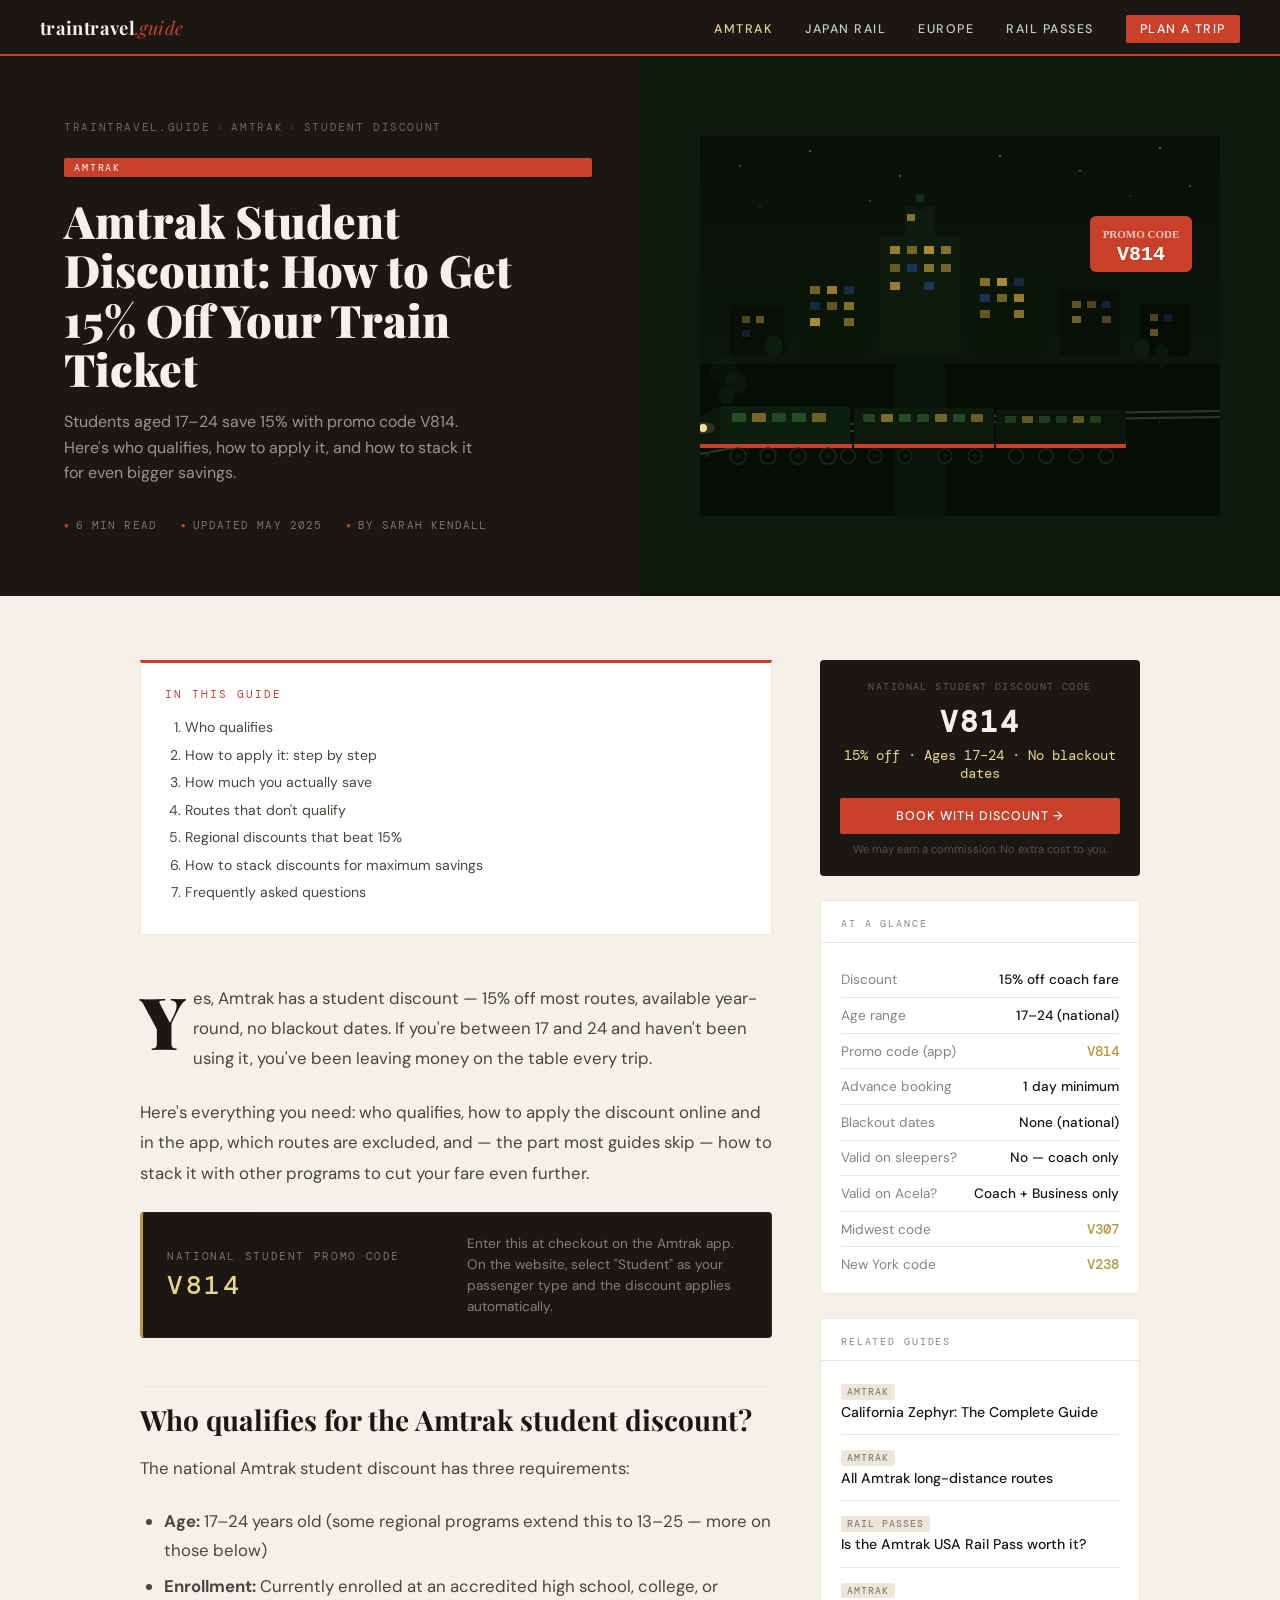
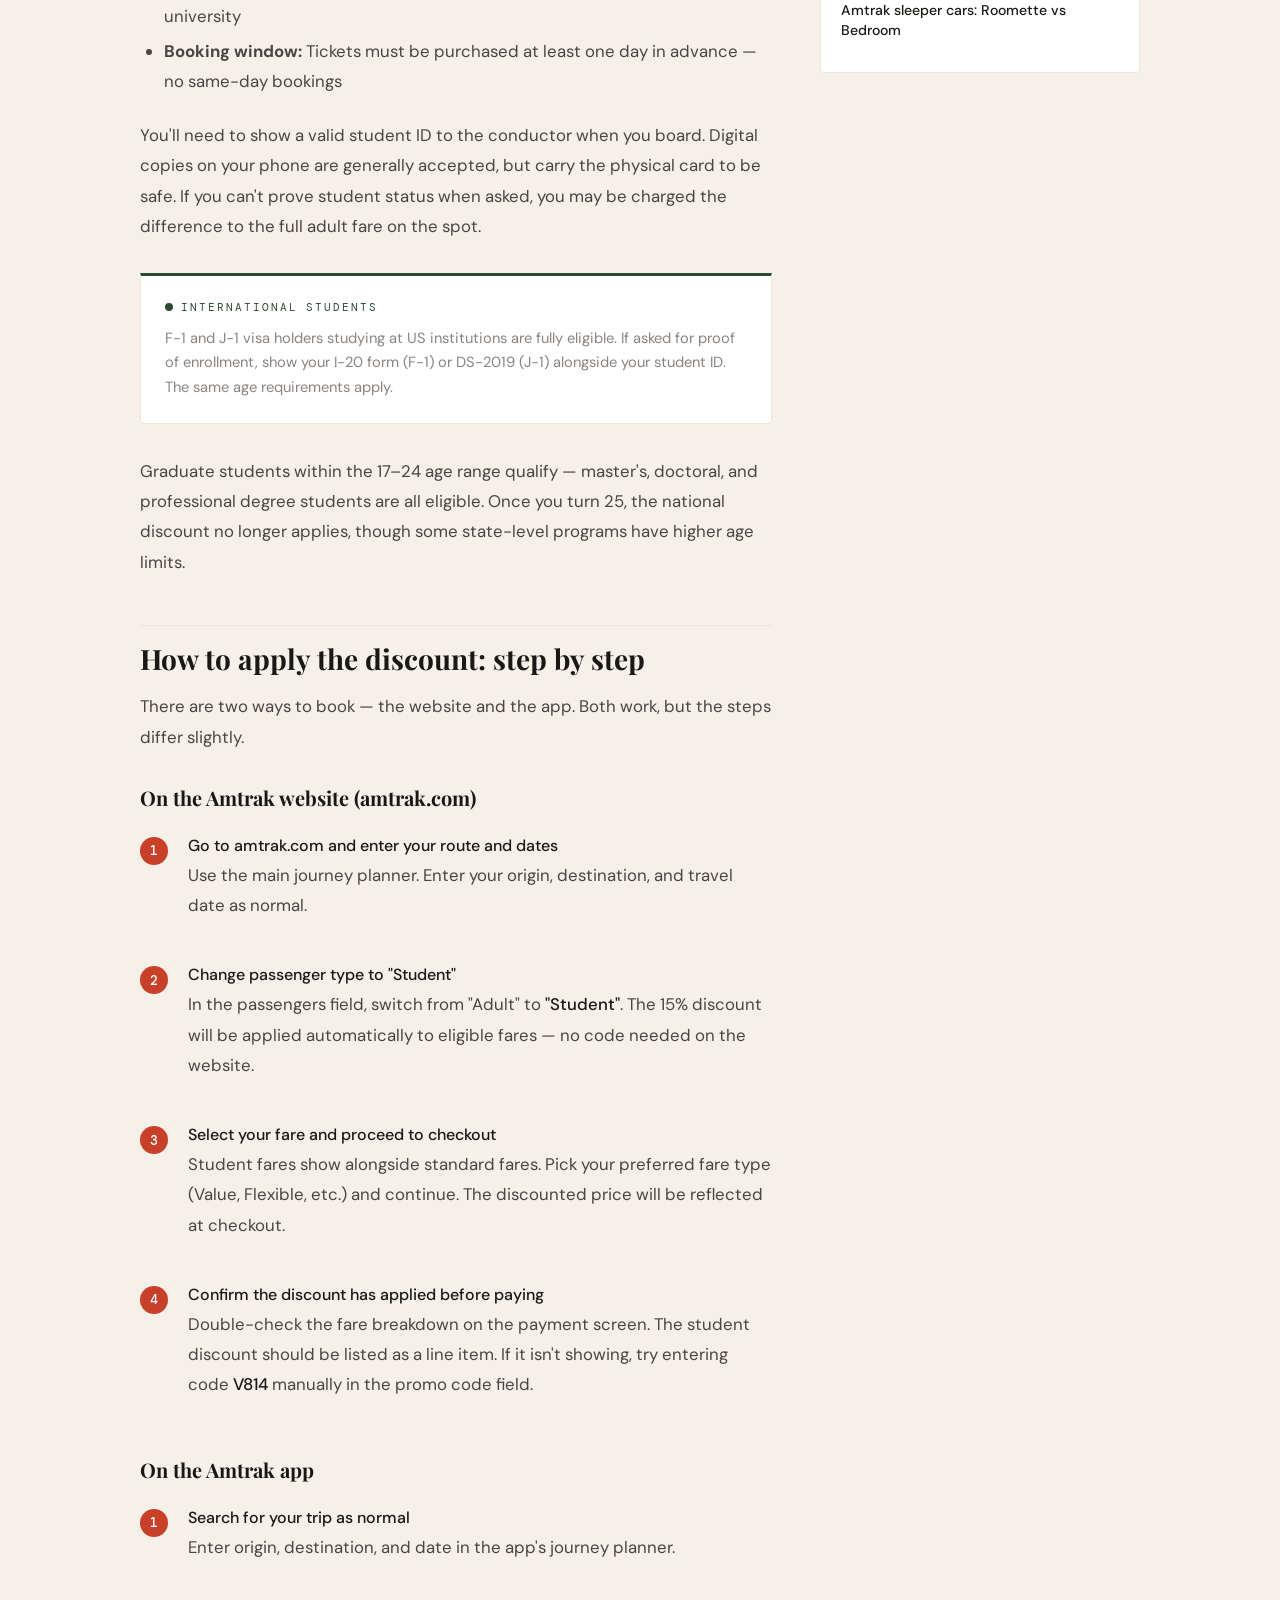
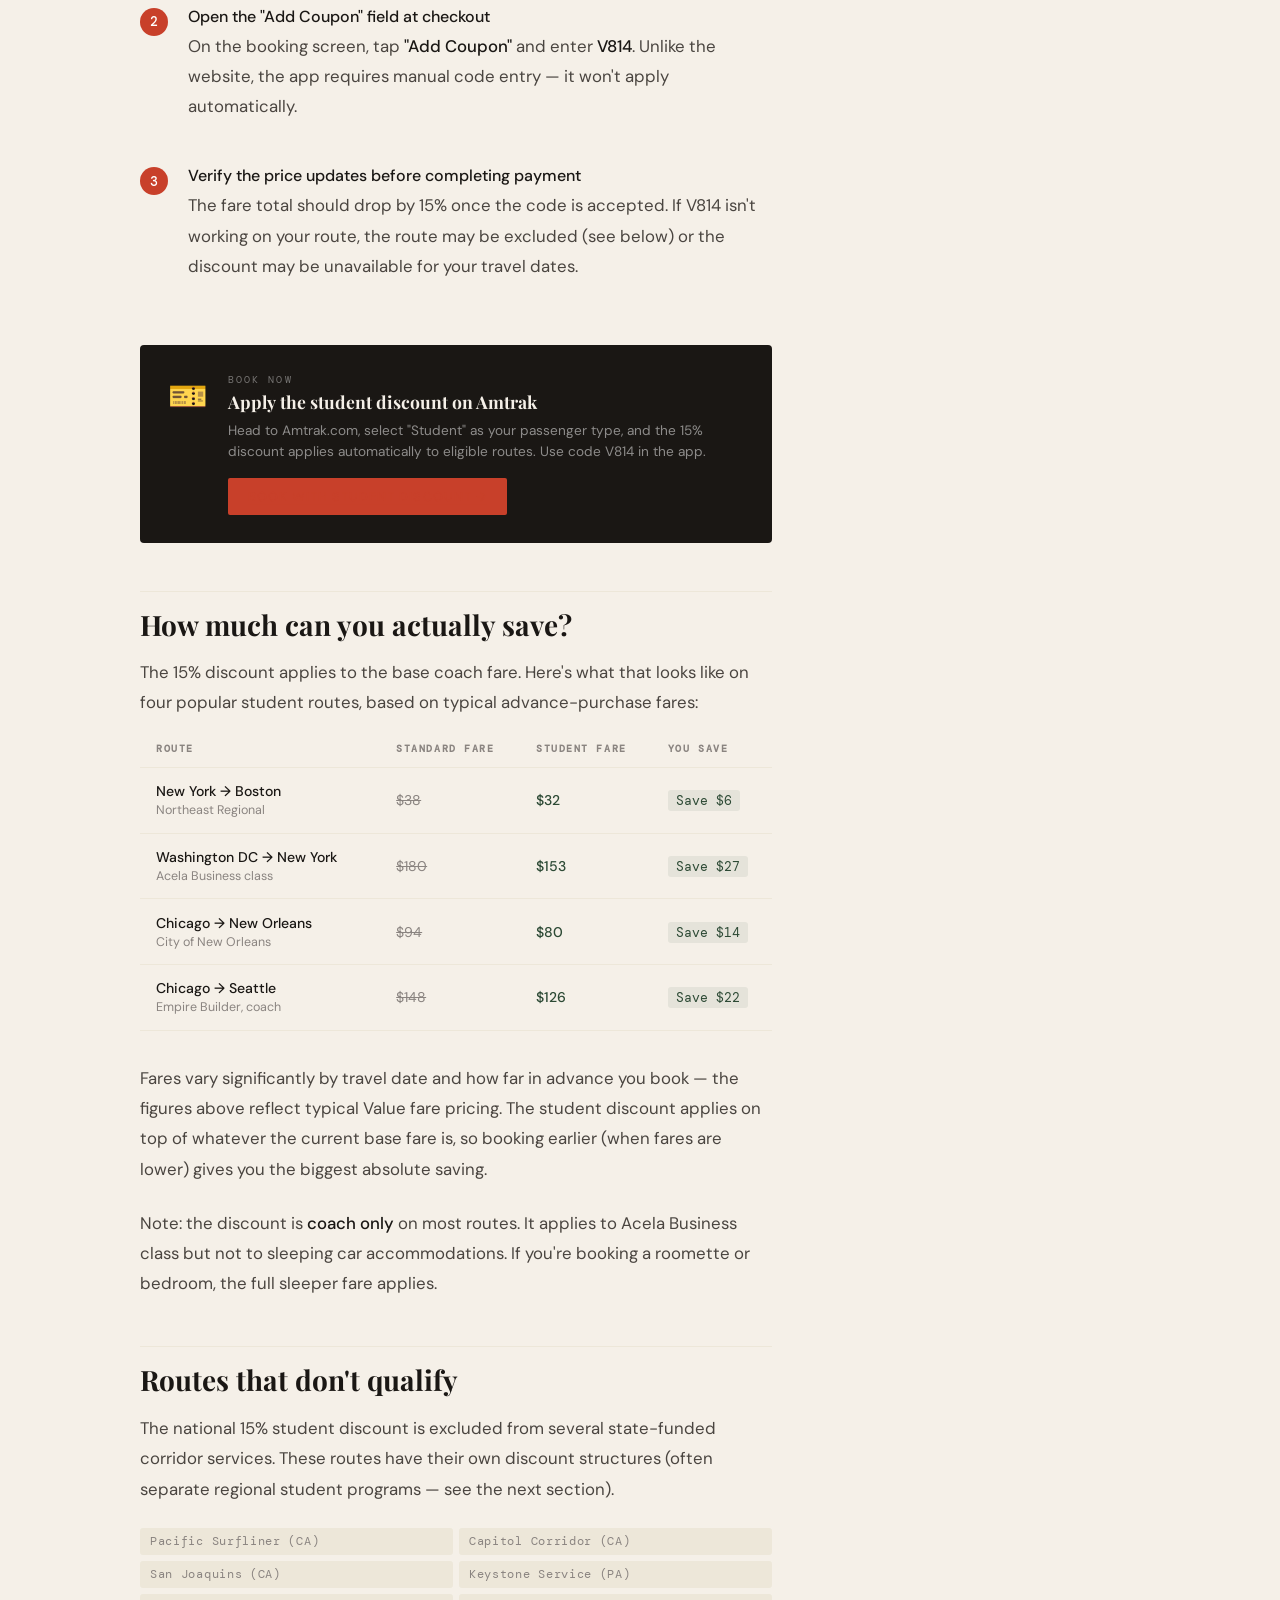
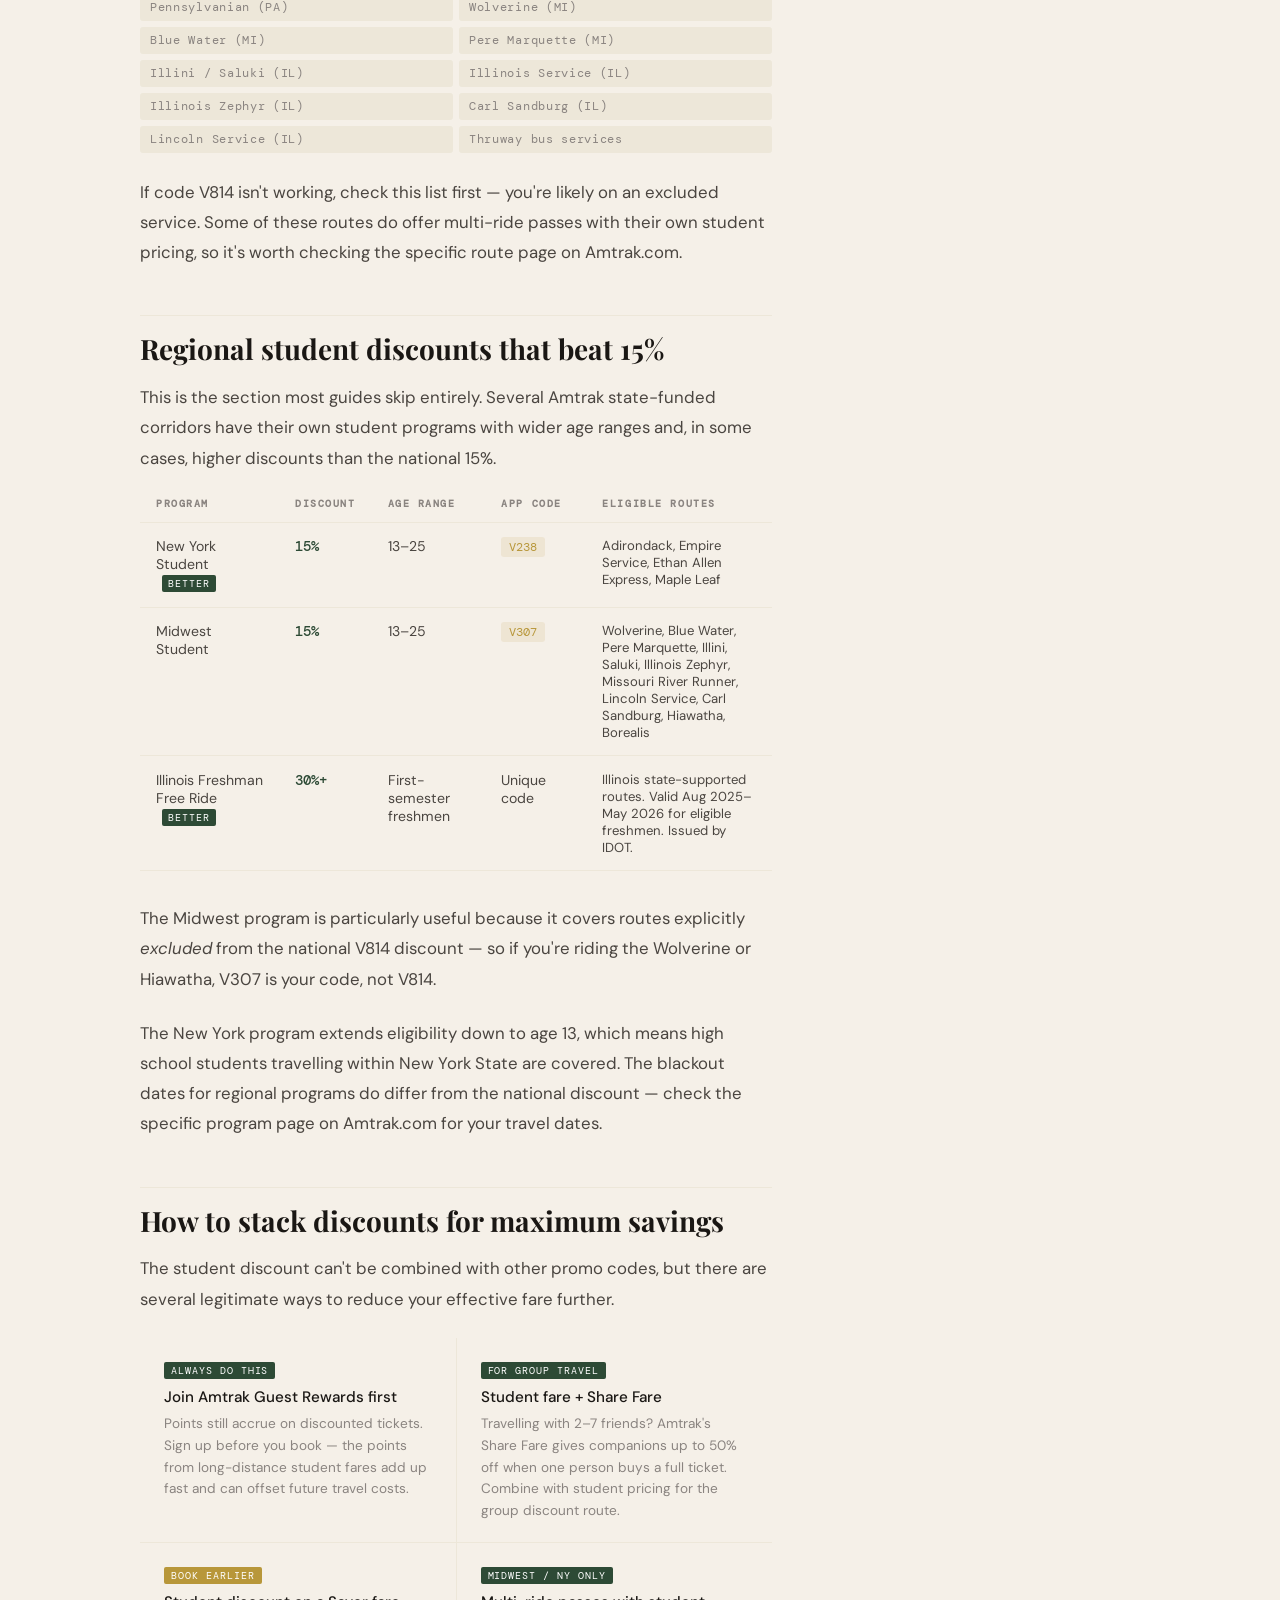
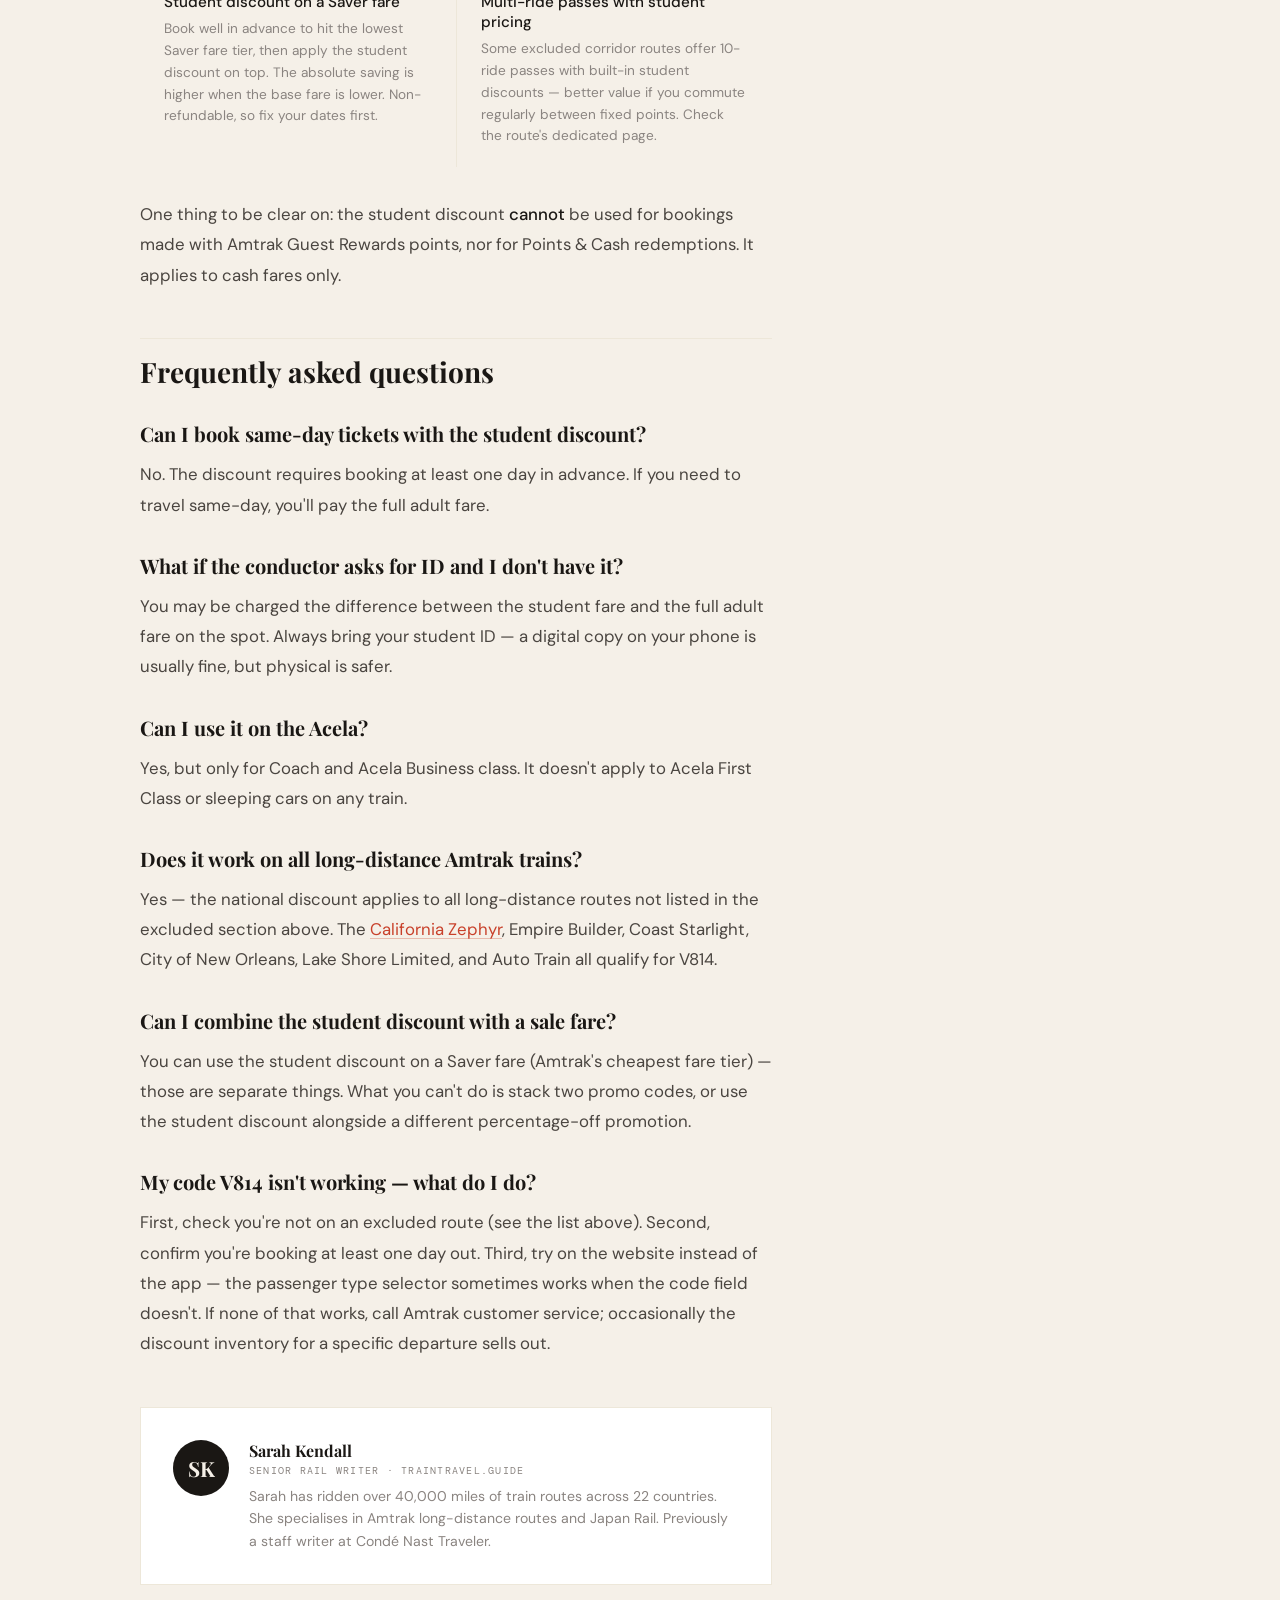
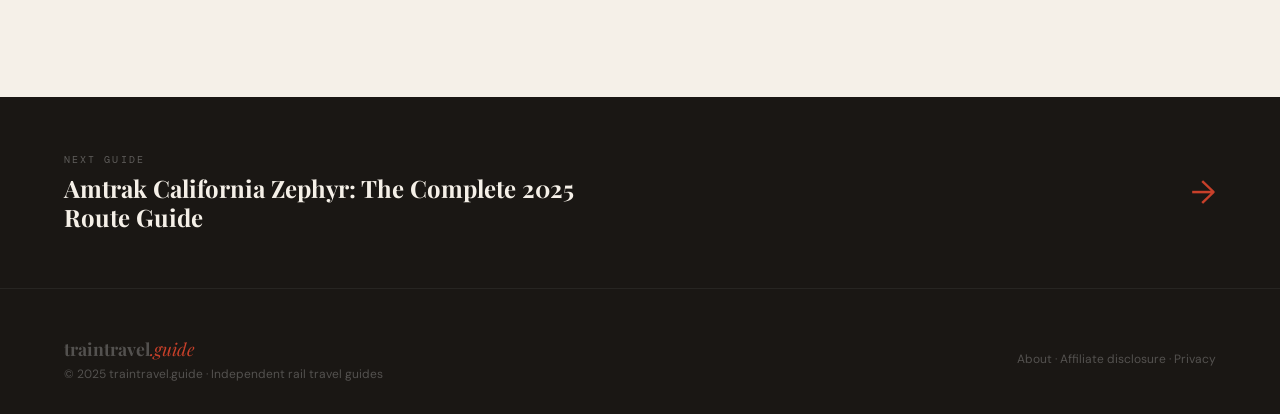
<file: amtrak/student-discount.html>
<!doctype html>
<html lang="en">
  <head>
    <meta charset="UTF-8" />
    <meta name="viewport" content="width=device-width, initial-scale=1.0" />
    <title>
      Amtrak Student Discount: How to Get 15% Off Your Train Ticket —
      traintravel.guide
    </title>
    <meta
      name="description"
      content="Students aged 17–24 can get 15% off Amtrak tickets using promo code V814. Here's who qualifies, which routes are included, and how to stack it for maximum savings."
    />
    <link rel="stylesheet" href="/css/style.css" />
    <style>
      body {
        padding-top: 56px;
      }

      /* ── HERO ── */
      .article-hero {
        background: var(--ink);
        position: relative;
        overflow: hidden;
        min-height: 440px;
        display: grid;
        grid-template-columns: 1fr 1fr;
      }
      .article-hero-left {
        padding: 4rem 3rem 4rem 4rem;
        display: flex;
        flex-direction: column;
        justify-content: center;
        position: relative;
        z-index: 2;
      }
      .article-hero-right {
        position: relative;
        overflow: hidden;
        background: #0e1a0e;
        display: flex;
        align-items: center;
        justify-content: center;
      }
      .breadcrumb {
        display: flex;
        align-items: center;
        gap: 6px;
        font-family: var(--mono);
        font-size: 0.68rem;
        letter-spacing: 0.15em;
        text-transform: uppercase;
        color: rgba(255, 255, 255, 0.35);
        margin-bottom: 1.5rem;
      }
      .breadcrumb a {
        color: rgba(255, 255, 255, 0.35);
        text-decoration: none;
        transition: color 0.2s;
      }
      .breadcrumb a:hover {
        color: var(--gold-light);
      }
      .breadcrumb-sep {
        color: rgba(255, 255, 255, 0.2);
      }
      .article-tag {
        display: inline-block;
        font-family: var(--mono);
        font-size: 0.65rem;
        letter-spacing: 0.18em;
        text-transform: uppercase;
        color: white;
        background: var(--rail);
        padding: 3px 10px;
        margin-bottom: 1.2rem;
        border-radius: 2px;
      }
      .article-hero-title {
        font-family: var(--serif);
        font-size: clamp(1.8rem, 3.5vw, 2.8rem);
        font-weight: 900;
        line-height: 1.1;
        color: var(--cream);
        margin-bottom: 1rem;
      }
      .article-hero-subtitle {
        font-size: 1rem;
        color: rgba(255, 255, 255, 0.55);
        line-height: 1.6;
        max-width: 420px;
        margin-bottom: 2rem;
      }
      .article-meta-row {
        display: flex;
        align-items: center;
        gap: 1.5rem;
        flex-wrap: wrap;
      }
      .meta-item {
        font-family: var(--mono);
        font-size: 0.68rem;
        letter-spacing: 0.1em;
        text-transform: uppercase;
        color: rgba(255, 255, 255, 0.4);
        display: flex;
        align-items: center;
        gap: 6px;
      }
      .meta-dot {
        color: var(--rail);
        font-size: 0.5rem;
      }
      .article-hero-left > * {
        animation: fadeUp 0.8s ease both;
      }
      .article-hero-left > *:nth-child(1) {
        animation-delay: 0s;
      }
      .article-hero-left > *:nth-child(2) {
        animation-delay: 0.08s;
      }
      .article-hero-left > *:nth-child(3) {
        animation-delay: 0.16s;
      }
      .article-hero-left > *:nth-child(4) {
        animation-delay: 0.24s;
      }
      .article-hero-left > *:nth-child(5) {
        animation-delay: 0.32s;
      }

      /* ── CODE BOX ── */
      .code-box {
        background: var(--ink);
        border: 1px solid rgba(255, 255, 255, 0.08);
        border-left: 3px solid var(--gold);
        border-radius: 4px;
        padding: 1.25rem 1.5rem;
        margin: 1.5rem 0;
        display: flex;
        align-items: center;
        justify-content: space-between;
        gap: 1rem;
        flex-wrap: wrap;
      }
      .code-box-label {
        font-family: var(--mono);
        font-size: 0.68rem;
        letter-spacing: 0.15em;
        text-transform: uppercase;
        color: rgba(255, 255, 255, 0.4);
        margin-bottom: 6px;
      }
      .code-box-code {
        font-family: var(--mono);
        font-size: 1.6rem;
        font-weight: 500;
        color: var(--gold-light);
        letter-spacing: 0.1em;
      }
      .code-box-note {
        font-size: 0.85rem;
        color: rgba(255, 255, 255, 0.45);
        line-height: 1.55;
        max-width: 280px;
      }

      /* ── SAVINGS TABLE ── */
      .savings-table {
        width: 100%;
        border-collapse: collapse;
        font-size: 0.88rem;
        margin: 1.5rem 0 2rem;
      }
      .savings-table th {
        font-family: var(--mono);
        font-size: 0.65rem;
        letter-spacing: 0.15em;
        text-transform: uppercase;
        color: var(--ink-muted);
        padding: 0 1rem 0.75rem;
        text-align: left;
        border-bottom: 1px solid var(--cream-dark);
      }
      .savings-table td {
        padding: 0.9rem 1rem;
        border-bottom: 1px solid var(--cream-dark);
        color: var(--ink-light);
        vertical-align: middle;
      }
      .savings-table tr:hover td {
        background: white;
      }
      .savings-table .route-name {
        font-weight: 500;
        color: var(--ink);
      }
      .savings-table .price-original {
        color: var(--ink-muted);
        text-decoration: line-through;
      }
      .savings-table .price-student {
        font-weight: 500;
        color: var(--forest);
      }
      .savings-table .savings-amt {
        font-family: var(--mono);
        font-size: 0.8rem;
        color: var(--forest);
        background: rgba(45, 74, 53, 0.08);
        padding: 2px 8px;
        border-radius: 3px;
        white-space: nowrap;
      }

      /* ── EXCLUDED ROUTES ── */
      .excluded-grid {
        display: grid;
        grid-template-columns: 1fr 1fr;
        gap: 6px;
        margin: 1rem 0 1.5rem;
      }
      .excluded-tag {
        font-family: var(--mono);
        font-size: 0.72rem;
        letter-spacing: 0.06em;
        background: var(--cream-dark);
        color: var(--ink-muted);
        padding: 6px 10px;
        border-radius: 3px;
      }

      /* ── REGIONAL TABLE ── */
      .regional-table {
        width: 100%;
        border-collapse: collapse;
        font-size: 0.88rem;
        margin: 1.5rem 0 2rem;
      }
      .regional-table th {
        font-family: var(--mono);
        font-size: 0.65rem;
        letter-spacing: 0.15em;
        text-transform: uppercase;
        color: var(--ink-muted);
        padding: 0 1rem 0.75rem;
        text-align: left;
        border-bottom: 1px solid var(--cream-dark);
      }
      .regional-table td {
        padding: 0.9rem 1rem;
        border-bottom: 1px solid var(--cream-dark);
        color: var(--ink-light);
        vertical-align: top;
      }
      .regional-table .region-name {
        font-weight: 500;
        color: var(--ink);
      }
      .regional-table .discount-pct {
        font-family: var(--mono);
        font-weight: 500;
        color: var(--forest);
      }
      .regional-table .better-badge {
        display: inline-block;
        font-family: var(--mono);
        font-size: 0.6rem;
        letter-spacing: 0.1em;
        text-transform: uppercase;
        background: var(--forest);
        color: white;
        padding: 2px 6px;
        border-radius: 2px;
        margin-left: 6px;
        vertical-align: middle;
      }
      .regional-table .code-pill {
        font-family: var(--mono);
        font-size: 0.75rem;
        color: var(--gold);
        background: rgba(184, 151, 58, 0.12);
        padding: 2px 8px;
        border-radius: 3px;
      }

      /* ── STEPS ── */
      .steps {
        margin: 1.5rem 0;
        counter-reset: steps;
      }
      .step {
        display: flex;
        gap: 1.25rem;
        margin-bottom: 1.25rem;
        align-items: flex-start;
      }
      .step-num {
        flex-shrink: 0;
        width: 28px;
        height: 28px;
        background: var(--rail);
        color: white;
        border-radius: 50%;
        display: flex;
        align-items: center;
        justify-content: center;
        font-family: var(--mono);
        font-size: 0.8rem;
        font-weight: 500;
        margin-top: 2px;
      }
      .step-body {
        flex: 1;
      }
      .step-title {
        font-weight: 500;
        color: var(--ink);
        font-size: 1rem;
        margin-bottom: 4px;
      }
      .step-desc {
        font-size: 0.9rem;
        color: var(--ink-muted);
        line-height: 1.6;
        margin: 0;
      }
      .step-desc strong {
        color: var(--ink);
        font-weight: 500;
      }

      /* ── STACKING BOX ── */
      .stack-grid {
        display: grid;
        grid-template-columns: 1fr 1fr;
        gap: 1px;
        background: var(--cream-dark);
        margin: 1.5rem 0 2rem;
      }
      .stack-item {
        background: var(--cream);
        padding: 1.25rem 1.5rem;
      }
      .stack-item-title {
        font-weight: 500;
        color: var(--ink);
        font-size: 0.95rem;
        margin-bottom: 0.4rem;
      }
      .stack-item-desc {
        font-size: 0.85rem;
        color: var(--ink-muted);
        line-height: 1.6;
      }
      .stack-item-tag {
        display: inline-block;
        font-family: var(--mono);
        font-size: 0.6rem;
        letter-spacing: 0.1em;
        text-transform: uppercase;
        background: var(--forest);
        color: white;
        padding: 2px 7px;
        border-radius: 2px;
        margin-bottom: 0.5rem;
      }
      .stack-item-tag.gold {
        background: var(--gold);
      }

      /* ── ARTICLE LAYOUT ── */
      .article-layout {
        display: grid;
        grid-template-columns: 1fr min(var(--col-main), 100%) 320px 1fr;
        align-items: start;
        padding: 4rem 0;
      }
      .article-body {
        grid-column: 2;
        padding-right: 3rem;
      }
      .article-sidebar {
        grid-column: 3;
        position: sticky;
        top: 80px;
      }
    </style>
  </head>
  <body>
    <div id="nav-placeholder"></div>
    <div id="progress"><div id="progress-fill"></div></div>

    <!-- HERO -->
    <header class="article-hero">
      <div class="article-hero-left">
        <div class="breadcrumb">
          <a href="/">traintravel.guide</a>
          <span class="breadcrumb-sep">›</span>
          <a href="/amtrak/">Amtrak</a>
          <span class="breadcrumb-sep">›</span>
          <span>Student discount</span>
        </div>
        <span class="article-tag">Amtrak</span>
        <h1 class="article-hero-title">
          Amtrak Student Discount: How to Get 15% Off Your Train Ticket
        </h1>
        <p class="article-hero-subtitle">
          Students aged 17–24 save 15% with promo code V814. Here's who
          qualifies, how to apply it, and how to stack it for even bigger
          savings.
        </p>
        <div class="article-meta-row">
          <span class="meta-item"
            ><span class="meta-dot">●</span> 6 min read</span
          >
          <span class="meta-item"
            ><span class="meta-dot">●</span> Updated May 2025</span
          >
          <span class="meta-item"
            ><span class="meta-dot">●</span> By Sarah Kendall</span
          >
        </div>
      </div>

      <div class="article-hero-right">
        <!-- Campus / train illustration -->
        <svg
          viewBox="0 0 520 380"
          xmlns="http://www.w3.org/2000/svg"
          style="width: 100%; height: 100%; max-width: 520px"
        >
          <defs>
            <linearGradient id="nightSky" x1="0" y1="0" x2="0" y2="1">
              <stop offset="0%" stop-color="#080f08" />
              <stop offset="100%" stop-color="#0e1a0e" />
            </linearGradient>
          </defs>
          <rect width="520" height="380" fill="url(#nightSky)" />

          <!-- Stars -->
          <circle cx="40" cy="30" r="0.8" fill="white" opacity="0.5" />
          <circle cx="110" cy="15" r="1" fill="white" opacity="0.4" />
          <circle cx="200" cy="40" r="0.8" fill="white" opacity="0.6" />
          <circle cx="300" cy="20" r="1" fill="white" opacity="0.4" />
          <circle cx="380" cy="35" r="0.8" fill="white" opacity="0.5" />
          <circle cx="460" cy="12" r="1" fill="white" opacity="0.4" />
          <circle cx="490" cy="50" r="0.8" fill="white" opacity="0.5" />
          <circle cx="60" cy="70" r="0.7" fill="white" opacity="0.3" />
          <circle cx="170" cy="65" r="0.8" fill="white" opacity="0.4" />
          <circle cx="430" cy="60" r="0.7" fill="white" opacity="0.3" />

          <!-- Campus buildings silhouette -->
          <!-- Main building with tower (university) -->
          <rect x="180" y="100" width="80" height="120" fill="#0d1a0d" />
          <rect x="205" y="70" width="30" height="35" fill="#0d1a0d" />
          <rect x="215" y="55" width="10" height="20" fill="#0a140a" />
          <!-- Clock tower detail -->
          <rect
            x="216"
            y="58"
            width="8"
            height="8"
            fill="#1a3a1a"
            opacity="0.7"
          />
          <!-- Building windows lit -->
          <rect
            x="190"
            y="110"
            width="10"
            height="8"
            fill="#b8973a"
            opacity="0.8"
          />
          <rect
            x="207"
            y="110"
            width="10"
            height="8"
            fill="#b8973a"
            opacity="0.6"
          />
          <rect
            x="224"
            y="110"
            width="10"
            height="8"
            fill="#b8973a"
            opacity="0.9"
          />
          <rect
            x="241"
            y="110"
            width="10"
            height="8"
            fill="#b8973a"
            opacity="0.7"
          />
          <rect
            x="190"
            y="128"
            width="10"
            height="8"
            fill="#b8973a"
            opacity="0.5"
          />
          <rect
            x="207"
            y="128"
            width="10"
            height="8"
            fill="#1e3a5f"
            opacity="0.8"
          />
          <rect
            x="224"
            y="128"
            width="10"
            height="8"
            fill="#b8973a"
            opacity="0.7"
          />
          <rect
            x="241"
            y="128"
            width="10"
            height="8"
            fill="#b8973a"
            opacity="0.6"
          />
          <rect
            x="190"
            y="146"
            width="10"
            height="8"
            fill="#b8973a"
            opacity="0.8"
          />
          <rect
            x="224"
            y="146"
            width="10"
            height="8"
            fill="#1e3a5f"
            opacity="0.9"
          />
          <rect
            x="207"
            y="78"
            width="8"
            height="7"
            fill="#b8973a"
            opacity="0.7"
          />

          <!-- Side building left -->
          <rect x="100" y="140" width="70" height="80" fill="#0a150a" />
          <rect
            x="110"
            y="150"
            width="10"
            height="8"
            fill="#b8973a"
            opacity="0.6"
          />
          <rect
            x="127"
            y="150"
            width="10"
            height="8"
            fill="#b8973a"
            opacity="0.8"
          />
          <rect
            x="144"
            y="150"
            width="10"
            height="8"
            fill="#1e3a5f"
            opacity="0.7"
          />
          <rect
            x="110"
            y="166"
            width="10"
            height="8"
            fill="#1e3a5f"
            opacity="0.6"
          />
          <rect
            x="127"
            y="166"
            width="10"
            height="8"
            fill="#b8973a"
            opacity="0.5"
          />
          <rect
            x="144"
            y="166"
            width="10"
            height="8"
            fill="#b8973a"
            opacity="0.7"
          />
          <rect
            x="110"
            y="182"
            width="10"
            height="8"
            fill="#b8973a"
            opacity="0.9"
          />
          <rect
            x="144"
            y="182"
            width="10"
            height="8"
            fill="#b8973a"
            opacity="0.6"
          />

          <!-- Side building right -->
          <rect x="270" y="130" width="75" height="90" fill="#0a150a" />
          <rect
            x="280"
            y="142"
            width="10"
            height="8"
            fill="#b8973a"
            opacity="0.7"
          />
          <rect
            x="297"
            y="142"
            width="10"
            height="8"
            fill="#b8973a"
            opacity="0.9"
          />
          <rect
            x="314"
            y="142"
            width="10"
            height="8"
            fill="#1e3a5f"
            opacity="0.6"
          />
          <rect
            x="280"
            y="158"
            width="10"
            height="8"
            fill="#1e3a5f"
            opacity="0.8"
          />
          <rect
            x="297"
            y="158"
            width="10"
            height="8"
            fill="#b8973a"
            opacity="0.6"
          />
          <rect
            x="314"
            y="158"
            width="10"
            height="8"
            fill="#b8973a"
            opacity="0.8"
          />
          <rect
            x="280"
            y="174"
            width="10"
            height="8"
            fill="#b8973a"
            opacity="0.5"
          />
          <rect
            x="314"
            y="174"
            width="10"
            height="8"
            fill="#b8973a"
            opacity="0.7"
          />

          <!-- Far buildings -->
          <rect x="30" y="170" width="55" height="50" fill="#080f08" />
          <rect
            x="42"
            y="180"
            width="8"
            height="7"
            fill="#b8973a"
            opacity="0.4"
          />
          <rect
            x="56"
            y="180"
            width="8"
            height="7"
            fill="#b8973a"
            opacity="0.5"
          />
          <rect
            x="42"
            y="194"
            width="8"
            height="7"
            fill="#1e3a5f"
            opacity="0.4"
          />
          <rect x="360" y="155" width="60" height="65" fill="#080f08" />
          <rect
            x="372"
            y="165"
            width="9"
            height="7"
            fill="#b8973a"
            opacity="0.5"
          />
          <rect
            x="387"
            y="165"
            width="9"
            height="7"
            fill="#b8973a"
            opacity="0.4"
          />
          <rect
            x="402"
            y="165"
            width="9"
            height="7"
            fill="#1e3a5f"
            opacity="0.5"
          />
          <rect
            x="372"
            y="180"
            width="9"
            height="7"
            fill="#b8973a"
            opacity="0.6"
          />
          <rect
            x="402"
            y="180"
            width="9"
            height="7"
            fill="#b8973a"
            opacity="0.4"
          />
          <rect x="440" y="168" width="50" height="52" fill="#060d06" />
          <rect
            x="450"
            y="178"
            width="8"
            height="7"
            fill="#b8973a"
            opacity="0.4"
          />
          <rect
            x="464"
            y="178"
            width="8"
            height="7"
            fill="#1e3a5f"
            opacity="0.4"
          />
          <rect
            x="450"
            y="193"
            width="8"
            height="7"
            fill="#b8973a"
            opacity="0.5"
          />

          <!-- Ground -->
          <rect x="0" y="228" width="520" height="152" fill="#060d06" />

          <!-- Path / pavement -->
          <rect
            x="195"
            y="220"
            width="50"
            height="160"
            fill="#0c160c"
            opacity="0.8"
          />

          <!-- Rail tracks -->
          <path
            d="M 0 310 Q 80 295 180 285 Q 280 278 520 275"
            stroke="#2a3a2a"
            stroke-width="2"
            fill="none"
          />
          <path
            d="M 0 318 Q 80 302 180 292 Q 280 284 520 281"
            stroke="#2a3a2a"
            stroke-width="2"
            fill="none"
          />
          <!-- Sleepers -->
          <line
            x1="10"
            y1="315"
            x2="6"
            y2="321"
            stroke="#1a2a1a"
            stroke-width="2.5"
          />
          <line
            x1="50"
            y1="308"
            x2="47"
            y2="314"
            stroke="#1a2a1a"
            stroke-width="2"
          />
          <line
            x1="95"
            y1="303"
            x2="93"
            y2="309"
            stroke="#1a2a1a"
            stroke-width="2"
          />
          <line
            x1="145"
            y1="298"
            x2="143"
            y2="303"
            stroke="#1a2a1a"
            stroke-width="1.5"
          />
          <line
            x1="200"
            y1="294"
            x2="198"
            y2="299"
            stroke="#1a2a1a"
            stroke-width="1.5"
          />
          <line
            x1="260"
            y1="291"
            x2="258"
            y2="295"
            stroke="#1a2a1a"
            stroke-width="1.5"
          />
          <line
            x1="320"
            y1="288"
            x2="319"
            y2="292"
            stroke="#1a2a1a"
            stroke-width="1.5"
          />
          <line
            x1="390"
            y1="286"
            x2="388"
            y2="290"
            stroke="#1a2a1a"
            stroke-width="1.5"
          />
          <line
            x1="460"
            y1="284"
            x2="459"
            y2="287"
            stroke="#1a2a1a"
            stroke-width="1.5"
          />

          <!-- Train (Amtrak Superliner) -->
          <!-- Locomotive -->
          <rect x="20" y="270" width="130" height="42" rx="4" fill="#0e1e0e" />
          <path d="M20,270 L0,280 L0,312 L20,312 Z" fill="#0a180a" />
          <!-- Headlight -->
          <circle cx="3" cy="292" r="4" fill="#ffe896" opacity="0.95" />
          <ellipse
            cx="3"
            cy="292"
            rx="12"
            ry="6"
            fill="rgba(255,232,150,0.15)"
          />
          <!-- Amtrak stripe -->
          <rect x="0" y="308" width="152" height="4" fill="#c8402a" />
          <!-- Windows -->
          <rect
            x="32"
            y="277"
            width="14"
            height="9"
            rx="1"
            fill="#2a5a2a"
            opacity="0.8"
          />
          <rect
            x="52"
            y="277"
            width="14"
            height="9"
            rx="1"
            fill="#b8973a"
            opacity="0.6"
          />
          <rect
            x="72"
            y="277"
            width="14"
            height="9"
            rx="1"
            fill="#2a5a2a"
            opacity="0.7"
          />
          <rect
            x="92"
            y="277"
            width="14"
            height="9"
            rx="1"
            fill="#2a5a2a"
            opacity="0.8"
          />
          <rect
            x="112"
            y="277"
            width="14"
            height="9"
            rx="1"
            fill="#b8973a"
            opacity="0.55"
          />
          <!-- Wheels -->
          <circle
            cx="38"
            cy="320"
            r="8"
            fill="#060d06"
            stroke="#1a2a1a"
            stroke-width="1.5"
          />
          <circle cx="38" cy="320" r="3" fill="#0e1a0e" />
          <circle
            cx="68"
            cy="320"
            r="8"
            fill="#060d06"
            stroke="#1a2a1a"
            stroke-width="1.5"
          />
          <circle cx="68" cy="320" r="3" fill="#0e1a0e" />
          <circle
            cx="98"
            cy="320"
            r="8"
            fill="#060d06"
            stroke="#1a2a1a"
            stroke-width="1.5"
          />
          <circle cx="98" cy="320" r="3" fill="#0e1a0e" />
          <circle
            cx="128"
            cy="320"
            r="8"
            fill="#060d06"
            stroke="#1a2a1a"
            stroke-width="1.5"
          />
          <circle cx="128" cy="320" r="3" fill="#0e1a0e" />
          <circle
            cx="148"
            cy="320"
            r="7"
            fill="#060d06"
            stroke="#1a2a1a"
            stroke-width="1.5"
          />

          <!-- Passenger car -->
          <rect x="154" y="272" width="140" height="40" rx="3" fill="#0c1a0c" />
          <rect x="154" y="308" width="140" height="4" fill="#c8402a" />
          <!-- Upper windows -->
          <rect
            x="163"
            y="278"
            width="12"
            height="8"
            rx="1"
            fill="#2a5a2a"
            opacity="0.7"
          />
          <rect
            x="181"
            y="278"
            width="12"
            height="8"
            rx="1"
            fill="#b8973a"
            opacity="0.65"
          />
          <rect
            x="199"
            y="278"
            width="12"
            height="8"
            rx="1"
            fill="#2a5a2a"
            opacity="0.8"
          />
          <rect
            x="217"
            y="278"
            width="12"
            height="8"
            rx="1"
            fill="#2a5a2a"
            opacity="0.7"
          />
          <rect
            x="235"
            y="278"
            width="12"
            height="8"
            rx="1"
            fill="#b8973a"
            opacity="0.6"
          />
          <rect
            x="253"
            y="278"
            width="12"
            height="8"
            rx="1"
            fill="#2a5a2a"
            opacity="0.75"
          />
          <rect
            x="271"
            y="278"
            width="12"
            height="8"
            rx="1"
            fill="#b8973a"
            opacity="0.55"
          />
          <!-- Wheels -->
          <circle
            cx="175"
            cy="320"
            r="7"
            fill="#060d06"
            stroke="#1a2a1a"
            stroke-width="1.5"
          />
          <circle cx="175" cy="320" r="2.5" fill="#0e1a0e" />
          <circle
            cx="205"
            cy="320"
            r="7"
            fill="#060d06"
            stroke="#1a2a1a"
            stroke-width="1.5"
          />
          <circle cx="205" cy="320" r="2.5" fill="#0e1a0e" />
          <circle
            cx="245"
            cy="320"
            r="7"
            fill="#060d06"
            stroke="#1a2a1a"
            stroke-width="1.5"
          />
          <circle cx="245" cy="320" r="2.5" fill="#0e1a0e" />
          <circle
            cx="275"
            cy="320"
            r="7"
            fill="#060d06"
            stroke="#1a2a1a"
            stroke-width="1.5"
          />
          <circle cx="275" cy="320" r="2.5" fill="#0e1a0e" />

          <!-- Second passenger car (partial) -->
          <rect x="296" y="274" width="130" height="38" rx="3" fill="#0a160a" />
          <rect x="296" y="308" width="130" height="4" fill="#c8402a" />
          <rect
            x="305"
            y="280"
            width="11"
            height="7"
            rx="1"
            fill="#2a5a2a"
            opacity="0.6"
          />
          <rect
            x="322"
            y="280"
            width="11"
            height="7"
            rx="1"
            fill="#b8973a"
            opacity="0.5"
          />
          <rect
            x="339"
            y="280"
            width="11"
            height="7"
            rx="1"
            fill="#2a5a2a"
            opacity="0.65"
          />
          <rect
            x="356"
            y="280"
            width="11"
            height="7"
            rx="1"
            fill="#2a5a2a"
            opacity="0.55"
          />
          <rect
            x="373"
            y="280"
            width="11"
            height="7"
            rx="1"
            fill="#b8973a"
            opacity="0.5"
          />
          <rect
            x="390"
            y="280"
            width="11"
            height="7"
            rx="1"
            fill="#2a5a2a"
            opacity="0.6"
          />
          <circle
            cx="316"
            cy="320"
            r="7"
            fill="#060d06"
            stroke="#1a2a1a"
            stroke-width="1.5"
          />
          <circle
            cx="346"
            cy="320"
            r="7"
            fill="#060d06"
            stroke="#1a2a1a"
            stroke-width="1.5"
          />
          <circle
            cx="376"
            cy="320"
            r="7"
            fill="#060d06"
            stroke="#1a2a1a"
            stroke-width="1.5"
          />
          <circle
            cx="406"
            cy="320"
            r="7"
            fill="#060d06"
            stroke="#1a2a1a"
            stroke-width="1.5"
          />

          <!-- Steam/smoke -->
          <circle cx="26" cy="260" r="8" fill="#1a2a1a" opacity="0.4" />
          <circle cx="36" cy="247" r="11" fill="#1a2a1a" opacity="0.3" />
          <circle cx="24" cy="234" r="14" fill="#1a2a1a" opacity="0.18" />

          <!-- Discount badge floating -->
          <rect x="390" y="80" width="102" height="56" rx="6" fill="#c8402a" />
          <text
            x="441"
            y="102"
            font-family="Georgia, serif"
            font-size="11"
            font-weight="700"
            fill="rgba(255,255,255,0.7)"
            text-anchor="middle"
          >
            PROMO CODE
          </text>
          <text
            x="441"
            y="124"
            font-family="monospace"
            font-size="20"
            font-weight="700"
            fill="white"
            text-anchor="middle"
          >
            V814
          </text>

          <!-- Trees -->
          <rect x="72" y="215" width="5" height="14" fill="#0a140a" />
          <ellipse cx="74" cy="210" rx="9" ry="11" fill="#0e1e0e" />
          <rect x="440" y="218" width="4" height="12" fill="#0a140a" />
          <ellipse cx="442" cy="213" rx="8" ry="10" fill="#0e1e0e" />
          <rect x="460" y="222" width="4" height="10" fill="#0a140a" />
          <ellipse cx="462" cy="217" rx="7" ry="9" fill="#0a180a" />
        </svg>
      </div>
    </header>

    <!-- ARTICLE -->
    <div class="article-layout">
      <main class="article-body">
        <!-- TOC -->
        <nav class="toc" aria-label="Article contents">
          <div class="toc-title">In this guide</div>
          <ol>
            <li><a href="#who-qualifies">Who qualifies</a></li>
            <li><a href="#how-to-book">How to apply it: step by step</a></li>
            <li><a href="#savings">How much you actually save</a></li>
            <li><a href="#excluded">Routes that don't qualify</a></li>
            <li><a href="#regional">Regional discounts that beat 15%</a></li>
            <li>
              <a href="#stacking">How to stack discounts for maximum savings</a>
            </li>
            <li><a href="#faq">Frequently asked questions</a></li>
          </ol>
        </nav>

        <!-- Intro -->
        <p class="lead-para">
          Yes, Amtrak has a student discount — 15% off most routes, available
          year-round, no blackout dates. If you're between 17 and 24 and haven't
          been using it, you've been leaving money on the table every trip.
        </p>

        <p>
          Here's everything you need: who qualifies, how to apply the discount
          online and in the app, which routes are excluded, and — the part most
          guides skip — how to stack it with other programs to cut your fare
          even further.
        </p>

        <div class="code-box">
          <div>
            <div class="code-box-label">National student promo code</div>
            <div class="code-box-code">V814</div>
          </div>
          <div class="code-box-note">
            Enter this at checkout on the Amtrak app. On the website, select
            "Student" as your passenger type and the discount applies
            automatically.
          </div>
        </div>

        <!-- Section 1: Who qualifies -->
        <h2 id="who-qualifies">
          Who qualifies for the Amtrak student discount?
        </h2>

        <p>The national Amtrak student discount has three requirements:</p>

        <ul>
          <li>
            <strong>Age:</strong> 17–24 years old (some regional programs extend
            this to 13–25 — more on those below)
          </li>
          <li>
            <strong>Enrollment:</strong> Currently enrolled at an accredited
            high school, college, or university
          </li>
          <li>
            <strong>Booking window:</strong> Tickets must be purchased at least
            one day in advance — no same-day bookings
          </li>
        </ul>

        <p>
          You'll need to show a valid student ID to the conductor when you
          board. Digital copies on your phone are generally accepted, but carry
          the physical card to be safe. If you can't prove student status when
          asked, you may be charged the difference to the full adult fare on the
          spot.
        </p>

        <div class="info-box">
          <div class="info-box-title">International students</div>
          <p>
            F-1 and J-1 visa holders studying at US institutions are fully
            eligible. If asked for proof of enrollment, show your I-20 form
            (F-1) or DS-2019 (J-1) alongside your student ID. The same age
            requirements apply.
          </p>
        </div>

        <p>
          Graduate students within the 17–24 age range qualify — master's,
          doctoral, and professional degree students are all eligible. Once you
          turn 25, the national discount no longer applies, though some
          state-level programs have higher age limits.
        </p>

        <!-- Section 2: How to book -->
        <h2 id="how-to-book">How to apply the discount: step by step</h2>

        <p>
          There are two ways to book — the website and the app. Both work, but
          the steps differ slightly.
        </p>

        <h3>On the Amtrak website (amtrak.com)</h3>

        <div class="steps">
          <div class="step">
            <div class="step-num">1</div>
            <div class="step-body">
              <div class="step-title">
                Go to amtrak.com and enter your route and dates
              </div>
              <p class="step-desc">
                Use the main journey planner. Enter your origin, destination,
                and travel date as normal.
              </p>
            </div>
          </div>
          <div class="step">
            <div class="step-num">2</div>
            <div class="step-body">
              <div class="step-title">Change passenger type to "Student"</div>
              <p class="step-desc">
                In the passengers field, switch from "Adult" to
                <strong>"Student"</strong>. The 15% discount will be applied
                automatically to eligible fares — no code needed on the website.
              </p>
            </div>
          </div>
          <div class="step">
            <div class="step-num">3</div>
            <div class="step-body">
              <div class="step-title">
                Select your fare and proceed to checkout
              </div>
              <p class="step-desc">
                Student fares show alongside standard fares. Pick your preferred
                fare type (Value, Flexible, etc.) and continue. The discounted
                price will be reflected at checkout.
              </p>
            </div>
          </div>
          <div class="step">
            <div class="step-num">4</div>
            <div class="step-body">
              <div class="step-title">
                Confirm the discount has applied before paying
              </div>
              <p class="step-desc">
                Double-check the fare breakdown on the payment screen. The
                student discount should be listed as a line item. If it isn't
                showing, try entering code <strong>V814</strong> manually in the
                promo code field.
              </p>
            </div>
          </div>
        </div>

        <h3>On the Amtrak app</h3>

        <div class="steps">
          <div class="step">
            <div class="step-num">1</div>
            <div class="step-body">
              <div class="step-title">Search for your trip as normal</div>
              <p class="step-desc">
                Enter origin, destination, and date in the app's journey
                planner.
              </p>
            </div>
          </div>
          <div class="step">
            <div class="step-num">2</div>
            <div class="step-body">
              <div class="step-title">
                Open the "Add Coupon" field at checkout
              </div>
              <p class="step-desc">
                On the booking screen, tap <strong>"Add Coupon"</strong> and
                enter <strong>V814</strong>. Unlike the website, the app
                requires manual code entry — it won't apply automatically.
              </p>
            </div>
          </div>
          <div class="step">
            <div class="step-num">3</div>
            <div class="step-body">
              <div class="step-title">
                Verify the price updates before completing payment
              </div>
              <p class="step-desc">
                The fare total should drop by 15% once the code is accepted. If
                V814 isn't working on your route, the route may be excluded (see
                below) or the discount may be unavailable for your travel dates.
              </p>
            </div>
          </div>
        </div>

        <div class="affiliate-box">
          <div class="affiliate-icon">🎫</div>
          <div class="affiliate-content">
            <div class="affiliate-label">Book now</div>
            <div class="affiliate-title">
              Apply the student discount on Amtrak
            </div>
            <p class="affiliate-desc">
              Head to Amtrak.com, select "Student" as your passenger type, and
              the 15% discount applies automatically to eligible routes. Use
              code V814 in the app.
            </p>
            <a
              href="https://www.amtrak.com/student-discounts"
              class="affiliate-btn"
              target="_blank"
              rel="noopener sponsored"
              >Book with student discount →</a
            >
          </div>
        </div>

        <!-- Section 3: Savings -->
        <h2 id="savings">How much can you actually save?</h2>

        <p>
          The 15% discount applies to the base coach fare. Here's what that
          looks like on four popular student routes, based on typical
          advance-purchase fares:
        </p>

        <table class="savings-table">
          <thead>
            <tr>
              <th style="width: 38%">Route</th>
              <th>Standard fare</th>
              <th>Student fare</th>
              <th>You save</th>
            </tr>
          </thead>
          <tbody>
            <tr>
              <td class="route-name">
                New York → Boston<br /><span
                  style="
                    font-size: 0.78rem;
                    color: var(--ink-muted);
                    font-weight: 400;
                  "
                  >Northeast Regional</span
                >
              </td>
              <td class="price-original">$38</td>
              <td class="price-student">$32</td>
              <td><span class="savings-amt">Save $6</span></td>
            </tr>
            <tr>
              <td class="route-name">
                Washington DC → New York<br /><span
                  style="
                    font-size: 0.78rem;
                    color: var(--ink-muted);
                    font-weight: 400;
                  "
                  >Acela Business class</span
                >
              </td>
              <td class="price-original">$180</td>
              <td class="price-student">$153</td>
              <td><span class="savings-amt">Save $27</span></td>
            </tr>
            <tr>
              <td class="route-name">
                Chicago → New Orleans<br /><span
                  style="
                    font-size: 0.78rem;
                    color: var(--ink-muted);
                    font-weight: 400;
                  "
                  >City of New Orleans</span
                >
              </td>
              <td class="price-original">$94</td>
              <td class="price-student">$80</td>
              <td><span class="savings-amt">Save $14</span></td>
            </tr>
            <tr>
              <td class="route-name">
                Chicago → Seattle<br /><span
                  style="
                    font-size: 0.78rem;
                    color: var(--ink-muted);
                    font-weight: 400;
                  "
                  >Empire Builder, coach</span
                >
              </td>
              <td class="price-original">$148</td>
              <td class="price-student">$126</td>
              <td><span class="savings-amt">Save $22</span></td>
            </tr>
          </tbody>
        </table>

        <p>
          Fares vary significantly by travel date and how far in advance you
          book — the figures above reflect typical Value fare pricing. The
          student discount applies on top of whatever the current base fare is,
          so booking earlier (when fares are lower) gives you the biggest
          absolute saving.
        </p>

        <p>
          Note: the discount is <strong>coach only</strong> on most routes. It
          applies to Acela Business class but not to sleeping car
          accommodations. If you're booking a roomette or bedroom, the full
          sleeper fare applies.
        </p>

        <!-- Section 4: Excluded routes -->
        <h2 id="excluded">Routes that don't qualify</h2>

        <p>
          The national 15% student discount is excluded from several
          state-funded corridor services. These routes have their own discount
          structures (often separate regional student programs — see the next
          section).
        </p>

        <div class="excluded-grid">
          <div class="excluded-tag">Pacific Surfliner (CA)</div>
          <div class="excluded-tag">Capitol Corridor (CA)</div>
          <div class="excluded-tag">San Joaquins (CA)</div>
          <div class="excluded-tag">Keystone Service (PA)</div>
          <div class="excluded-tag">Pennsylvanian (PA)</div>
          <div class="excluded-tag">Wolverine (MI)</div>
          <div class="excluded-tag">Blue Water (MI)</div>
          <div class="excluded-tag">Pere Marquette (MI)</div>
          <div class="excluded-tag">Illini / Saluki (IL)</div>
          <div class="excluded-tag">Illinois Service (IL)</div>
          <div class="excluded-tag">Illinois Zephyr (IL)</div>
          <div class="excluded-tag">Carl Sandburg (IL)</div>
          <div class="excluded-tag">Lincoln Service (IL)</div>
          <div class="excluded-tag">Thruway bus services</div>
        </div>

        <p>
          If code V814 isn't working, check this list first — you're likely on
          an excluded service. Some of these routes do offer multi-ride passes
          with their own student pricing, so it's worth checking the specific
          route page on Amtrak.com.
        </p>

        <!-- Section 5: Regional discounts -->
        <h2 id="regional">Regional student discounts that beat 15%</h2>

        <p>
          This is the section most guides skip entirely. Several Amtrak
          state-funded corridors have their own student programs with wider age
          ranges and, in some cases, higher discounts than the national 15%.
        </p>

        <table class="regional-table">
          <thead>
            <tr>
              <th style="width: 22%">Program</th>
              <th style="width: 14%">Discount</th>
              <th style="width: 18%">Age range</th>
              <th style="width: 16%">App code</th>
              <th>Eligible routes</th>
            </tr>
          </thead>
          <tbody>
            <tr>
              <td>
                <span class="regional-name">New York Student</span
                ><span class="better-badge">Better</span>
              </td>
              <td><span class="discount-pct">15%</span></td>
              <td>13–25</td>
              <td><span class="code-pill">V238</span></td>
              <td style="font-size: 0.82rem">
                Adirondack, Empire Service, Ethan Allen Express, Maple Leaf
              </td>
            </tr>
            <tr>
              <td><span class="regional-name">Midwest Student</span></td>
              <td><span class="discount-pct">15%</span></td>
              <td>13–25</td>
              <td><span class="code-pill">V307</span></td>
              <td style="font-size: 0.82rem">
                Wolverine, Blue Water, Pere Marquette, Illini, Saluki, Illinois
                Zephyr, Missouri River Runner, Lincoln Service, Carl Sandburg,
                Hiawatha, Borealis
              </td>
            </tr>
            <tr>
              <td>
                <span class="regional-name">Illinois Freshman Free Ride</span
                ><span class="better-badge">Better</span>
              </td>
              <td><span class="discount-pct">30%+</span></td>
              <td>First-semester freshmen</td>
              <td>Unique code</td>
              <td style="font-size: 0.82rem">
                Illinois state-supported routes. Valid Aug 2025–May 2026 for
                eligible freshmen. Issued by IDOT.
              </td>
            </tr>
          </tbody>
        </table>

        <p>
          The Midwest program is particularly useful because it covers routes
          explicitly <em>excluded</em> from the national V814 discount — so if
          you're riding the Wolverine or Hiawatha, V307 is your code, not V814.
        </p>

        <p>
          The New York program extends eligibility down to age 13, which means
          high school students travelling within New York State are covered. The
          blackout dates for regional programs do differ from the national
          discount — check the specific program page on Amtrak.com for your
          travel dates.
        </p>

        <!-- Section 6: Stacking -->
        <h2 id="stacking">How to stack discounts for maximum savings</h2>

        <p>
          The student discount can't be combined with other promo codes, but
          there are several legitimate ways to reduce your effective fare
          further.
        </p>

        <div class="stack-grid">
          <div class="stack-item">
            <div class="stack-item-tag">Always do this</div>
            <div class="stack-item-title">Join Amtrak Guest Rewards first</div>
            <div class="stack-item-desc">
              Points still accrue on discounted tickets. Sign up before you book
              — the points from long-distance student fares add up fast and can
              offset future travel costs.
            </div>
          </div>
          <div class="stack-item">
            <div class="stack-item-tag">For group travel</div>
            <div class="stack-item-title">Student fare + Share Fare</div>
            <div class="stack-item-desc">
              Travelling with 2–7 friends? Amtrak's Share Fare gives companions
              up to 50% off when one person buys a full ticket. Combine with
              student pricing for the group discount route.
            </div>
          </div>
          <div class="stack-item">
            <div class="stack-item-tag gold">Book earlier</div>
            <div class="stack-item-title">Student discount on a Saver fare</div>
            <div class="stack-item-desc">
              Book well in advance to hit the lowest Saver fare tier, then apply
              the student discount on top. The absolute saving is higher when
              the base fare is lower. Non-refundable, so fix your dates first.
            </div>
          </div>
          <div class="stack-item">
            <div class="stack-item-tag">Midwest / NY only</div>
            <div class="stack-item-title">
              Multi-ride passes with student pricing
            </div>
            <div class="stack-item-desc">
              Some excluded corridor routes offer 10-ride passes with built-in
              student discounts — better value if you commute regularly between
              fixed points. Check the route's dedicated page.
            </div>
          </div>
        </div>

        <p>
          One thing to be clear on: the student discount
          <strong>cannot</strong> be used for bookings made with Amtrak Guest
          Rewards points, nor for Points & Cash redemptions. It applies to cash
          fares only.
        </p>

        <!-- Section 7: FAQ -->
        <h2 id="faq">Frequently asked questions</h2>

        <h3>Can I book same-day tickets with the student discount?</h3>
        <p>
          No. The discount requires booking at least one day in advance. If you
          need to travel same-day, you'll pay the full adult fare.
        </p>

        <h3>What if the conductor asks for ID and I don't have it?</h3>
        <p>
          You may be charged the difference between the student fare and the
          full adult fare on the spot. Always bring your student ID — a digital
          copy on your phone is usually fine, but physical is safer.
        </p>

        <h3>Can I use it on the Acela?</h3>
        <p>
          Yes, but only for Coach and Acela Business class. It doesn't apply to
          Acela First Class or sleeping cars on any train.
        </p>

        <h3>Does it work on all long-distance Amtrak trains?</h3>
        <p>
          Yes — the national discount applies to all long-distance routes not
          listed in the excluded section above. The
          <a href="/amtrak/california-zephyr.html">California Zephyr</a>, Empire
          Builder, Coast Starlight, City of New Orleans, Lake Shore Limited, and
          Auto Train all qualify for V814.
        </p>

        <h3>Can I combine the student discount with a sale fare?</h3>
        <p>
          You can use the student discount on a Saver fare (Amtrak's cheapest
          fare tier) — those are separate things. What you can't do is stack two
          promo codes, or use the student discount alongside a different
          percentage-off promotion.
        </p>

        <h3>My code V814 isn't working — what do I do?</h3>
        <p>
          First, check you're not on an excluded route (see the list above).
          Second, confirm you're booking at least one day out. Third, try on the
          website instead of the app — the passenger type selector sometimes
          works when the code field doesn't. If none of that works, call Amtrak
          customer service; occasionally the discount inventory for a specific
          departure sells out.
        </p>

        <!-- Author -->
        <div class="author-box">
          <div class="author-avatar">SK</div>
          <div>
            <div class="author-name">Sarah Kendall</div>
            <div class="author-title">
              Senior rail writer · traintravel.guide
            </div>
            <div class="author-bio">
              Sarah has ridden over 40,000 miles of train routes across 22
              countries. She specialises in Amtrak long-distance routes and
              Japan Rail. Previously a staff writer at Condé Nast Traveler.
            </div>
          </div>
        </div>
      </main>

      <!-- SIDEBAR -->
      <aside class="article-sidebar">
        <!-- Promo code card -->
        <div class="sidebar-affiliate">
          <div class="sidebar-affiliate-label">
            National student discount code
          </div>
          <div
            class="sidebar-affiliate-name"
            style="
              font-size: 1.8rem;
              letter-spacing: 0.1em;
              font-family: var(--mono);
            "
          >
            V814
          </div>
          <div class="sidebar-affiliate-price">
            15% off · Ages 17–24 · No blackout dates
          </div>
          <a
            href="https://www.amtrak.com/student-discounts"
            class="sidebar-affiliate-btn"
            target="_blank"
            rel="noopener sponsored"
            >Book with discount →</a
          >
          <div class="sidebar-affiliate-note">
            We may earn a commission. No extra cost to you.
          </div>
        </div>

        <!-- Quick facts -->
        <div class="sidebar-card">
          <div class="sidebar-card-head">
            <div class="sidebar-card-title">At a glance</div>
          </div>
          <div class="sidebar-card-body">
            <div class="fact-row">
              <span class="fact-label">Discount</span
              ><span class="fact-value">15% off coach fare</span>
            </div>
            <div class="fact-row">
              <span class="fact-label">Age range</span
              ><span class="fact-value">17–24 (national)</span>
            </div>
            <div class="fact-row">
              <span class="fact-label">Promo code (app)</span
              ><span
                class="fact-value"
                style="font-family: var(--mono); color: var(--gold)"
                >V814</span
              >
            </div>
            <div class="fact-row">
              <span class="fact-label">Advance booking</span
              ><span class="fact-value">1 day minimum</span>
            </div>
            <div class="fact-row">
              <span class="fact-label">Blackout dates</span
              ><span class="fact-value">None (national)</span>
            </div>
            <div class="fact-row">
              <span class="fact-label">Valid on sleepers?</span
              ><span class="fact-value">No — coach only</span>
            </div>
            <div class="fact-row">
              <span class="fact-label">Valid on Acela?</span
              ><span class="fact-value">Coach + Business only</span>
            </div>
            <div class="fact-row">
              <span class="fact-label">Midwest code</span
              ><span
                class="fact-value"
                style="font-family: var(--mono); color: var(--gold)"
                >V307</span
              >
            </div>
            <div class="fact-row">
              <span class="fact-label">New York code</span
              ><span
                class="fact-value"
                style="font-family: var(--mono); color: var(--gold)"
                >V238</span
              >
            </div>
          </div>
        </div>

        <!-- Related articles -->
        <div class="sidebar-card">
          <div class="sidebar-card-head">
            <div class="sidebar-card-title">Related guides</div>
          </div>
          <div class="sidebar-card-body" style="padding-top: 0.5rem">
            <ul class="related-list">
              <li>
                <a href="/amtrak/california-zephyr.html"
                  ><span class="related-tag">Amtrak</span><br />California
                  Zephyr: The Complete Guide</a
                >
              </li>
              <li>
                <a href="/amtrak/"
                  ><span class="related-tag">Amtrak</span><br />All Amtrak
                  long-distance routes</a
                >
              </li>
              <li>
                <a href="/passes/"
                  ><span class="related-tag">Rail passes</span><br />Is the
                  Amtrak USA Rail Pass worth it?</a
                >
              </li>
              <li>
                <a href="/amtrak/"
                  ><span class="related-tag">Amtrak</span><br />Amtrak sleeper
                  cars: Roomette vs Bedroom</a
                >
              </li>
            </ul>
          </div>
        </div>
      </aside>
    </div>

    <!-- NEXT ARTICLE -->
    <a href="/amtrak/california-zephyr.html" class="next-article">
      <div>
        <div class="next-label">Next guide</div>
        <div class="next-title">
          Amtrak California Zephyr: The Complete 2025 Route Guide
        </div>
      </div>
      <div class="next-arrow">→</div>
    </a>

    <div id="footer-placeholder"></div>
    <script src="/js/main.js"></script>
  </body>
</html>
</file>
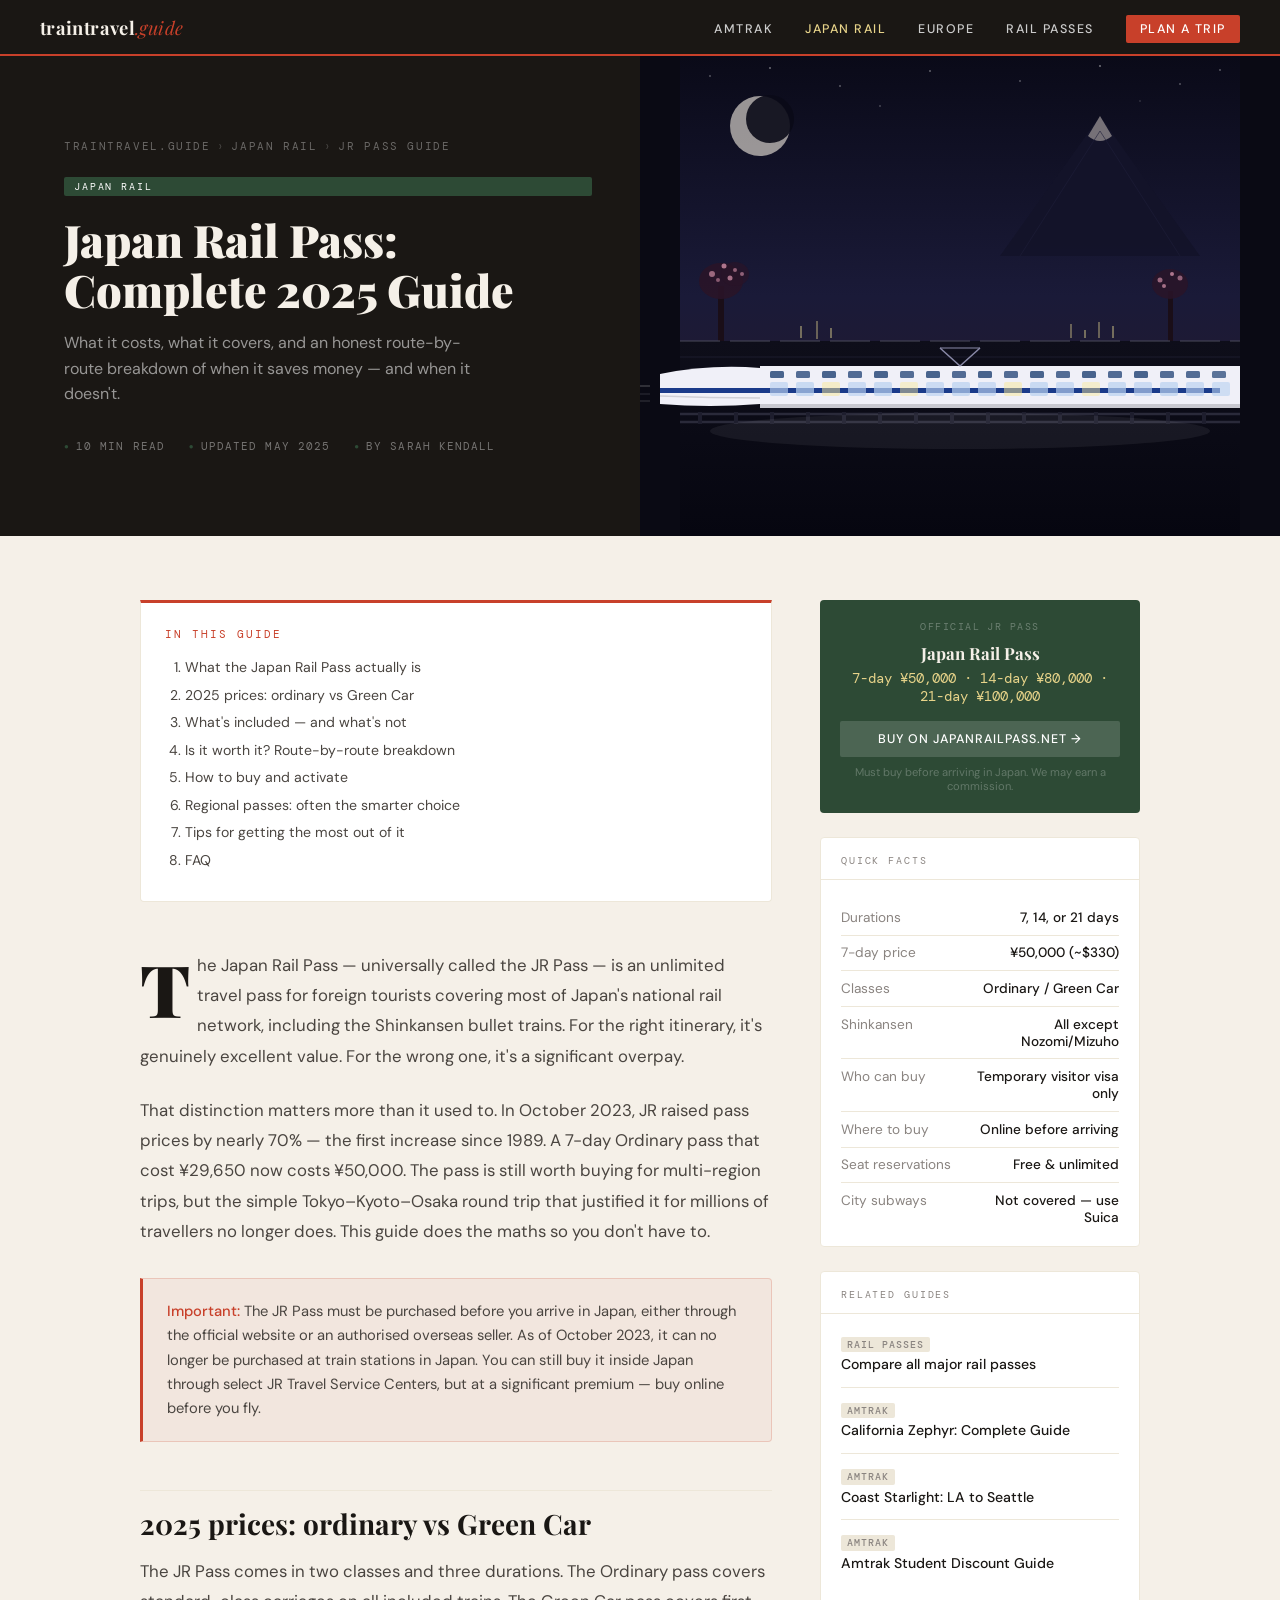
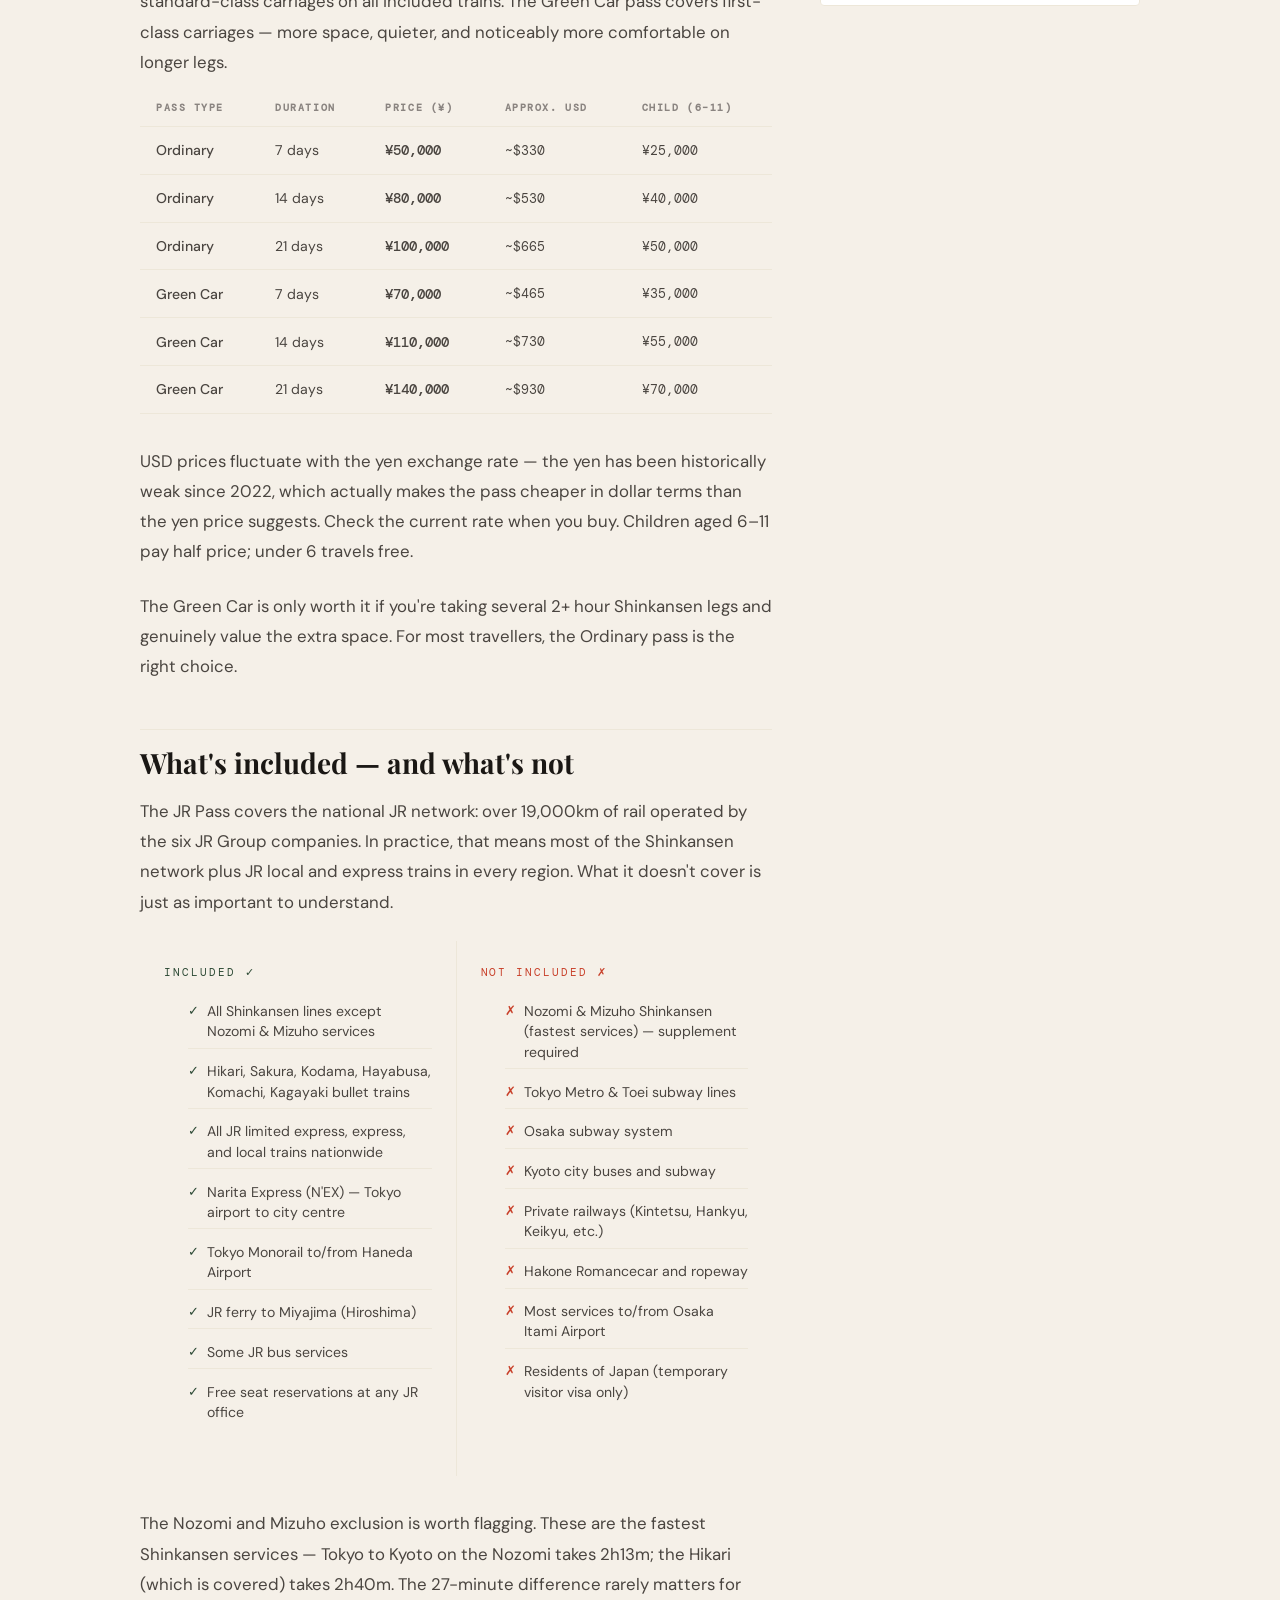
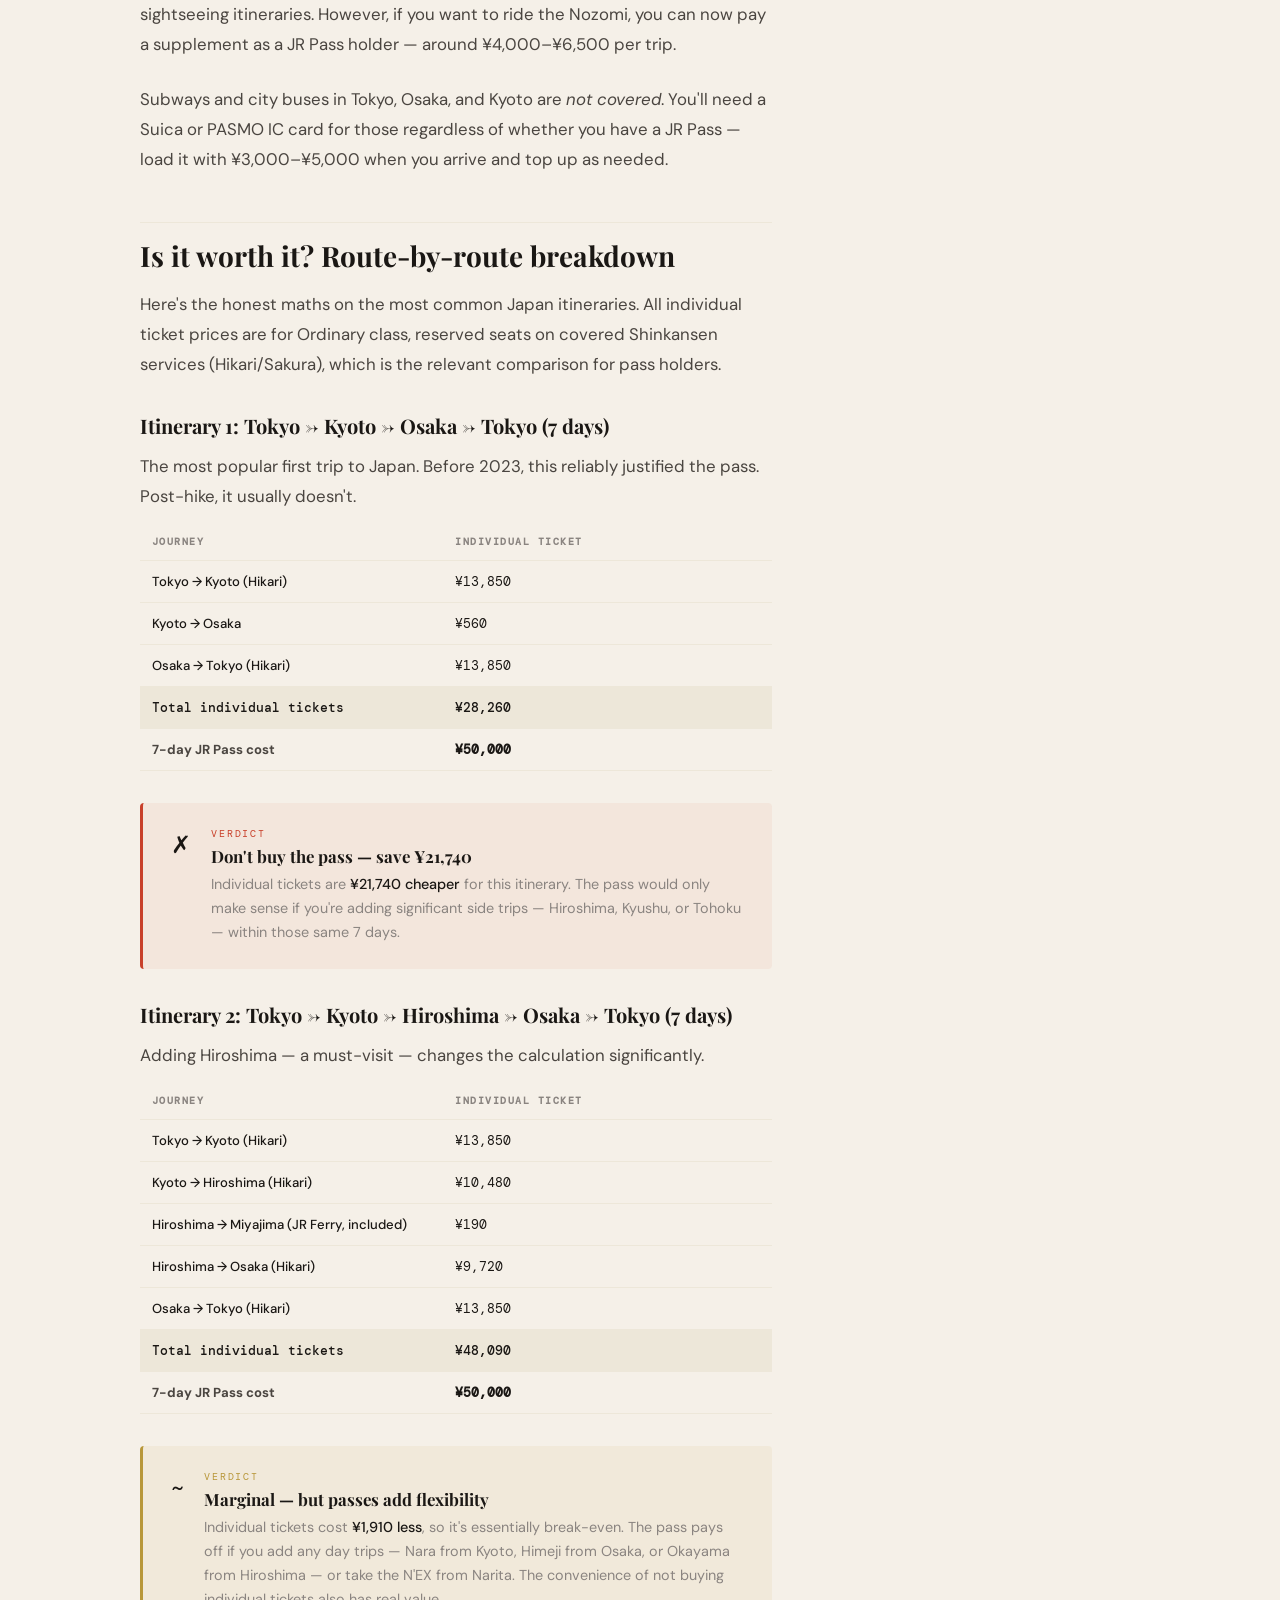
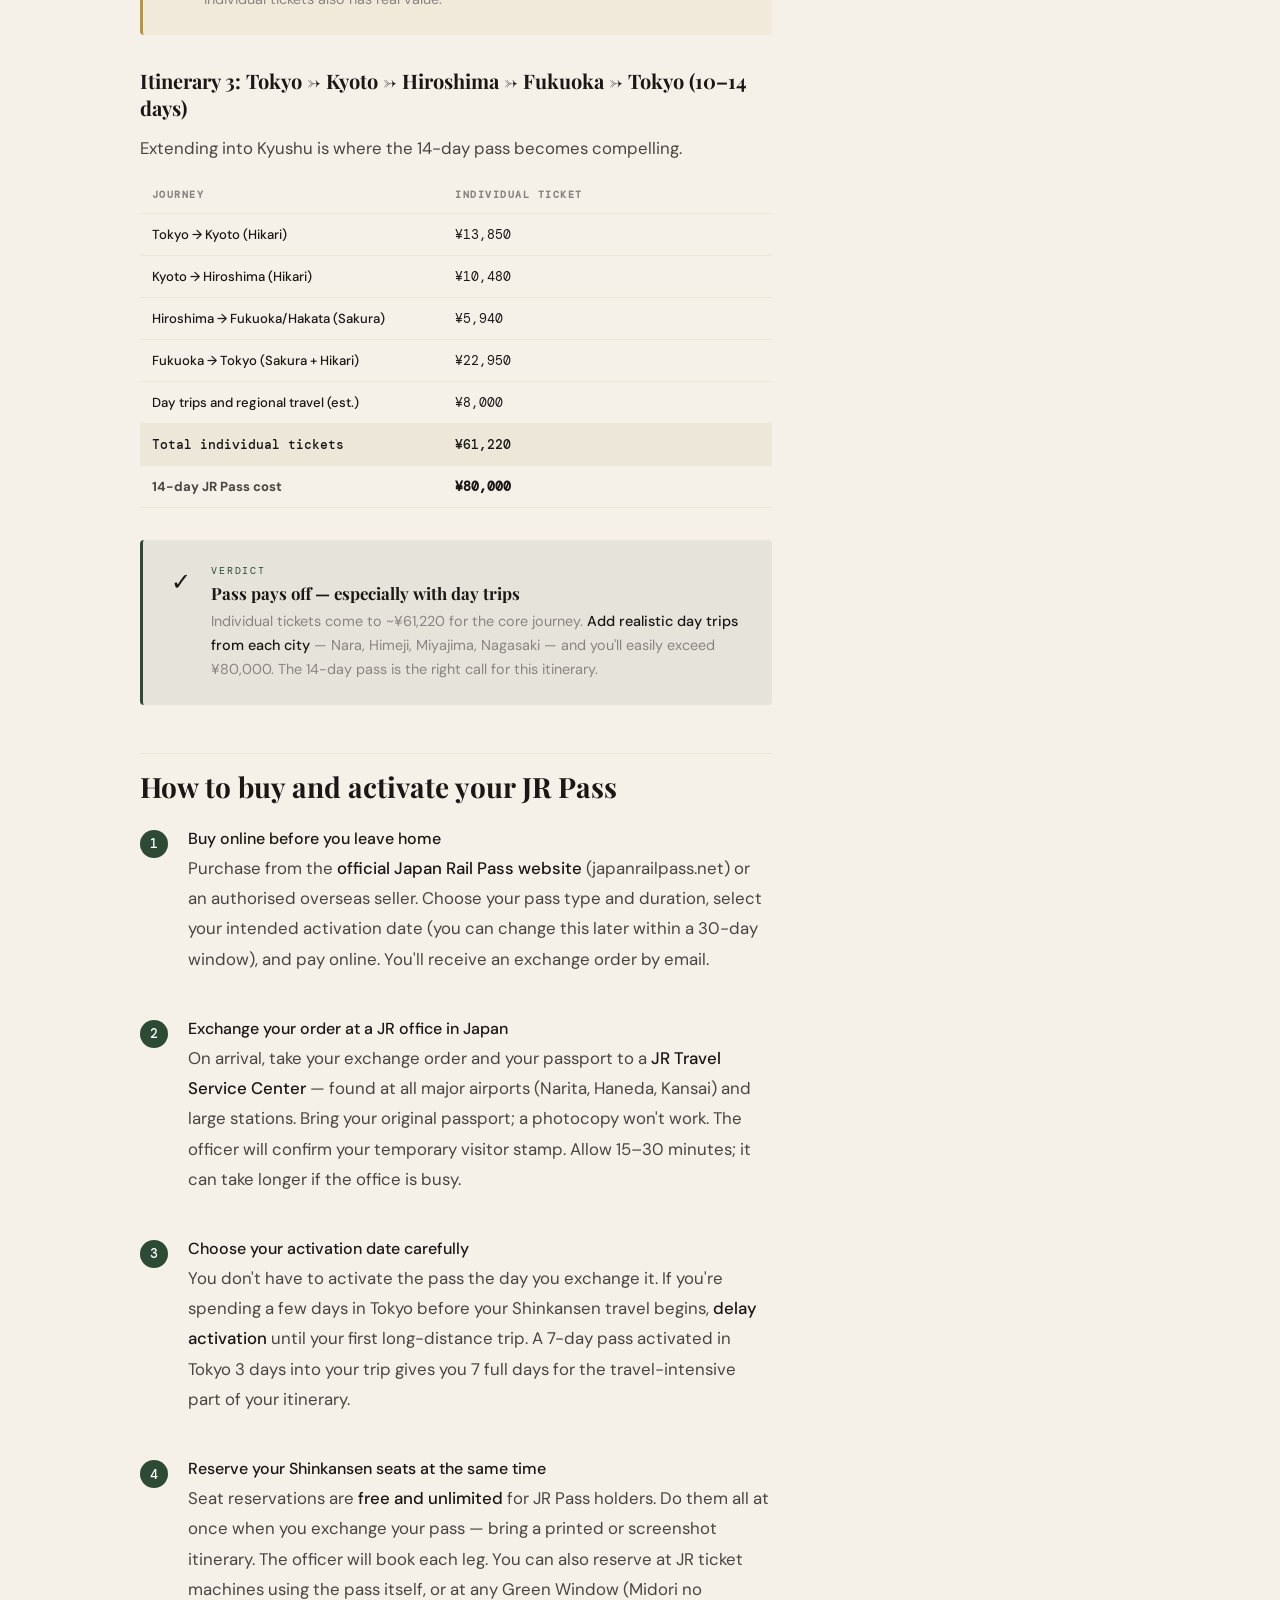
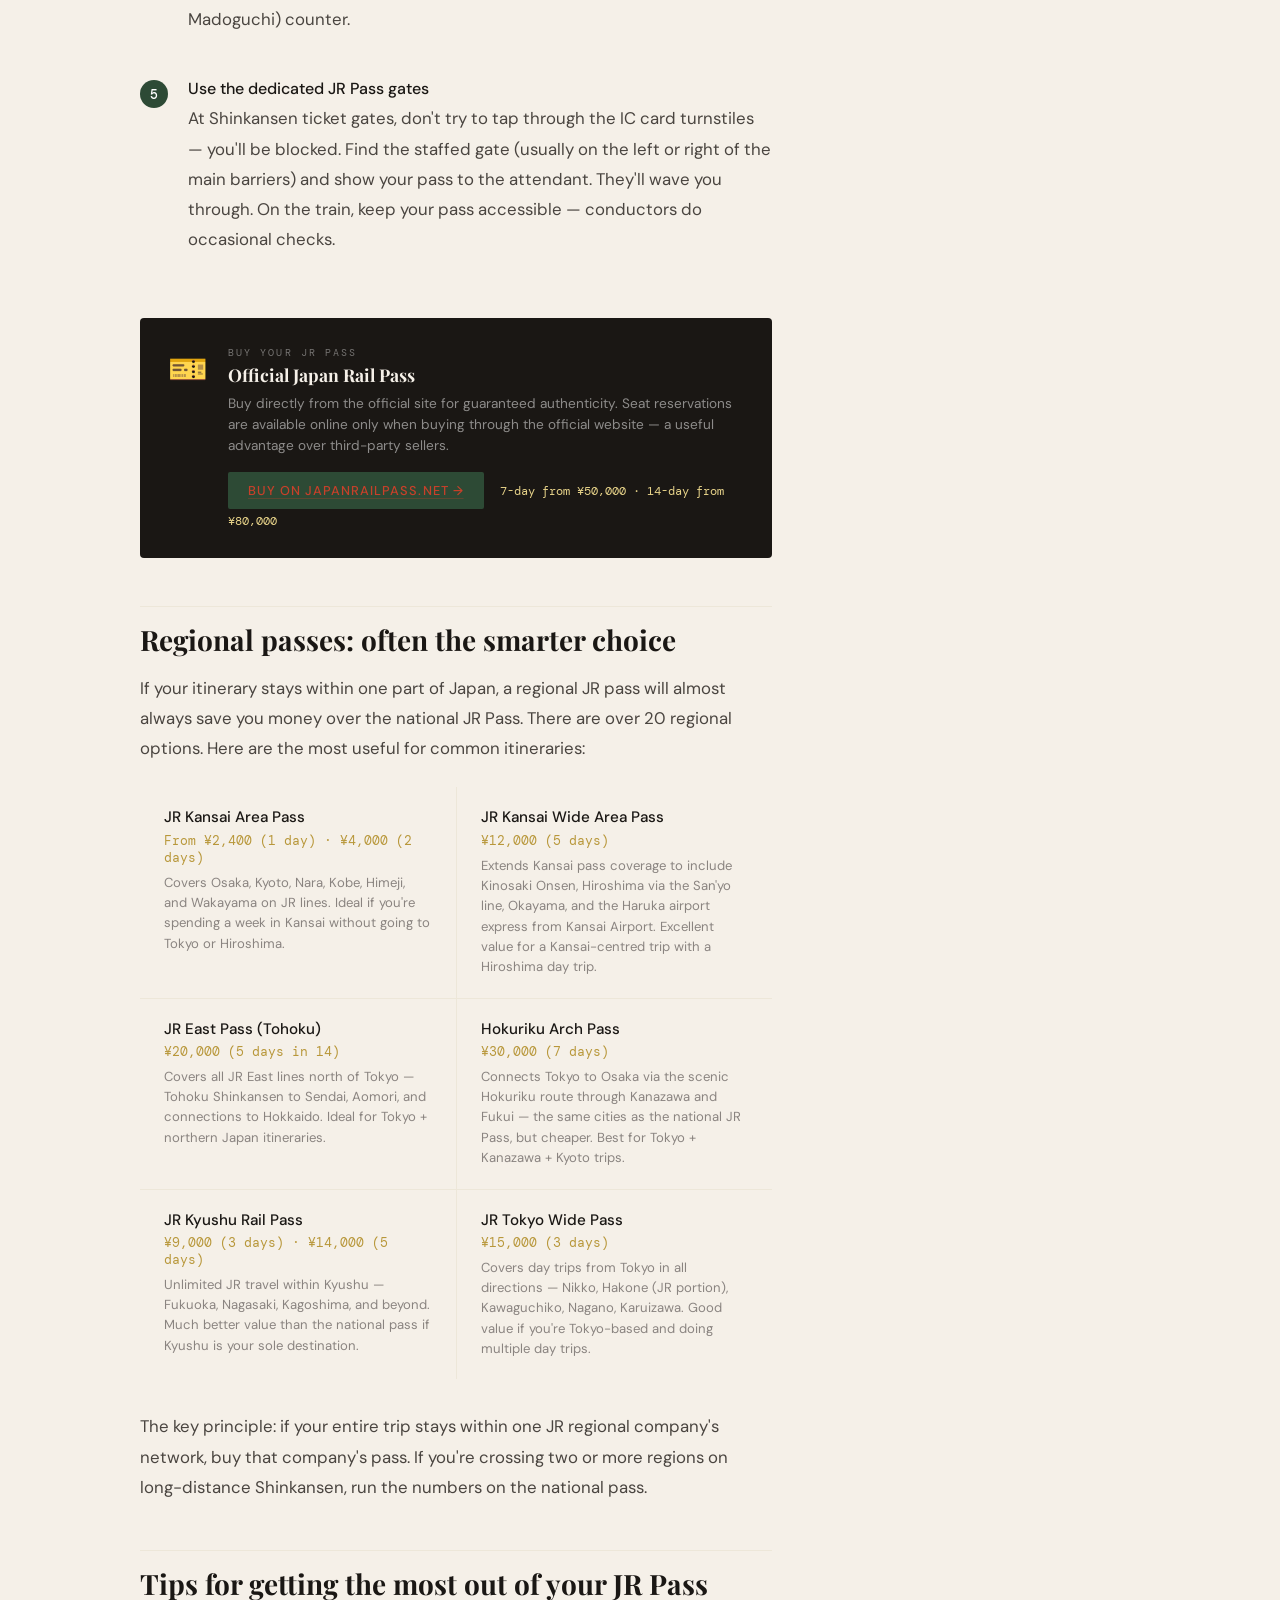
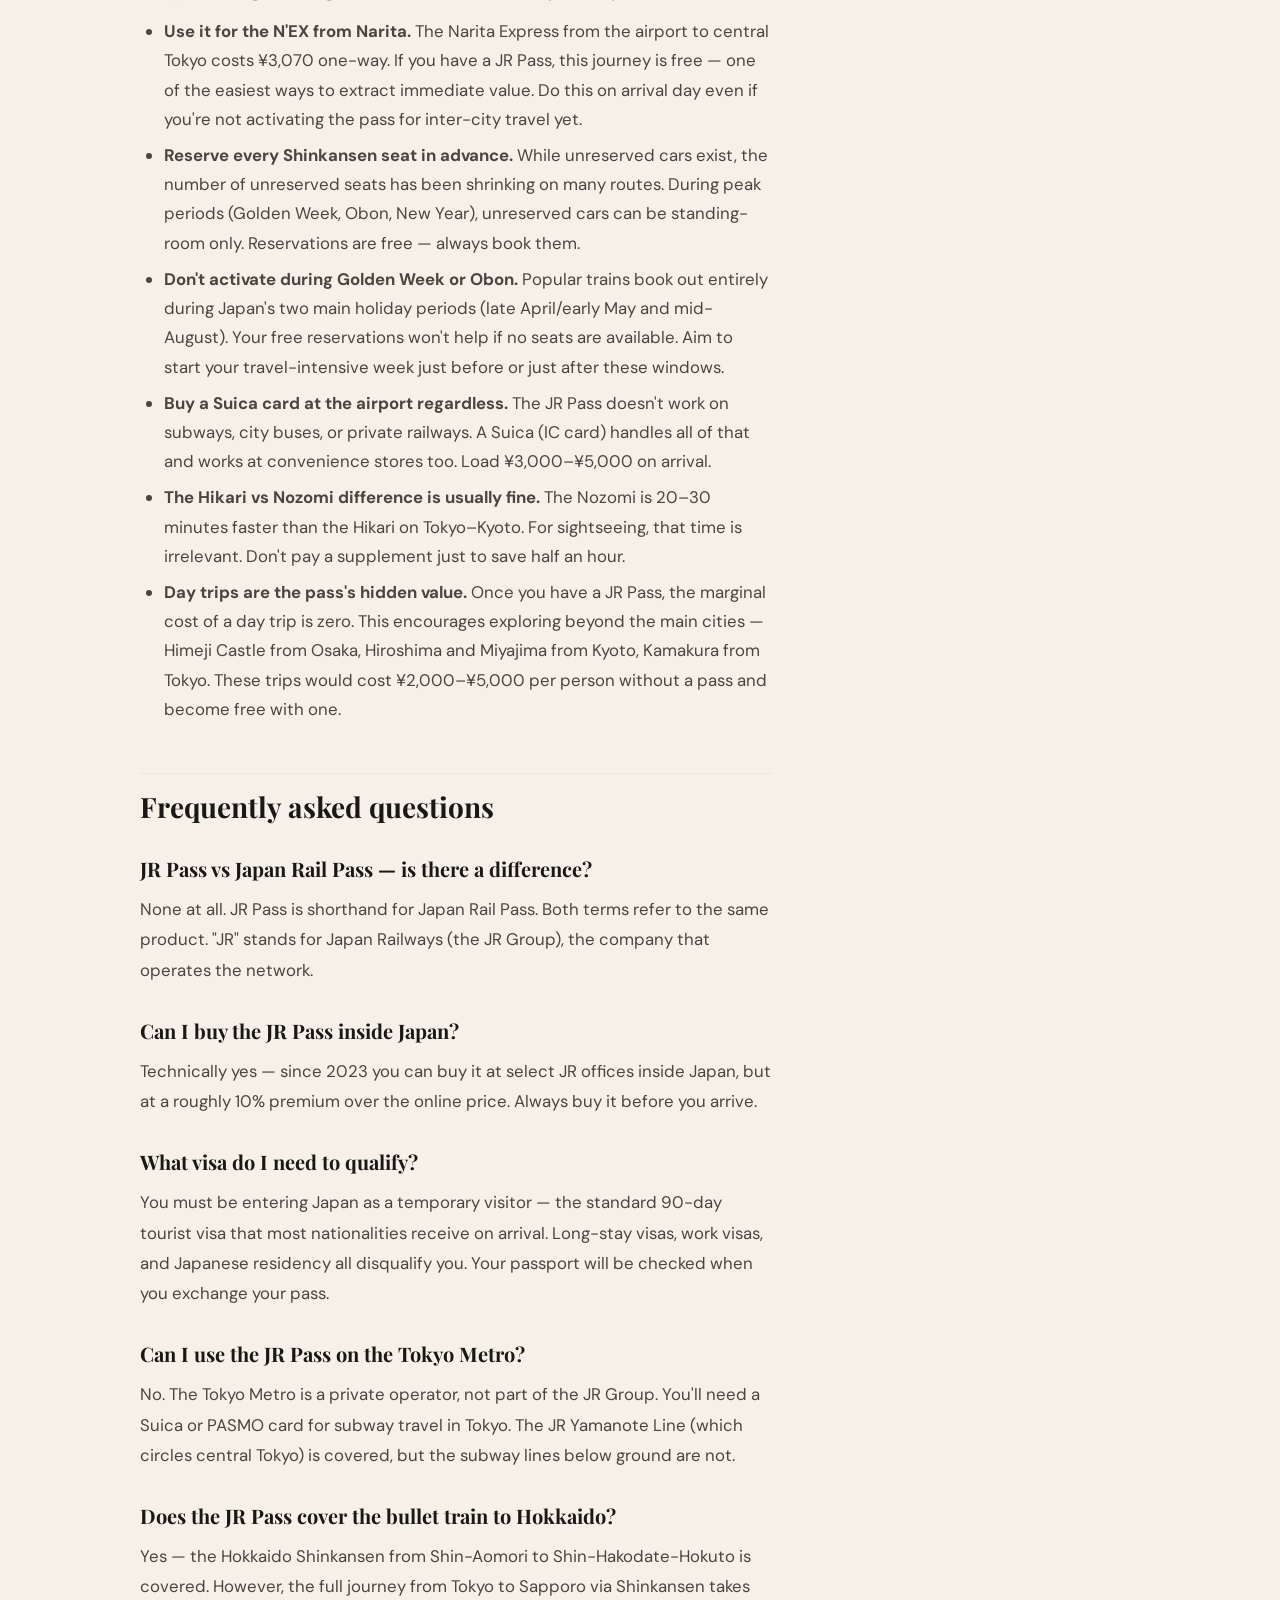
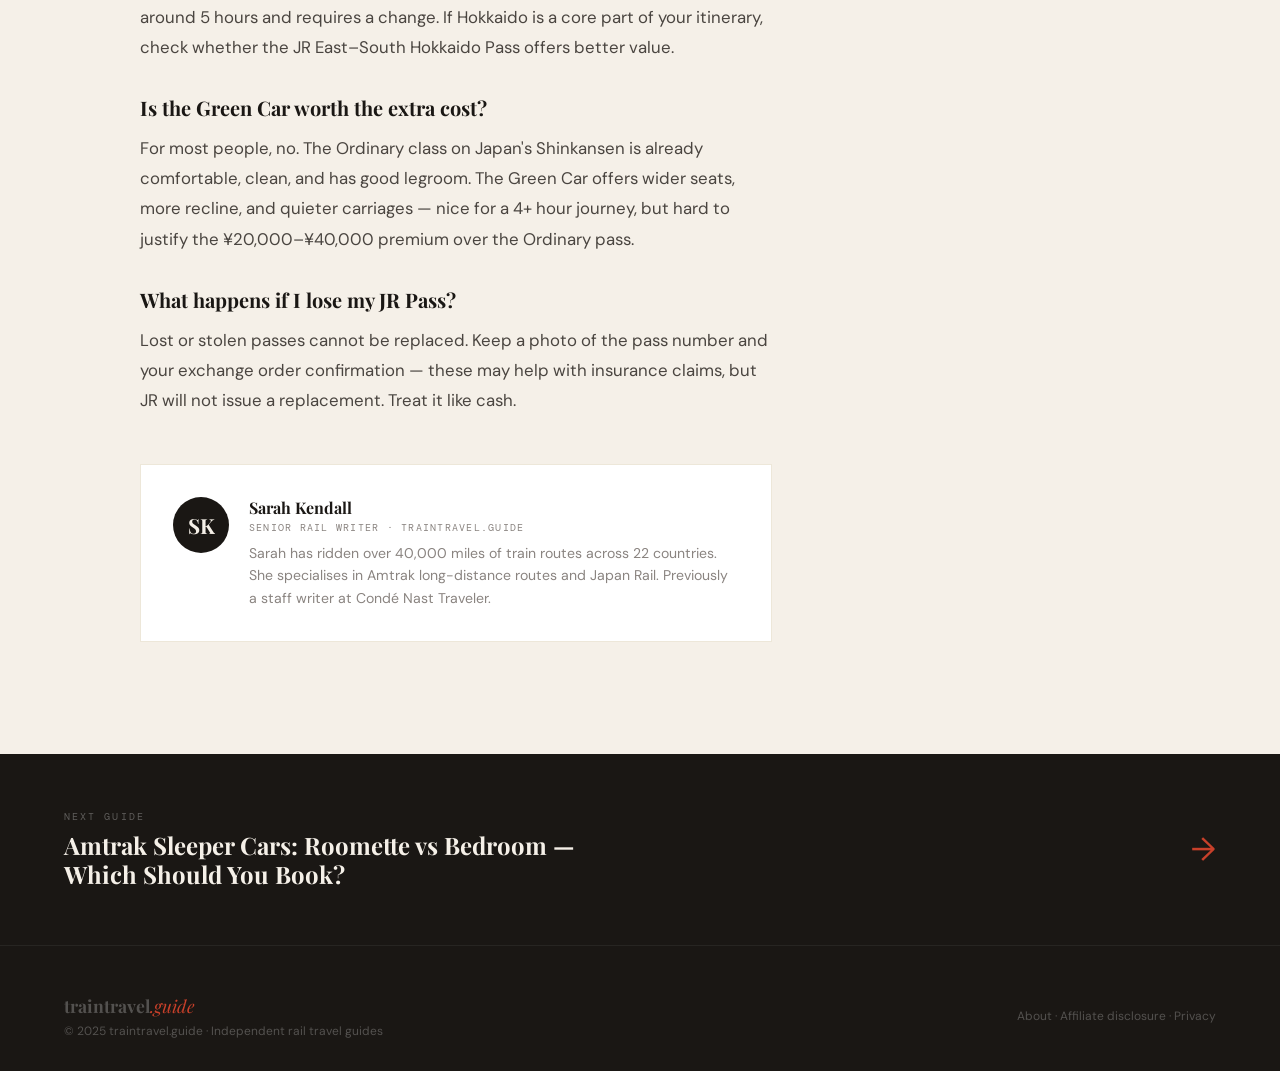
<file: japan/jr-pass.html>
<!DOCTYPE html>
<html lang="en">
<head>
  <meta charset="UTF-8">
  <meta name="viewport" content="width=device-width, initial-scale=1.0">
  <title>Japan Rail Pass: Complete 2025 Guide — Is It Worth It? — traintravel.guide</title>
  <meta name="description" content="Everything about the Japan Rail Pass: 2025 prices, what's included, what's not, and an honest route-by-route breakdown of when it saves money — and when it doesn't.">
  <link rel="stylesheet" href="/css/style.css">
  <style>
    body { padding-top: 56px; }

    /* ── HERO ── */
    .article-hero { background: var(--ink); position: relative; overflow: hidden; min-height: 480px; display: grid; grid-template-columns: 1fr 1fr; }
    .article-hero-left { padding: 4rem 3rem 4rem 4rem; display: flex; flex-direction: column; justify-content: center; position: relative; z-index: 2; }
    .article-hero-right { position: relative; overflow: hidden; background: #0a0a14; }
    .hero-art { position: absolute; inset: 0; }
    .breadcrumb { display: flex; align-items: center; gap: 6px; font-family: var(--mono); font-size: 0.68rem; letter-spacing: 0.15em; text-transform: uppercase; color: rgba(255,255,255,0.35); margin-bottom: 1.5rem; }
    .breadcrumb a { color: rgba(255,255,255,0.35); text-decoration: none; transition: color 0.2s; }
    .breadcrumb a:hover { color: var(--gold-light); }
    .breadcrumb-sep { color: rgba(255,255,255,0.2); }
    .article-tag { display: inline-block; font-family: var(--mono); font-size: 0.65rem; letter-spacing: 0.18em; text-transform: uppercase; color: white; background: var(--forest); padding: 3px 10px; margin-bottom: 1.2rem; border-radius: 2px; }
    .article-hero-title { font-family: var(--serif); font-size: clamp(1.8rem, 3.5vw, 2.8rem); font-weight: 900; line-height: 1.1; color: var(--cream); margin-bottom: 1rem; }
    .article-hero-subtitle { font-size: 1rem; color: rgba(255,255,255,0.55); line-height: 1.6; max-width: 420px; margin-bottom: 2rem; }
    .article-meta-row { display: flex; align-items: center; gap: 1.5rem; flex-wrap: wrap; }
    .meta-item { font-family: var(--mono); font-size: 0.68rem; letter-spacing: 0.1em; text-transform: uppercase; color: rgba(255,255,255,0.4); display: flex; align-items: center; gap: 6px; }
    .meta-dot { color: var(--forest); font-size: 0.5rem; }
    .article-hero-left > * { animation: fadeUp 0.8s ease both; }
    .article-hero-left > *:nth-child(1) { animation-delay: 0s; }
    .article-hero-left > *:nth-child(2) { animation-delay: 0.08s; }
    .article-hero-left > *:nth-child(3) { animation-delay: 0.16s; }
    .article-hero-left > *:nth-child(4) { animation-delay: 0.24s; }
    .article-hero-left > *:nth-child(5) { animation-delay: 0.32s; }

    /* ── LAYOUT ── */
    .article-layout { display: grid; grid-template-columns: 1fr min(var(--col-main), 100%) 320px 1fr; align-items: start; padding: 4rem 0; }
    .article-body { grid-column: 2; padding-right: 3rem; }
    .article-sidebar { grid-column: 3; position: sticky; top: 80px; }

    /* ── PRICE TABLE ── */
    .price-table { width: 100%; border-collapse: collapse; font-size: 0.88rem; margin: 1.5rem 0 2rem; }
    .price-table th { font-family: var(--mono); font-size: 0.65rem; letter-spacing: 0.15em; text-transform: uppercase; color: var(--ink-muted); padding: 0 1rem 0.75rem; text-align: left; border-bottom: 1px solid var(--cream-dark); }
    .price-table td { padding: 0.9rem 1rem; border-bottom: 1px solid var(--cream-dark); color: var(--ink-light); vertical-align: middle; }
    .price-table tr:hover td { background: white; }
    .pass-name { font-weight: 500; color: var(--ink); }
    .price-jpy { font-family: var(--mono); color: var(--ink); font-weight: 500; }
    .price-usd { font-family: var(--mono); font-size: 0.82rem; color: var(--ink-muted); }

    /* ── VERDICT BOX ── */
    .verdict { border-radius: 4px; padding: 1.5rem 1.75rem; margin: 2rem 0; display: flex; gap: 1.25rem; align-items: flex-start; }
    .verdict.worth-it { background: rgba(45,74,53,0.08); border-left: 3px solid var(--forest); }
    .verdict.not-worth-it { background: rgba(200,64,42,0.06); border-left: 3px solid var(--rail); }
    .verdict.maybe { background: rgba(184,151,58,0.08); border-left: 3px solid var(--gold); }
    .verdict-icon { font-size: 1.5rem; flex-shrink: 0; margin-top: 2px; }
    .verdict-label { font-family: var(--mono); font-size: 0.65rem; letter-spacing: 0.18em; text-transform: uppercase; margin-bottom: 5px; }
    .verdict.worth-it .verdict-label { color: var(--forest); }
    .verdict.not-worth-it .verdict-label { color: var(--rail); }
    .verdict.maybe .verdict-label { color: var(--gold); }
    .verdict-heading { font-family: var(--serif); font-size: 1.05rem; font-weight: 700; color: var(--ink); margin-bottom: 0.4rem; }
    .verdict-body { font-size: 0.9rem; color: var(--ink-muted); line-height: 1.65; }
    .verdict-body strong { color: var(--ink); font-weight: 500; }

    /* ── ROUTE COST TABLE ── */
    .route-cost-table { width: 100%; border-collapse: collapse; font-size: 0.85rem; margin: 1.5rem 0 0.5rem; }
    .route-cost-table th { font-family: var(--mono); font-size: 0.62rem; letter-spacing: 0.15em; text-transform: uppercase; color: var(--ink-muted); padding: 0 0.75rem 0.75rem; text-align: left; border-bottom: 1px solid var(--cream-dark); }
    .route-cost-table td { padding: 0.75rem 0.75rem; border-bottom: 1px solid var(--cream-dark); color: var(--ink-light); vertical-align: middle; font-size: 0.82rem; }
    .route-cost-table .route-leg { font-weight: 500; color: var(--ink); }
    .route-cost-table .cost-jpy { font-family: var(--mono); color: var(--ink); }
    .route-cost-table .total-row td { font-weight: 500; color: var(--ink); background: var(--cream-dark); font-family: var(--mono); }
    .route-cost-table .verdict-cell-good { font-family: var(--mono); font-size: 0.72rem; color: var(--forest); background: rgba(45,74,53,0.08); padding: 3px 8px; border-radius: 3px; white-space: nowrap; }
    .route-cost-table .verdict-cell-bad { font-family: var(--mono); font-size: 0.72rem; color: var(--rail); background: rgba(200,64,42,0.06); padding: 3px 8px; border-radius: 3px; white-space: nowrap; }

    /* ── ITINERARY BLOCKS ── */
    .itinerary-grid { display: grid; grid-template-columns: 1fr 1fr; gap: 1px; background: var(--cream-dark); margin: 1.5rem 0 2rem; }
    .itin-card { background: var(--cream); padding: 1.5rem; }
    .itin-card.highlight { background: var(--ink); }
    .itin-label { font-family: var(--mono); font-size: 0.62rem; letter-spacing: 0.15em; text-transform: uppercase; color: var(--ink-muted); margin-bottom: 0.4rem; }
    .itin-card.highlight .itin-label { color: rgba(255,255,255,0.4); }
    .itin-title { font-family: var(--serif); font-size: 1rem; font-weight: 700; color: var(--ink); margin-bottom: 0.5rem; }
    .itin-card.highlight .itin-title { color: var(--cream); }
    .itin-route { font-family: var(--mono); font-size: 0.78rem; color: var(--ink-muted); line-height: 1.6; margin-bottom: 0.75rem; }
    .itin-card.highlight .itin-route { color: rgba(255,255,255,0.5); }
    .itin-verdict { font-size: 0.82rem; font-weight: 500; }
    .itin-verdict.good { color: var(--forest); }
    .itin-verdict.bad { color: var(--rail); }
    .itin-verdict.maybe { color: var(--gold); }

    /* ── WHAT'S INCLUDED / NOT ── */
    .coverage-grid { display: grid; grid-template-columns: 1fr 1fr; gap: 1px; background: var(--cream-dark); margin: 1.5rem 0 2rem; }
    .coverage-col { background: var(--cream); padding: 1.5rem; }
    .coverage-col-title { font-family: var(--mono); font-size: 0.68rem; letter-spacing: 0.18em; text-transform: uppercase; margin-bottom: 1rem; }
    .coverage-col.included .coverage-col-title { color: var(--forest); }
    .coverage-col.excluded .coverage-col-title { color: var(--rail); }
    .coverage-list { list-style: none; padding: 0; margin: 0; }
    .coverage-list li { font-size: 0.88rem; color: var(--ink-light); padding: 6px 0; border-bottom: 1px solid var(--cream-dark); display: flex; align-items: flex-start; gap: 8px; line-height: 1.45; }
    .coverage-list li:last-child { border-bottom: none; }
    .ci { color: var(--forest); font-size: 0.8rem; flex-shrink: 0; margin-top: 1px; }
    .cx { color: var(--rail); font-size: 0.8rem; flex-shrink: 0; margin-top: 1px; }

    /* ── HOW TO BUY STEPS ── */
    .steps { margin: 1.5rem 0; }
    .step { display: flex; gap: 1.25rem; margin-bottom: 1.25rem; align-items: flex-start; }
    .step-num { flex-shrink: 0; width: 28px; height: 28px; background: var(--forest); color: white; border-radius: 50%; display: flex; align-items: center; justify-content: center; font-family: var(--mono); font-size: 0.8rem; font-weight: 500; margin-top: 2px; }
    .step-title { font-weight: 500; color: var(--ink); font-size: 1rem; margin-bottom: 4px; }
    .step-desc { font-size: 0.9rem; color: var(--ink-muted); line-height: 1.6; margin: 0; }
    .step-desc strong { color: var(--ink); font-weight: 500; }

    /* ── REGIONAL PASSES ── */
    .regional-grid { display: grid; grid-template-columns: 1fr 1fr; gap: 1px; background: var(--cream-dark); margin: 1.5rem 0 2rem; }
    .regional-card { background: var(--cream); padding: 1.25rem 1.5rem; }
    .regional-name { font-weight: 500; color: var(--ink); font-size: 0.95rem; margin-bottom: 0.3rem; }
    .regional-price { font-family: var(--mono); font-size: 0.8rem; color: var(--gold); margin-bottom: 0.4rem; }
    .regional-desc { font-size: 0.82rem; color: var(--ink-muted); line-height: 1.55; }

    /* ── WARNING BOX ── */
    .warning-box { background: rgba(200,64,42,0.05); border: 1px solid rgba(200,64,42,0.2); border-left: 3px solid var(--rail); padding: 1.25rem 1.5rem; margin: 2rem 0; border-radius: 0 4px 4px 0; }
    .warning-box p { font-size: 0.92rem !important; color: var(--ink-light) !important; line-height: 1.65 !important; margin: 0 !important; }
    .warning-box p strong { color: var(--rail) !important; }
  </style>
</head>
<body>

  <div id="nav-placeholder"></div>
  <div id="progress"><div id="progress-fill"></div></div>

  <!-- HERO -->
  <header class="article-hero">
    <div class="article-hero-left">
      <div class="breadcrumb">
        <a href="/">traintravel.guide</a>
        <span class="breadcrumb-sep">›</span>
        <a href="/japan/">Japan Rail</a>
        <span class="breadcrumb-sep">›</span>
        <span>JR Pass guide</span>
      </div>
      <span class="article-tag">Japan Rail</span>
      <h1 class="article-hero-title">Japan Rail Pass: Complete 2025 Guide</h1>
      <p class="article-hero-subtitle">What it costs, what it covers, and an honest route-by-route breakdown of when it saves money — and when it doesn't.</p>
      <div class="article-meta-row">
        <span class="meta-item"><span class="meta-dot">●</span> 10 min read</span>
        <span class="meta-item"><span class="meta-dot">●</span> Updated May 2025</span>
        <span class="meta-item"><span class="meta-dot">●</span> By Sarah Kendall</span>
      </div>
    </div>

    <div class="article-hero-right">
      <div class="hero-art">
        <!-- Shinkansen bullet train at dusk illustration -->
        <svg viewBox="0 0 560 480" xmlns="http://www.w3.org/2000/svg" style="width:100%;height:100%">
          <defs>
            <linearGradient id="jpSky" x1="0" y1="0" x2="0" y2="1">
              <stop offset="0%" stop-color="#0a0a18"/>
              <stop offset="50%" stop-color="#1a1a38"/>
              <stop offset="100%" stop-color="#2a1a28"/>
            </linearGradient>
            <linearGradient id="jpGround" x1="0" y1="0" x2="0" y2="1">
              <stop offset="0%" stop-color="#0e0e1a"/>
              <stop offset="100%" stop-color="#060610"/>
            </linearGradient>
          </defs>

          <!-- Sky -->
          <rect width="560" height="480" fill="url(#jpSky)"/>

          <!-- Stars -->
          <circle cx="30" cy="20" r="0.8" fill="white" opacity="0.5"/>
          <circle cx="90" cy="12" r="1" fill="white" opacity="0.4"/>
          <circle cx="160" cy="30" r="0.8" fill="white" opacity="0.55"/>
          <circle cx="250" cy="15" r="1" fill="white" opacity="0.35"/>
          <circle cx="340" cy="25" r="0.8" fill="white" opacity="0.5"/>
          <circle cx="420" cy="10" r="1.1" fill="white" opacity="0.4"/>
          <circle cx="500" cy="28" r="0.8" fill="white" opacity="0.5"/>
          <circle cx="540" cy="14" r="0.9" fill="white" opacity="0.35"/>
          <circle cx="70" cy="55" r="0.7" fill="white" opacity="0.3"/>
          <circle cx="200" cy="50" r="0.8" fill="white" opacity="0.4"/>
          <circle cx="460" cy="45" r="0.7" fill="white" opacity="0.3"/>

          <!-- Mount Fuji silhouette -->
          <path d="M320,200 L420,60 L520,200Z" fill="#14142a" opacity="0.95"/>
          <!-- Snow cap -->
          <path d="M408,80 L420,60 L432,80 Q420,90 408,80Z" fill="#c8c0b8" opacity="0.55"/>
          <!-- Fuji slopes detail -->
          <path d="M340,200 L420,75 L500,200" fill="none" stroke="#1e1e3a" stroke-width="1" opacity="0.6"/>

          <!-- Moon -->
          <circle cx="80" cy="70" r="30" fill="#d4cfc8" opacity="0.7"/>
          <circle cx="90" cy="63" r="24" fill="#0a0a18" opacity="0.9"/>
          <!-- Moon reflection -->
          <ellipse cx="80" cy="340" rx="14" ry="40" fill="rgba(212,207,200,0.06)"/>

          <!-- Cherry blossom tree silhouettes -->
          <rect x="38" y="230" width="6" height="55" fill="#1a0e18"/>
          <ellipse cx="41" cy="225" rx="22" ry="18" fill="#2a1428" opacity="0.9"/>
          <ellipse cx="55" cy="218" rx="14" ry="12" fill="#2a1428" opacity="0.7"/>
          <!-- Blossom dots -->
          <circle cx="32" cy="218" r="3" fill="#e8a0b8" opacity="0.6"/>
          <circle cx="44" cy="210" r="2.5" fill="#e8a0b8" opacity="0.7"/>
          <circle cx="55" cy="214" r="2" fill="#e8a0b8" opacity="0.55"/>
          <circle cx="50" cy="222" r="2.5" fill="#e8a0b8" opacity="0.65"/>
          <circle cx="38" cy="224" r="2" fill="#e8a0b8" opacity="0.5"/>
          <circle cx="62" cy="218" r="2" fill="#e8a0b8" opacity="0.55"/>

          <rect x="488" y="235" width="5" height="50" fill="#1a0e18"/>
          <ellipse cx="490" cy="228" rx="18" ry="15" fill="#2a1428" opacity="0.85"/>
          <circle cx="480" cy="224" r="2.5" fill="#e8a0b8" opacity="0.6"/>
          <circle cx="492" cy="218" r="2" fill="#e8a0b8" opacity="0.7"/>
          <circle cx="500" cy="222" r="2.5" fill="#e8a0b8" opacity="0.55"/>
          <circle cx="484" cy="230" r="2" fill="#e8a0b8" opacity="0.65"/>

          <!-- Ground / landscape -->
          <rect x="0" y="285" width="560" height="195" fill="url(#jpGround)"/>

          <!-- Rice fields / flat terrain texture -->
          <rect x="0" y="300" width="560" height="2" fill="#1a1a2a" opacity="0.6"/>
          <rect x="0" y="318" width="560" height="1.5" fill="#1a1a2a" opacity="0.4"/>
          <rect x="0" y="335" width="560" height="1" fill="#1a1a2a" opacity="0.3"/>

          <!-- Rail tracks — perfect straight Shinkansen lines -->
          <line x1="0" y1="358" x2="560" y2="358" stroke="#2a2a3a" stroke-width="2.5"/>
          <line x1="0" y1="366" x2="560" y2="366" stroke="#2a2a3a" stroke-width="2.5"/>
          <!-- Sleepers (evenly spaced — Shinkansen-style) -->
          <line x1="20" y1="356" x2="20" y2="368" stroke="#1e1e2e" stroke-width="4"/>
          <line x1="56" y1="356" x2="56" y2="368" stroke="#1e1e2e" stroke-width="4"/>
          <line x1="92" y1="356" x2="92" y2="368" stroke="#1e1e2e" stroke-width="4"/>
          <line x1="128" y1="356" x2="128" y2="368" stroke="#1e1e2e" stroke-width="4"/>
          <line x1="164" y1="356" x2="164" y2="368" stroke="#1e1e2e" stroke-width="4"/>
          <line x1="200" y1="356" x2="200" y2="368" stroke="#1e1e2e" stroke-width="4"/>
          <line x1="236" y1="356" x2="236" y2="368" stroke="#1e1e2e" stroke-width="4"/>
          <line x1="272" y1="356" x2="272" y2="368" stroke="#1e1e2e" stroke-width="4"/>
          <line x1="308" y1="356" x2="308" y2="368" stroke="#1e1e2e" stroke-width="4"/>
          <line x1="344" y1="356" x2="344" y2="368" stroke="#1e1e2e" stroke-width="4"/>
          <line x1="380" y1="356" x2="380" y2="368" stroke="#1e1e2e" stroke-width="4"/>
          <line x1="416" y1="356" x2="416" y2="368" stroke="#1e1e2e" stroke-width="4"/>
          <line x1="452" y1="356" x2="452" y2="368" stroke="#1e1e2e" stroke-width="4"/>
          <line x1="488" y1="356" x2="488" y2="368" stroke="#1e1e2e" stroke-width="4"/>
          <line x1="524" y1="356" x2="524" y2="368" stroke="#1e1e2e" stroke-width="4"/>

          <!-- Shinkansen N700 bullet train -->
          <!-- Distinctive aerodynamic nose -->
          <path d="M-20,318 Q30,308 80,312 L80,348 Q30,352 -20,348 Z" fill="#f0f0f8"/>
          <!-- Main body -->
          <rect x="80" y="310" width="480" height="42" fill="#f0f0f8"/>
          <!-- Nose detail / aerodynamic underside -->
          <path d="M-20,340 Q30,342 80,342" fill="none" stroke="#d0d0d8" stroke-width="1.5"/>
          <!-- Blue stripe (N700 characteristic) -->
          <rect x="-20" y="332" width="560" height="5" fill="#1a3a8a"/>
          <!-- Underbody dark section -->
          <rect x="80" y="348" width="480" height="4" rx="0" fill="#c8c8d0"/>
          <!-- Windows (characteristic Shinkansen window rows) -->
          <!-- Upper windows (smaller) -->
          <rect x="90" y="315" width="14" height="7" rx="1.5" fill="#2a4a7a" opacity="0.85"/>
          <rect x="116" y="315" width="14" height="7" rx="1.5" fill="#2a4a7a" opacity="0.8"/>
          <rect x="142" y="315" width="14" height="7" rx="1.5" fill="#2a4a7a" opacity="0.85"/>
          <rect x="168" y="315" width="14" height="7" rx="1.5" fill="#2a4a7a" opacity="0.8"/>
          <rect x="194" y="315" width="14" height="7" rx="1.5" fill="#2a4a7a" opacity="0.85"/>
          <rect x="220" y="315" width="14" height="7" rx="1.5" fill="#2a4a7a" opacity="0.8"/>
          <rect x="246" y="315" width="14" height="7" rx="1.5" fill="#2a4a7a" opacity="0.85"/>
          <rect x="272" y="315" width="14" height="7" rx="1.5" fill="#2a4a7a" opacity="0.8"/>
          <rect x="298" y="315" width="14" height="7" rx="1.5" fill="#2a4a7a" opacity="0.85"/>
          <rect x="324" y="315" width="14" height="7" rx="1.5" fill="#2a4a7a" opacity="0.8"/>
          <rect x="350" y="315" width="14" height="7" rx="1.5" fill="#2a4a7a" opacity="0.85"/>
          <rect x="376" y="315" width="14" height="7" rx="1.5" fill="#2a4a7a" opacity="0.8"/>
          <rect x="402" y="315" width="14" height="7" rx="1.5" fill="#2a4a7a" opacity="0.85"/>
          <rect x="428" y="315" width="14" height="7" rx="1.5" fill="#2a4a7a" opacity="0.8"/>
          <rect x="454" y="315" width="14" height="7" rx="1.5" fill="#2a4a7a" opacity="0.85"/>
          <rect x="480" y="315" width="14" height="7" rx="1.5" fill="#2a4a7a" opacity="0.8"/>
          <rect x="506" y="315" width="14" height="7" rx="1.5" fill="#2a4a7a" opacity="0.8"/>
          <rect x="532" y="315" width="14" height="7" rx="1.5" fill="#2a4a7a" opacity="0.75"/>
          <!-- Larger passenger windows -->
          <rect x="90" y="326" width="18" height="14" rx="2" fill="#b8d0f0" opacity="0.65"/>
          <rect x="116" y="326" width="18" height="14" rx="2" fill="#b8d0f0" opacity="0.7"/>
          <rect x="142" y="326" width="18" height="14" rx="2" fill="#f8e898" opacity="0.5"/>
          <rect x="168" y="326" width="18" height="14" rx="2" fill="#b8d0f0" opacity="0.65"/>
          <rect x="194" y="326" width="18" height="14" rx="2" fill="#b8d0f0" opacity="0.7"/>
          <rect x="220" y="326" width="18" height="14" rx="2" fill="#f8e898" opacity="0.45"/>
          <rect x="246" y="326" width="18" height="14" rx="2" fill="#b8d0f0" opacity="0.65"/>
          <rect x="272" y="326" width="18" height="14" rx="2" fill="#b8d0f0" opacity="0.7"/>
          <rect x="298" y="326" width="18" height="14" rx="2" fill="#b8d0f0" opacity="0.65"/>
          <rect x="324" y="326" width="18" height="14" rx="2" fill="#f8e898" opacity="0.5"/>
          <rect x="350" y="326" width="18" height="14" rx="2" fill="#b8d0f0" opacity="0.7"/>
          <rect x="376" y="326" width="18" height="14" rx="2" fill="#b8d0f0" opacity="0.65"/>
          <rect x="402" y="326" width="18" height="14" rx="2" fill="#f8e898" opacity="0.45"/>
          <rect x="428" y="326" width="18" height="14" rx="2" fill="#b8d0f0" opacity="0.7"/>
          <rect x="454" y="326" width="18" height="14" rx="2" fill="#b8d0f0" opacity="0.65"/>
          <rect x="480" y="326" width="18" height="14" rx="2" fill="#b8d0f0" opacity="0.7"/>
          <rect x="506" y="326" width="18" height="14" rx="2" fill="#b8d0f0" opacity="0.65"/>
          <rect x="532" y="326" width="18" height="14" rx="2" fill="#b8d0f0" opacity="0.6"/>
          <!-- Speed lines -->
          <line x1="-30" y1="330" x2="-80" y2="330" stroke="rgba(255,255,255,0.15)" stroke-width="2"/>
          <line x1="-30" y1="338" x2="-100" y2="338" stroke="rgba(255,255,255,0.1)" stroke-width="1.5"/>
          <line x1="-30" y1="345" x2="-70" y2="345" stroke="rgba(255,255,255,0.12)" stroke-width="1.5"/>
          <!-- Pantograph (electric collector) -->
          <line x1="280" y1="310" x2="260" y2="292" stroke="#8a8aa8" stroke-width="1.5"/>
          <line x1="280" y1="310" x2="300" y2="292" stroke="#8a8aa8" stroke-width="1.5"/>
          <line x1="260" y1="292" x2="300" y2="292" stroke="#8a8aa8" stroke-width="1"/>
          <!-- Catenary wire -->
          <line x1="0" y1="285" x2="560" y2="285" stroke="#4a4a5a" stroke-width="1" stroke-dasharray="40,10"/>

          <!-- Ground glow from train -->
          <ellipse cx="280" cy="375" rx="250" ry="18" fill="rgba(240,240,248,0.06)"/>

          <!-- Distant city lights -->
          <rect x="120" y="270" width="2" height="12" fill="#f8e898" opacity="0.4"/>
          <rect x="136" y="265" width="2" height="18" fill="#f8e898" opacity="0.35"/>
          <rect x="150" y="272" width="2" height="10" fill="#f8e898" opacity="0.4"/>
          <rect x="390" y="268" width="2" height="14" fill="#f8e898" opacity="0.35"/>
          <rect x="404" y="274" width="2" height="8" fill="#f8e898" opacity="0.4"/>
          <rect x="418" y="266" width="2" height="16" fill="#f8e898" opacity="0.35"/>
          <rect x="432" y="270" width="2" height="12" fill="#f8e898" opacity="0.4"/>
        </svg>
      </div>
    </div>
  </header>

  <!-- ARTICLE -->
  <div class="article-layout">
    <main class="article-body">

      <!-- TOC -->
      <nav class="toc" aria-label="Article contents">
        <div class="toc-title">In this guide</div>
        <ol>
          <li><a href="#what-is-it">What the Japan Rail Pass actually is</a></li>
          <li><a href="#prices">2025 prices: ordinary vs Green Car</a></li>
          <li><a href="#covered">What's included — and what's not</a></li>
          <li><a href="#worth-it">Is it worth it? Route-by-route breakdown</a></li>
          <li><a href="#how-to-buy">How to buy and activate</a></li>
          <li><a href="#regional">Regional passes: often the smarter choice</a></li>
          <li><a href="#tips">Tips for getting the most out of it</a></li>
          <li><a href="#faq">FAQ</a></li>
        </ol>
      </nav>

      <!-- Intro -->
      <p class="lead-para" id="what-is-it">The Japan Rail Pass — universally called the JR Pass — is an unlimited travel pass for foreign tourists covering most of Japan's national rail network, including the Shinkansen bullet trains. For the right itinerary, it's genuinely excellent value. For the wrong one, it's a significant overpay.</p>

      <p>That distinction matters more than it used to. In October 2023, JR raised pass prices by nearly 70% — the first increase since 1989. A 7-day Ordinary pass that cost ¥29,650 now costs ¥50,000. The pass is still worth buying for multi-region trips, but the simple Tokyo–Kyoto–Osaka round trip that justified it for millions of travellers no longer does. This guide does the maths so you don't have to.</p>

      <div class="warning-box">
        <p><strong>Important:</strong> The JR Pass must be purchased before you arrive in Japan, either through the official website or an authorised overseas seller. As of October 2023, it can no longer be purchased at train stations in Japan. You can still buy it inside Japan through select JR Travel Service Centers, but at a significant premium — buy online before you fly.</p>
      </div>

      <!-- Section 1: Prices -->
      <h2 id="prices">2025 prices: ordinary vs Green Car</h2>

      <p>The JR Pass comes in two classes and three durations. The Ordinary pass covers standard-class carriages on all included trains. The Green Car pass covers first-class carriages — more space, quieter, and noticeably more comfortable on longer legs.</p>

      <table class="price-table">
        <thead>
          <tr>
            <th>Pass type</th>
            <th>Duration</th>
            <th>Price (¥)</th>
            <th>Approx. USD</th>
            <th>Child (6–11)</th>
          </tr>
        </thead>
        <tbody>
          <tr>
            <td class="pass-name">Ordinary</td>
            <td>7 days</td>
            <td class="price-jpy">¥50,000</td>
            <td class="price-usd">~$330</td>
            <td class="price-usd">¥25,000</td>
          </tr>
          <tr>
            <td class="pass-name">Ordinary</td>
            <td>14 days</td>
            <td class="price-jpy">¥80,000</td>
            <td class="price-usd">~$530</td>
            <td class="price-usd">¥40,000</td>
          </tr>
          <tr>
            <td class="pass-name">Ordinary</td>
            <td>21 days</td>
            <td class="price-jpy">¥100,000</td>
            <td class="price-usd">~$665</td>
            <td class="price-usd">¥50,000</td>
          </tr>
          <tr>
            <td class="pass-name">Green Car</td>
            <td>7 days</td>
            <td class="price-jpy">¥70,000</td>
            <td class="price-usd">~$465</td>
            <td class="price-usd">¥35,000</td>
          </tr>
          <tr>
            <td class="pass-name">Green Car</td>
            <td>14 days</td>
            <td class="price-jpy">¥110,000</td>
            <td class="price-usd">~$730</td>
            <td class="price-usd">¥55,000</td>
          </tr>
          <tr>
            <td class="pass-name">Green Car</td>
            <td>21 days</td>
            <td class="price-jpy">¥140,000</td>
            <td class="price-usd">~$930</td>
            <td class="price-usd">¥70,000</td>
          </tr>
        </tbody>
      </table>

      <p>USD prices fluctuate with the yen exchange rate — the yen has been historically weak since 2022, which actually makes the pass cheaper in dollar terms than the yen price suggests. Check the current rate when you buy. Children aged 6–11 pay half price; under 6 travels free.</p>

      <p>The Green Car is only worth it if you're taking several 2+ hour Shinkansen legs and genuinely value the extra space. For most travellers, the Ordinary pass is the right choice.</p>

      <!-- Section 2: Coverage -->
      <h2 id="covered">What's included — and what's not</h2>

      <p>The JR Pass covers the national JR network: over 19,000km of rail operated by the six JR Group companies. In practice, that means most of the Shinkansen network plus JR local and express trains in every region. What it doesn't cover is just as important to understand.</p>

      <div class="coverage-grid">
        <div class="coverage-col included">
          <div class="coverage-col-title">Included ✓</div>
          <ul class="coverage-list">
            <li><span class="ci">✓</span>All Shinkansen lines except Nozomi &amp; Mizuho services</li>
            <li><span class="ci">✓</span>Hikari, Sakura, Kodama, Hayabusa, Komachi, Kagayaki bullet trains</li>
            <li><span class="ci">✓</span>All JR limited express, express, and local trains nationwide</li>
            <li><span class="ci">✓</span>Narita Express (N'EX) — Tokyo airport to city centre</li>
            <li><span class="ci">✓</span>Tokyo Monorail to/from Haneda Airport</li>
            <li><span class="ci">✓</span>JR ferry to Miyajima (Hiroshima)</li>
            <li><span class="ci">✓</span>Some JR bus services</li>
            <li><span class="ci">✓</span>Free seat reservations at any JR office</li>
          </ul>
        </div>
        <div class="coverage-col excluded">
          <div class="coverage-col-title">Not included ✗</div>
          <ul class="coverage-list">
            <li><span class="cx">✗</span>Nozomi &amp; Mizuho Shinkansen (fastest services) — supplement required</li>
            <li><span class="cx">✗</span>Tokyo Metro &amp; Toei subway lines</li>
            <li><span class="cx">✗</span>Osaka subway system</li>
            <li><span class="cx">✗</span>Kyoto city buses and subway</li>
            <li><span class="cx">✗</span>Private railways (Kintetsu, Hankyu, Keikyu, etc.)</li>
            <li><span class="cx">✗</span>Hakone Romancecar and ropeway</li>
            <li><span class="cx">✗</span>Most services to/from Osaka Itami Airport</li>
            <li><span class="cx">✗</span>Residents of Japan (temporary visitor visa only)</li>
          </ul>
        </div>
      </div>

      <p>The Nozomi and Mizuho exclusion is worth flagging. These are the fastest Shinkansen services — Tokyo to Kyoto on the Nozomi takes 2h13m; the Hikari (which is covered) takes 2h40m. The 27-minute difference rarely matters for sightseeing itineraries. However, if you want to ride the Nozomi, you can now pay a supplement as a JR Pass holder — around ¥4,000–¥6,500 per trip.</p>

      <p>Subways and city buses in Tokyo, Osaka, and Kyoto are <em>not covered</em>. You'll need a Suica or PASMO IC card for those regardless of whether you have a JR Pass — load it with ¥3,000–¥5,000 when you arrive and top up as needed.</p>

      <!-- Section 3: Worth it? -->
      <h2 id="worth-it">Is it worth it? Route-by-route breakdown</h2>

      <p>Here's the honest maths on the most common Japan itineraries. All individual ticket prices are for Ordinary class, reserved seats on covered Shinkansen services (Hikari/Sakura), which is the relevant comparison for pass holders.</p>

      <h3>Itinerary 1: Tokyo → Kyoto → Osaka → Tokyo (7 days)</h3>
      <p>The most popular first trip to Japan. Before 2023, this reliably justified the pass. Post-hike, it usually doesn't.</p>

      <table class="route-cost-table">
        <thead><tr><th style="width:48%">Journey</th><th>Individual ticket</th></tr></thead>
        <tbody>
          <tr><td class="route-leg">Tokyo → Kyoto (Hikari)</td><td class="cost-jpy">¥13,850</td></tr>
          <tr><td class="route-leg">Kyoto → Osaka</td><td class="cost-jpy">¥560</td></tr>
          <tr><td class="route-leg">Osaka → Tokyo (Hikari)</td><td class="cost-jpy">¥13,850</td></tr>
          <tr class="total-row"><td>Total individual tickets</td><td>¥28,260</td></tr>
          <tr><td><strong>7-day JR Pass cost</strong></td><td class="cost-jpy"><strong>¥50,000</strong></td></tr>
        </tbody>
      </table>
      <div class="verdict not-worth-it">
        <div class="verdict-icon">✗</div>
        <div>
          <div class="verdict-label">Verdict</div>
          <div class="verdict-heading">Don't buy the pass — save ¥21,740</div>
          <div class="verdict-body">Individual tickets are <strong>¥21,740 cheaper</strong> for this itinerary. The pass would only make sense if you're adding significant side trips — Hiroshima, Kyushu, or Tohoku — within those same 7 days.</div>
        </div>
      </div>

      <h3>Itinerary 2: Tokyo → Kyoto → Hiroshima → Osaka → Tokyo (7 days)</h3>
      <p>Adding Hiroshima — a must-visit — changes the calculation significantly.</p>

      <table class="route-cost-table">
        <thead><tr><th style="width:48%">Journey</th><th>Individual ticket</th></tr></thead>
        <tbody>
          <tr><td class="route-leg">Tokyo → Kyoto (Hikari)</td><td class="cost-jpy">¥13,850</td></tr>
          <tr><td class="route-leg">Kyoto → Hiroshima (Hikari)</td><td class="cost-jpy">¥10,480</td></tr>
          <tr><td class="route-leg">Hiroshima → Miyajima (JR Ferry, included)</td><td class="cost-jpy">¥190</td></tr>
          <tr><td class="route-leg">Hiroshima → Osaka (Hikari)</td><td class="cost-jpy">¥9,720</td></tr>
          <tr><td class="route-leg">Osaka → Tokyo (Hikari)</td><td class="cost-jpy">¥13,850</td></tr>
          <tr class="total-row"><td>Total individual tickets</td><td>¥48,090</td></tr>
          <tr><td><strong>7-day JR Pass cost</strong></td><td class="cost-jpy"><strong>¥50,000</strong></td></tr>
        </tbody>
      </table>
      <div class="verdict maybe">
        <div class="verdict-icon">~</div>
        <div>
          <div class="verdict-label">Verdict</div>
          <div class="verdict-heading">Marginal — but passes add flexibility</div>
          <div class="verdict-body">Individual tickets cost <strong>¥1,910 less</strong>, so it's essentially break-even. The pass pays off if you add any day trips — Nara from Kyoto, Himeji from Osaka, or Okayama from Hiroshima — or take the N'EX from Narita. The convenience of not buying individual tickets also has real value.</div>
        </div>
      </div>

      <h3>Itinerary 3: Tokyo → Kyoto → Hiroshima → Fukuoka → Tokyo (10–14 days)</h3>
      <p>Extending into Kyushu is where the 14-day pass becomes compelling.</p>

      <table class="route-cost-table">
        <thead><tr><th style="width:48%">Journey</th><th>Individual ticket</th></tr></thead>
        <tbody>
          <tr><td class="route-leg">Tokyo → Kyoto (Hikari)</td><td class="cost-jpy">¥13,850</td></tr>
          <tr><td class="route-leg">Kyoto → Hiroshima (Hikari)</td><td class="cost-jpy">¥10,480</td></tr>
          <tr><td class="route-leg">Hiroshima → Fukuoka/Hakata (Sakura)</td><td class="cost-jpy">¥5,940</td></tr>
          <tr><td class="route-leg">Fukuoka → Tokyo (Sakura + Hikari)</td><td class="cost-jpy">¥22,950</td></tr>
          <tr><td class="route-leg">Day trips and regional travel (est.)</td><td class="cost-jpy">¥8,000</td></tr>
          <tr class="total-row"><td>Total individual tickets</td><td>¥61,220</td></tr>
          <tr><td><strong>14-day JR Pass cost</strong></td><td class="cost-jpy"><strong>¥80,000</strong></td></tr>
        </tbody>
      </table>
      <div class="verdict worth-it">
        <div class="verdict-icon">✓</div>
        <div>
          <div class="verdict-label">Verdict</div>
          <div class="verdict-heading">Pass pays off — especially with day trips</div>
          <div class="verdict-body">Individual tickets come to ~¥61,220 for the core journey. <strong>Add realistic day trips from each city</strong> — Nara, Himeji, Miyajima, Nagasaki — and you'll easily exceed ¥80,000. The 14-day pass is the right call for this itinerary.</div>
        </div>
      </div>

      <!-- Section 4: How to buy -->
      <h2 id="how-to-buy">How to buy and activate your JR Pass</h2>

      <div class="steps">
        <div class="step">
          <div class="step-num">1</div>
          <div class="step-body">
            <div class="step-title">Buy online before you leave home</div>
            <p class="step-desc">Purchase from the <strong>official Japan Rail Pass website</strong> (japanrailpass.net) or an authorised overseas seller. Choose your pass type and duration, select your intended activation date (you can change this later within a 30-day window), and pay online. You'll receive an exchange order by email.</p>
          </div>
        </div>
        <div class="step">
          <div class="step-num">2</div>
          <div class="step-body">
            <div class="step-title">Exchange your order at a JR office in Japan</div>
            <p class="step-desc">On arrival, take your exchange order and your passport to a <strong>JR Travel Service Center</strong> — found at all major airports (Narita, Haneda, Kansai) and large stations. Bring your original passport; a photocopy won't work. The officer will confirm your temporary visitor stamp. Allow 15–30 minutes; it can take longer if the office is busy.</p>
          </div>
        </div>
        <div class="step">
          <div class="step-num">3</div>
          <div class="step-body">
            <div class="step-title">Choose your activation date carefully</div>
            <p class="step-desc">You don't have to activate the pass the day you exchange it. If you're spending a few days in Tokyo before your Shinkansen travel begins, <strong>delay activation</strong> until your first long-distance trip. A 7-day pass activated in Tokyo 3 days into your trip gives you 7 full days for the travel-intensive part of your itinerary.</p>
          </div>
        </div>
        <div class="step">
          <div class="step-num">4</div>
          <div class="step-body">
            <div class="step-title">Reserve your Shinkansen seats at the same time</div>
            <p class="step-desc">Seat reservations are <strong>free and unlimited</strong> for JR Pass holders. Do them all at once when you exchange your pass — bring a printed or screenshot itinerary. The officer will book each leg. You can also reserve at JR ticket machines using the pass itself, or at any Green Window (Midori no Madoguchi) counter.</p>
          </div>
        </div>
        <div class="step">
          <div class="step-num">5</div>
          <div class="step-body">
            <div class="step-title">Use the dedicated JR Pass gates</div>
            <p class="step-desc">At Shinkansen ticket gates, don't try to tap through the IC card turnstiles — you'll be blocked. Find the staffed gate (usually on the left or right of the main barriers) and show your pass to the attendant. They'll wave you through. On the train, keep your pass accessible — conductors do occasional checks.</p>
          </div>
        </div>
      </div>

      <div class="affiliate-box">
        <div class="affiliate-icon">🎫</div>
        <div class="affiliate-content">
          <div class="affiliate-label">Buy your JR Pass</div>
          <div class="affiliate-title">Official Japan Rail Pass</div>
          <p class="affiliate-desc">Buy directly from the official site for guaranteed authenticity. Seat reservations are available online only when buying through the official website — a useful advantage over third-party sellers.</p>
          <a href="https://japanrailpass.net/en/" class="affiliate-btn" target="_blank" rel="noopener sponsored" style="background:var(--forest)">Buy on japanrailpass.net →</a>
          <span class="affiliate-price">7-day from ¥50,000 · 14-day from ¥80,000</span>
        </div>
      </div>

      <!-- Section 5: Regional passes -->
      <h2 id="regional">Regional passes: often the smarter choice</h2>

      <p>If your itinerary stays within one part of Japan, a regional JR pass will almost always save you money over the national JR Pass. There are over 20 regional options. Here are the most useful for common itineraries:</p>

      <div class="regional-grid">
        <div class="regional-card">
          <div class="regional-name">JR Kansai Area Pass</div>
          <div class="regional-price">From ¥2,400 (1 day) · ¥4,000 (2 days)</div>
          <div class="regional-desc">Covers Osaka, Kyoto, Nara, Kobe, Himeji, and Wakayama on JR lines. Ideal if you're spending a week in Kansai without going to Tokyo or Hiroshima.</div>
        </div>
        <div class="regional-card">
          <div class="regional-name">JR Kansai Wide Area Pass</div>
          <div class="regional-price">¥12,000 (5 days)</div>
          <div class="regional-desc">Extends Kansai pass coverage to include Kinosaki Onsen, Hiroshima via the San'yo line, Okayama, and the Haruka airport express from Kansai Airport. Excellent value for a Kansai-centred trip with a Hiroshima day trip.</div>
        </div>
        <div class="regional-card">
          <div class="regional-name">JR East Pass (Tohoku)</div>
          <div class="regional-price">¥20,000 (5 days in 14)</div>
          <div class="regional-desc">Covers all JR East lines north of Tokyo — Tohoku Shinkansen to Sendai, Aomori, and connections to Hokkaido. Ideal for Tokyo + northern Japan itineraries.</div>
        </div>
        <div class="regional-card">
          <div class="regional-name">Hokuriku Arch Pass</div>
          <div class="regional-price">¥30,000 (7 days)</div>
          <div class="regional-desc">Connects Tokyo to Osaka via the scenic Hokuriku route through Kanazawa and Fukui — the same cities as the national JR Pass, but cheaper. Best for Tokyo + Kanazawa + Kyoto trips.</div>
        </div>
        <div class="regional-card">
          <div class="regional-name">JR Kyushu Rail Pass</div>
          <div class="regional-price">¥9,000 (3 days) · ¥14,000 (5 days)</div>
          <div class="regional-desc">Unlimited JR travel within Kyushu — Fukuoka, Nagasaki, Kagoshima, and beyond. Much better value than the national pass if Kyushu is your sole destination.</div>
        </div>
        <div class="regional-card">
          <div class="regional-name">JR Tokyo Wide Pass</div>
          <div class="regional-price">¥15,000 (3 days)</div>
          <div class="regional-desc">Covers day trips from Tokyo in all directions — Nikko, Hakone (JR portion), Kawaguchiko, Nagano, Karuizawa. Good value if you're Tokyo-based and doing multiple day trips.</div>
        </div>
      </div>

      <p>The key principle: if your entire trip stays within one JR regional company's network, buy that company's pass. If you're crossing two or more regions on long-distance Shinkansen, run the numbers on the national pass.</p>

      <!-- Section 6: Tips -->
      <h2 id="tips">Tips for getting the most out of your JR Pass</h2>

      <ul>
        <li><strong>Use it for the N'EX from Narita.</strong> The Narita Express from the airport to central Tokyo costs ¥3,070 one-way. If you have a JR Pass, this journey is free — one of the easiest ways to extract immediate value. Do this on arrival day even if you're not activating the pass for inter-city travel yet.</li>
        <li><strong>Reserve every Shinkansen seat in advance.</strong> While unreserved cars exist, the number of unreserved seats has been shrinking on many routes. During peak periods (Golden Week, Obon, New Year), unreserved cars can be standing-room only. Reservations are free — always book them.</li>
        <li><strong>Don't activate during Golden Week or Obon.</strong> Popular trains book out entirely during Japan's two main holiday periods (late April/early May and mid-August). Your free reservations won't help if no seats are available. Aim to start your travel-intensive week just before or just after these windows.</li>
        <li><strong>Buy a Suica card at the airport regardless.</strong> The JR Pass doesn't work on subways, city buses, or private railways. A Suica (IC card) handles all of that and works at convenience stores too. Load ¥3,000–¥5,000 on arrival.</li>
        <li><strong>The Hikari vs Nozomi difference is usually fine.</strong> The Nozomi is 20–30 minutes faster than the Hikari on Tokyo–Kyoto. For sightseeing, that time is irrelevant. Don't pay a supplement just to save half an hour.</li>
        <li><strong>Day trips are the pass's hidden value.</strong> Once you have a JR Pass, the marginal cost of a day trip is zero. This encourages exploring beyond the main cities — Himeji Castle from Osaka, Hiroshima and Miyajima from Kyoto, Kamakura from Tokyo. These trips would cost ¥2,000–¥5,000 per person without a pass and become free with one.</li>
      </ul>

      <!-- Section 7: FAQ -->
      <h2 id="faq">Frequently asked questions</h2>

      <h3>JR Pass vs Japan Rail Pass — is there a difference?</h3>
      <p>None at all. JR Pass is shorthand for Japan Rail Pass. Both terms refer to the same product. "JR" stands for Japan Railways (the JR Group), the company that operates the network.</p>

      <h3>Can I buy the JR Pass inside Japan?</h3>
      <p>Technically yes — since 2023 you can buy it at select JR offices inside Japan, but at a roughly 10% premium over the online price. Always buy it before you arrive.</p>

      <h3>What visa do I need to qualify?</h3>
      <p>You must be entering Japan as a temporary visitor — the standard 90-day tourist visa that most nationalities receive on arrival. Long-stay visas, work visas, and Japanese residency all disqualify you. Your passport will be checked when you exchange your pass.</p>

      <h3>Can I use the JR Pass on the Tokyo Metro?</h3>
      <p>No. The Tokyo Metro is a private operator, not part of the JR Group. You'll need a Suica or PASMO card for subway travel in Tokyo. The JR Yamanote Line (which circles central Tokyo) is covered, but the subway lines below ground are not.</p>

      <h3>Does the JR Pass cover the bullet train to Hokkaido?</h3>
      <p>Yes — the Hokkaido Shinkansen from Shin-Aomori to Shin-Hakodate-Hokuto is covered. However, the full journey from Tokyo to Sapporo via Shinkansen takes around 5 hours and requires a change. If Hokkaido is a core part of your itinerary, check whether the JR East–South Hokkaido Pass offers better value.</p>

      <h3>Is the Green Car worth the extra cost?</h3>
      <p>For most people, no. The Ordinary class on Japan's Shinkansen is already comfortable, clean, and has good legroom. The Green Car offers wider seats, more recline, and quieter carriages — nice for a 4+ hour journey, but hard to justify the ¥20,000–¥40,000 premium over the Ordinary pass.</p>

      <h3>What happens if I lose my JR Pass?</h3>
      <p>Lost or stolen passes cannot be replaced. Keep a photo of the pass number and your exchange order confirmation — these may help with insurance claims, but JR will not issue a replacement. Treat it like cash.</p>

      <!-- Author -->
      <div class="author-box">
        <div class="author-avatar">SK</div>
        <div>
          <div class="author-name">Sarah Kendall</div>
          <div class="author-title">Senior rail writer · traintravel.guide</div>
          <div class="author-bio">Sarah has ridden over 40,000 miles of train routes across 22 countries. She specialises in Amtrak long-distance routes and Japan Rail. Previously a staff writer at Condé Nast Traveler.</div>
        </div>
      </div>

    </main>

    <!-- SIDEBAR -->
    <aside class="article-sidebar">

      <div class="sidebar-affiliate" style="background: var(--forest);">
        <div class="sidebar-affiliate-label">Official JR Pass</div>
        <div class="sidebar-affiliate-name">Japan Rail Pass</div>
        <div class="sidebar-affiliate-price">7-day ¥50,000 · 14-day ¥80,000 · 21-day ¥100,000</div>
        <a href="https://japanrailpass.net/en/" class="sidebar-affiliate-btn" style="background:rgba(255,255,255,0.15);" target="_blank" rel="noopener sponsored">Buy on japanrailpass.net →</a>
        <div class="sidebar-affiliate-note">Must buy before arriving in Japan. We may earn a commission.</div>
      </div>

      <div class="sidebar-card">
        <div class="sidebar-card-head"><div class="sidebar-card-title">Quick facts</div></div>
        <div class="sidebar-card-body">
          <div class="fact-row"><span class="fact-label">Durations</span><span class="fact-value">7, 14, or 21 days</span></div>
          <div class="fact-row"><span class="fact-label">7-day price</span><span class="fact-value">¥50,000 (~$330)</span></div>
          <div class="fact-row"><span class="fact-label">Classes</span><span class="fact-value">Ordinary / Green Car</span></div>
          <div class="fact-row"><span class="fact-label">Shinkansen</span><span class="fact-value">All except Nozomi/Mizuho</span></div>
          <div class="fact-row"><span class="fact-label">Who can buy</span><span class="fact-value">Temporary visitor visa only</span></div>
          <div class="fact-row"><span class="fact-label">Where to buy</span><span class="fact-value">Online before arriving</span></div>
          <div class="fact-row"><span class="fact-label">Seat reservations</span><span class="fact-value">Free &amp; unlimited</span></div>
          <div class="fact-row"><span class="fact-label">City subways</span><span class="fact-value">Not covered — use Suica</span></div>
        </div>
      </div>

      <div class="sidebar-card">
        <div class="sidebar-card-head"><div class="sidebar-card-title">Related guides</div></div>
        <div class="sidebar-card-body" style="padding-top:0.5rem">
          <ul class="related-list">
            <li><a href="/passes/"><span class="related-tag">Rail passes</span><br>Compare all major rail passes</a></li>
            <li><a href="/amtrak/california-zephyr.html"><span class="related-tag">Amtrak</span><br>California Zephyr: Complete Guide</a></li>
            <li><a href="/amtrak/coast-starlight.html"><span class="related-tag">Amtrak</span><br>Coast Starlight: LA to Seattle</a></li>
            <li><a href="/amtrak/student-discount.html"><span class="related-tag">Amtrak</span><br>Amtrak Student Discount Guide</a></li>
          </ul>
        </div>
      </div>

    </aside>
  </div>

  <!-- NEXT ARTICLE -->
  <a href="/amtrak/" class="next-article">
    <div>
      <div class="next-label">Next guide</div>
      <div class="next-title">Amtrak Sleeper Cars: Roomette vs Bedroom — Which Should You Book?</div>
    </div>
    <div class="next-arrow">→</div>
  </a>

  <div id="footer-placeholder"></div>
  <script src="/js/main.js"></script>
</body>
</html>
</file>
<file: css/style.css>
/* ============================================================
   traintravel.guide — Global Stylesheet
   ============================================================ */

@import url('https://fonts.googleapis.com/css2?family=Playfair+Display:ital,wght@0,400;0,700;0,900;1,400;1,700&family=DM+Sans:wght@300;400;500&family=DM+Mono:wght@400;500&display=swap');

/* ── RESET ── */
*, *::before, *::after { box-sizing: border-box; margin: 0; padding: 0; }

/* ── DESIGN TOKENS ── */
:root {
  --ink:        #1a1714;
  --ink-light:  #4a4540;
  --ink-muted:  #8a8480;
  --cream:      #f5f0e8;
  --cream-dark: #ede7d9;
  --rail:       #c8402a;
  --rail-dark:  #9c2f1e;
  --gold:       #b8973a;
  --gold-light: #e8d48a;
  --forest:     #2d4a35;
  --sky:        #1e3a5f;
  --serif: 'Playfair Display', Georgia, serif;
  --sans:  'DM Sans', sans-serif;
  --mono:  'DM Mono', monospace;
  --col-main: 680px;
  --radius: 4px;
}

/* ── BASE ── */
html { scroll-behavior: smooth; }
body {
  font-family: var(--sans);
  background: var(--cream);
  color: var(--ink);
  overflow-x: hidden;
}
img { display: block; max-width: 100%; }
a { color: var(--rail); }

/* ── NAV (injected via components/nav.html) ── */
#site-nav {
  position: fixed; top: 0; left: 0; right: 0; z-index: 100;
  background: var(--ink);
  display: flex; align-items: center; justify-content: space-between;
  padding: 0 2.5rem;
  height: 56px;
  border-bottom: 2px solid var(--rail);
}
.nav-logo {
  font-family: var(--serif);
  font-size: 1.15rem;
  font-weight: 700;
  color: var(--cream);
  letter-spacing: 0.02em;
  text-decoration: none;
}
.nav-logo .tld { color: var(--rail); font-weight: 400; font-style: italic; }
.nav-links { display: flex; gap: 2rem; list-style: none; }
.nav-links a {
  font-size: 0.78rem; font-weight: 500;
  letter-spacing: 0.12em; text-transform: uppercase;
  color: #ccc; text-decoration: none; transition: color 0.2s;
}
.nav-links a:hover { color: var(--gold-light); }
.nav-cta {
  background: var(--rail); color: white !important;
  padding: 6px 14px; border-radius: 2px;
}
.nav-cta:hover { background: var(--rail-dark) !important; }

/* ── FOOTER (injected via components/footer.html) ── */
#site-footer {
  background: var(--ink);
  color: rgba(255,255,255,0.5);
  padding: 3rem 4rem 2rem;
  border-top: 1px solid rgba(255,255,255,0.06);
}
.footer-bottom {
  max-width: 1200px; margin: 0 auto;
  display: flex; justify-content: space-between; align-items: center;
  font-size: 0.75rem; color: rgba(255,255,255,0.25);
  flex-wrap: wrap; gap: 1rem;
}
.footer-bottom a { color: rgba(255,255,255,0.25); text-decoration: none; }
.footer-bottom a:hover { color: rgba(255,255,255,0.6); }
.footer-logo {
  font-family: var(--serif); font-size: 1.1rem; font-weight: 700;
  color: var(--cream); text-decoration: none; display: block; margin-bottom: 0.4rem;
}
.footer-logo .tld { color: var(--rail); font-weight: 400; font-style: italic; }

/* ── READING PROGRESS BAR ── */
#progress { position: fixed; top: 56px; left: 0; right: 0; z-index: 99; height: 3px; }
#progress-fill { height: 100%; width: 0%; background: var(--rail); transition: width 0.1s linear; }

/* ── BUTTONS ── */
.btn-primary {
  display: inline-block;
  background: var(--rail); color: white;
  padding: 14px 28px;
  font-size: 0.85rem; font-weight: 500;
  letter-spacing: 0.08em; text-transform: uppercase;
  text-decoration: none; border: none; cursor: pointer;
  transition: background 0.2s, transform 0.15s;
  border-radius: 2px;
}
.btn-primary:hover { background: var(--rail-dark); transform: translateY(-1px); }
.btn-ghost {
  display: inline-block;
  background: transparent; color: var(--cream);
  padding: 13px 28px;
  font-size: 0.85rem; font-weight: 500;
  letter-spacing: 0.08em; text-transform: uppercase;
  text-decoration: none;
  border: 1px solid rgba(255,255,255,0.25);
  transition: border-color 0.2s, color 0.2s, transform 0.15s;
  border-radius: 2px;
}
.btn-ghost:hover { border-color: var(--gold-light); color: var(--gold-light); transform: translateY(-1px); }

/* ── SECTION LABELS ── */
.section-label {
  font-family: var(--mono);
  font-size: 0.68rem; letter-spacing: 0.22em; text-transform: uppercase;
  color: var(--rail); margin-bottom: 0.6rem;
}
.section-title {
  font-family: var(--serif);
  font-size: clamp(2rem, 3.5vw, 3rem);
  font-weight: 700; line-height: 1.1; color: var(--ink);
}

/* ── CARDS ── */
.card {
  background: var(--cream); overflow: hidden; cursor: pointer;
  transition: transform 0.3s ease;
}
.card:hover { transform: scale(0.995); }
.card-tag {
  display: inline-block;
  font-family: var(--mono); font-size: 0.65rem;
  letter-spacing: 0.18em; text-transform: uppercase;
  color: white; background: var(--rail);
  padding: 3px 8px; margin-bottom: 0.75rem; border-radius: 2px;
}
.card-tag.forest { background: var(--forest); }
.card-tag.sky    { background: var(--sky); }
.card-tag.gold   { background: var(--gold); }
.card-title {
  font-family: var(--serif); font-weight: 700;
  line-height: 1.25; color: var(--ink); text-decoration: none; display: block;
}
.card-excerpt { font-size: 0.88rem; color: var(--ink-muted); line-height: 1.6; margin-bottom: 1rem; }
.card-meta {
  font-family: var(--mono); font-size: 0.65rem;
  letter-spacing: 0.1em; color: var(--ink-muted); text-transform: uppercase;
}

/* ── ARTICLE BODY TYPOGRAPHY ── */
.article-body p { font-size: 1.05rem; line-height: 1.8; color: var(--ink-light); margin-bottom: 1.5rem; }
.article-body p strong { color: var(--ink); font-weight: 500; }
.article-body h2 {
  font-family: var(--serif); font-size: 1.75rem; font-weight: 700;
  color: var(--ink); margin: 3rem 0 1rem; padding-top: 1rem;
  border-top: 1px solid var(--cream-dark); line-height: 1.2;
}
.article-body h3 {
  font-family: var(--serif); font-size: 1.25rem; font-weight: 700;
  color: var(--ink); margin: 2rem 0 0.75rem;
}
.article-body ul, .article-body ol { padding-left: 1.5rem; margin-bottom: 1.5rem; }
.article-body li { font-size: 1.05rem; line-height: 1.75; color: var(--ink-light); margin-bottom: 0.4rem; }
.article-body a { color: var(--rail); text-decoration: underline; text-decoration-color: rgba(200,64,42,0.3); text-underline-offset: 3px; }
.article-body a:hover { text-decoration-color: var(--rail); }
.article-body .lead-para::first-letter {
  font-family: var(--serif); font-size: 4.5rem; font-weight: 900;
  float: left; line-height: 0.82; margin: 0.12em 0.1em 0 0; color: var(--ink);
}

/* ── ARTICLE COMPONENTS ── */
.pull-quote {
  border-left: 3px solid var(--rail); margin: 2.5rem 0;
  padding: 1rem 1.5rem; background: var(--cream-dark);
}
.pull-quote p {
  font-family: var(--serif); font-size: 1.25rem !important;
  font-style: italic; color: var(--ink) !important; line-height: 1.55 !important; margin: 0 !important;
}
.pull-quote cite {
  display: block; font-family: var(--mono); font-size: 0.68rem;
  letter-spacing: 0.12em; text-transform: uppercase;
  color: var(--ink-muted); margin-top: 0.6rem; font-style: normal;
}
.info-box {
  background: white; border: 1px solid var(--cream-dark);
  border-top: 3px solid var(--forest); padding: 1.5rem; margin: 2rem 0; border-radius: 0 0 var(--radius) var(--radius);
}
.info-box-title {
  font-family: var(--mono); font-size: 0.68rem; letter-spacing: 0.18em;
  text-transform: uppercase; color: var(--forest); margin-bottom: 0.75rem;
  display: flex; align-items: center; gap: 8px;
}
.info-box-title::before { content: ''; display: block; width: 8px; height: 8px; background: var(--forest); border-radius: 50%; }
.info-box p { font-size: 0.92rem !important; color: var(--ink-muted) !important; margin-bottom: 0.4rem !important; line-height: 1.65 !important; }
.info-box p:last-child { margin-bottom: 0 !important; }

.affiliate-box {
  background: var(--ink); border-radius: var(--radius); padding: 1.75rem;
  margin: 2.5rem 0; display: flex; align-items: flex-start; gap: 1.25rem;
}
.affiliate-icon { font-size: 2rem; flex-shrink: 0; margin-top: 2px; }
.affiliate-label { font-family: var(--mono); font-size: 0.65rem; letter-spacing: 0.2em; text-transform: uppercase; color: rgba(255,255,255,0.4); margin-bottom: 4px; }
.affiliate-title { font-family: var(--serif); font-size: 1.1rem; font-weight: 700; color: var(--cream); margin-bottom: 0.4rem; }
.affiliate-desc { font-size: 0.85rem !important; color: rgba(255,255,255,0.5) !important; line-height: 1.55 !important; margin-bottom: 1rem !important; }
.affiliate-btn {
  display: inline-block; background: var(--rail); color: white;
  padding: 10px 20px; font-size: 0.8rem; font-weight: 500;
  letter-spacing: 0.08em; text-transform: uppercase; text-decoration: none;
  border-radius: 2px; transition: background 0.2s;
}
.affiliate-btn:hover { background: var(--rail-dark); }
.affiliate-price { font-family: var(--mono); font-size: 0.75rem; color: var(--gold-light); margin-left: 0.75rem; }

/* ── ROUTE TABLE ── */
.route-table { width: 100%; border-collapse: collapse; font-size: 0.88rem; margin: 1.5rem 0 2rem; }
.route-table th {
  font-family: var(--mono); font-size: 0.65rem; letter-spacing: 0.15em; text-transform: uppercase;
  color: var(--ink-muted); padding: 0 1rem 0.75rem; text-align: left; border-bottom: 1px solid var(--cream-dark);
}
.route-table td { padding: 0.9rem 1rem; border-bottom: 1px solid var(--cream-dark); color: var(--ink-light); vertical-align: middle; }
.route-table tr:hover td { background: white; }
.stop-name { font-weight: 500; color: var(--ink); }
.stop-state { font-family: var(--mono); font-size: 0.68rem; letter-spacing: 0.1em; text-transform: uppercase; color: var(--ink-muted); display: block; margin-top: 2px; }
.highlight-stop td { background: rgba(200,64,42,0.05); }
.highlight-stop .stop-name { color: var(--rail); }

/* ── TABLE OF CONTENTS ── */
.toc {
  background: white; border: 1px solid var(--cream-dark);
  border-top: 3px solid var(--rail); padding: 1.5rem; margin-bottom: 3rem;
  border-radius: 0 0 var(--radius) var(--radius);
}
.toc-title { font-family: var(--mono); font-size: 0.68rem; letter-spacing: 0.18em; text-transform: uppercase; color: var(--rail); margin-bottom: 1rem; }
.toc ol { padding-left: 1.25rem; margin: 0; }
.toc li { font-size: 0.88rem !important; color: var(--ink-light) !important; margin-bottom: 0.4rem !important; line-height: 1.5 !important; }
.toc a { color: var(--ink-light) !important; text-decoration: none !important; transition: color 0.2s; }
.toc a:hover { color: var(--rail) !important; }

/* ── SIDEBAR ── */
.sidebar-card { background: white; border: 1px solid var(--cream-dark); border-radius: var(--radius); overflow: hidden; margin-bottom: 1.5rem; }
.sidebar-card-head { padding: 1rem 1.25rem 0.75rem; border-bottom: 1px solid var(--cream-dark); }
.sidebar-card-title { font-family: var(--mono); font-size: 0.65rem; letter-spacing: 0.18em; text-transform: uppercase; color: var(--ink-muted); }
.sidebar-card-body { padding: 1.25rem; }
.fact-row { display: flex; justify-content: space-between; padding: 0.55rem 0; border-bottom: 1px solid var(--cream-dark); font-size: 0.85rem; }
.fact-row:last-child { border-bottom: none; padding-bottom: 0; }
.fact-label { color: var(--ink-muted); }
.fact-value { font-weight: 500; color: var(--ink); text-align: right; max-width: 55%; }
.sidebar-affiliate { background: var(--ink); border-radius: var(--radius); padding: 1.25rem; margin-bottom: 1.5rem; text-align: center; }
.sidebar-affiliate-label { font-family: var(--mono); font-size: 0.6rem; letter-spacing: 0.15em; text-transform: uppercase; color: rgba(255,255,255,0.3); margin-bottom: 0.6rem; }
.sidebar-affiliate-name { font-family: var(--serif); font-size: 1.05rem; font-weight: 700; color: var(--cream); margin-bottom: 0.3rem; }
.sidebar-affiliate-price { font-family: var(--mono); font-size: 0.88rem; color: var(--gold-light); margin-bottom: 1rem; }
.sidebar-affiliate-btn {
  display: block; background: var(--rail); color: white; padding: 10px;
  font-size: 0.78rem; font-weight: 500; letter-spacing: 0.08em; text-transform: uppercase;
  text-decoration: none; border-radius: 2px; transition: background 0.2s; margin-bottom: 0.5rem;
}
.sidebar-affiliate-btn:hover { background: var(--rail-dark); }
.sidebar-affiliate-note { font-size: 0.7rem; color: rgba(255,255,255,0.25); }
.related-list { list-style: none; padding: 0; margin: 0; }
.related-list li { border-bottom: 1px solid var(--cream-dark); }
.related-list li:last-child { border-bottom: none; }
.related-list a { display: block; padding: 0.75rem 0; font-size: 0.88rem; font-weight: 500; color: var(--ink); text-decoration: none; line-height: 1.4; transition: color 0.2s; }
.related-list a:hover { color: var(--rail); }
.related-tag { display: inline-block; font-family: var(--mono); font-size: 0.6rem; letter-spacing: 0.1em; text-transform: uppercase; background: var(--cream-dark); color: var(--ink-muted); padding: 1px 6px; margin-bottom: 3px; border-radius: 2px; }

/* ── AUTHOR BOX ── */
.author-box { display: flex; gap: 1.25rem; align-items: flex-start; padding: 2rem; background: white; border: 1px solid var(--cream-dark); margin: 3rem 0; }
.author-avatar { width: 56px; height: 56px; border-radius: 50%; background: var(--ink); flex-shrink: 0; display: flex; align-items: center; justify-content: center; font-family: var(--serif); font-size: 1.3rem; font-weight: 700; color: var(--cream); }
.author-name { font-family: var(--serif); font-size: 1rem; font-weight: 700; color: var(--ink); margin-bottom: 3px; }
.author-title { font-family: var(--mono); font-size: 0.65rem; letter-spacing: 0.12em; text-transform: uppercase; color: var(--ink-muted); margin-bottom: 0.5rem; }
.author-bio { font-size: 0.88rem; color: var(--ink-muted); line-height: 1.6; }

/* ── NEXT ARTICLE ── */
.next-article {
  background: var(--ink); padding: 3.5rem 4rem;
  display: flex; align-items: center; justify-content: space-between; gap: 2rem;
  text-decoration: none; transition: background 0.2s;
}
.next-article:hover { background: #14120f; }
.next-label { font-family: var(--mono); font-size: 0.65rem; letter-spacing: 0.2em; text-transform: uppercase; color: rgba(255,255,255,0.3); margin-bottom: 0.5rem; }
.next-title { font-family: var(--serif); font-size: 1.5rem; font-weight: 700; color: var(--cream); max-width: 520px; line-height: 1.2; }
.next-arrow { font-size: 2rem; color: var(--rail); flex-shrink: 0; transition: transform 0.2s; }
.next-article:hover .next-arrow { transform: translateX(6px); }

/* ── ANIMATIONS ── */
@keyframes fadeUp {
  from { opacity: 0; transform: translateY(24px); }
  to   { opacity: 1; transform: translateY(0); }
}
@keyframes marquee {
  from { transform: translateX(0); }
  to   { transform: translateX(-50%); }
}
.fade-in { opacity: 0; transform: translateY(20px); transition: opacity 0.7s ease, transform 0.7s ease; }
.fade-in.visible { opacity: 1; transform: translateY(0); }
</file>
